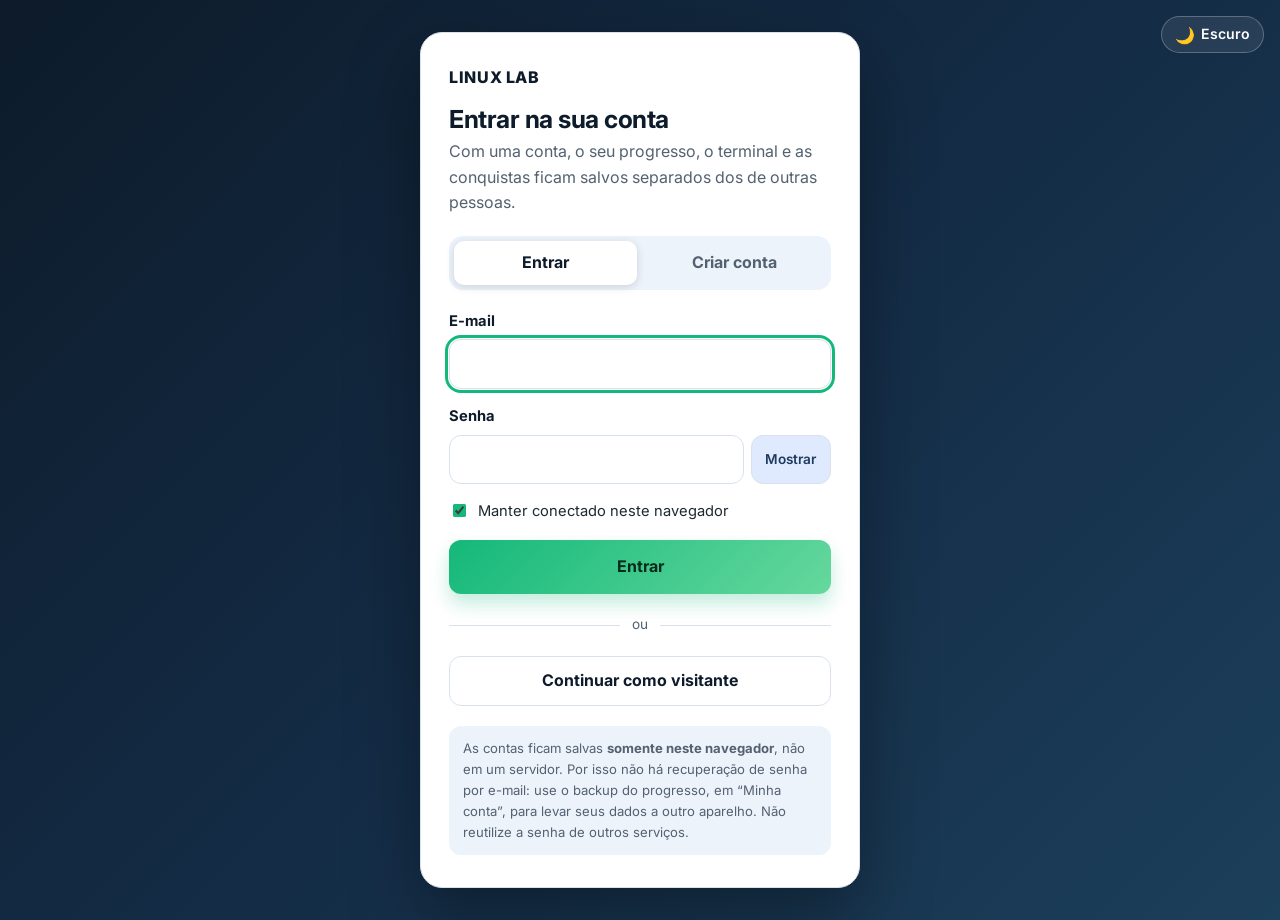
<file: index.html>
<!DOCTYPE html>
<html lang="pt-BR">
  <head>
    <meta charset="UTF-8" />
    <meta name="viewport" content="width=device-width, initial-scale=1.0" />
    <title>Sistemas Operacionais: primeiros passos no Linux · Linux Lab</title>
    <meta
      name="description"
      content="Página educacional para aula introdutória de sistemas operacionais com foco em Linux: conceitos, diretórios, comandos, permissões e terminal simulado."
    />
    <meta name="theme-color" content="#0d1b2a" />

    <meta property="og:type" content="website" />
    <meta property="og:locale" content="pt_BR" />
    <meta property="og:site_name" content="Linux Lab" />
    <meta property="og:title" content="Sistemas Operacionais: primeiros passos no Linux" />
    <meta
      property="og:description"
      content="Aula interativa com terminal simulado, desafios práticos e quiz sobre Linux."
    />
    <meta name="twitter:card" content="summary" />

    <link
      rel="icon"
      href="data:image/svg+xml,%3Csvg xmlns='http://www.w3.org/2000/svg' viewBox='0 0 64 64'%3E%3Crect width='64' height='64' rx='14' fill='%230d1b2a'/%3E%3Ctext x='10' y='42' font-family='monospace' font-size='28' font-weight='700' fill='%2314b87a'%3E%3E_%3C/text%3E%3C/svg%3E"
    />
    <link rel="preconnect" href="https://fonts.googleapis.com" />
    <link rel="preconnect" href="https://fonts.gstatic.com" crossorigin />
    <link
      href="https://fonts.googleapis.com/css2?family=JetBrains+Mono:wght@400;500;700&family=Inter:wght@400;500;600;700;800&display=swap"
      rel="stylesheet"
    />
    <script src="js/auth.js"></script>
    <script src="js/tema.js"></script>
    <link rel="stylesheet" href="css/estilos.css" />
    <link rel="stylesheet" href="css/tema-escuro.css" />
    <link rel="stylesheet" href="css/conta.css" />
  </head>
  <body>
    <a class="skip-link" href="#conteudo">Pular para o conteúdo</a>

    <header class="topbar">
      <nav class="nav container" aria-label="Navegação principal">
        <a href="index.html" class="brand">
          Linux Lab
          <span id="headerProgress" class="brand-progress" title="Progresso da aula">0%</span>
        </a>
        <ul class="menu" id="mainMenu">
          <li><a href="videoaula.html">Videoaula</a></li>
          <li><a href="modulo-1.html">Sistema operacional</a></li>
          <li><a href="modulo-2.html">Linux</a></li>
          <li><a href="modulo-3.html">Arquivos</a></li>
          <li><a href="modulo-4.html">Comandos</a></li>
          <li><a href="modulo-5.html">Permissões</a></li>
          <li><a href="modulo-6.html">Prática</a></li>
          <li><a href="modulo-7.html">Carreira</a></li>
          <li><a href="glossario.html">Glossário</a></li>
          <li><a href="criador.html">Criador</a></li>
        </ul>
        <div class="nav-tools">
          <button id="themeToggle" class="theme-toggle" type="button" aria-pressed="false" aria-label="Mudar para o modo escuro">
            <span class="theme-icon" aria-hidden="true">🌙</span>
            <span class="theme-label">Escuro</span>
          </button>
          <button
            class="menu-toggle"
            type="button"
            aria-label="Abrir menu"
            aria-expanded="false"
            aria-controls="mainMenu"
          >☰</button>
        </div>
      </nav>
      <div class="progress-track" aria-hidden="true">
        <span id="progressBar" class="progress-bar"></span>
      </div>
    </header>

    <noscript>
      <p class="noscript-banner">
        Esta aula usa JavaScript para o terminal, o quiz e o acompanhamento do progresso.
        Ative o JavaScript no navegador para usar todos os recursos.
      </p>
    </noscript>

    <main id="conteudo" tabindex="-1">
      <section id="apresentacao" class="section hero">
        <div class="container hero-inner">
          <div class="hero-copy">
            <p class="eyebrow">Aula 1 · Fundamentos de Linux</p>
            <h1>Sistemas Operacionais: primeiros passos no Linux</h1>
            <p class="lead">
              Nesta aula, você entenderá como um sistema operacional organiza recursos,
              facilita a comunicação entre pessoas, programas e hardware e prepara o caminho
              para explorar o terminal com autonomia.
            </p>

            <div class="learning-goals">
              <h2>Objetivos de aprendizagem</h2>
              <ul>
                <li>Entender o papel do sistema operacional.</li>
                <li>Conhecer a origem, a estrutura e as distribuições do Linux.</li>
                <li>Navegar por diretórios e usar os comandos básicos do terminal.</li>
                <li>Ler e alterar permissões de arquivos com <code>chmod</code>.</li>
                <li>Aplicar tudo em um dia de trabalho simulado, no modo carreira.</li>
              </ul>
            </div>

            <div class="cta-row">
              <a href="videoaula.html" class="primary-btn" id="heroStart">Começar a aula</a>
              <a href="modulo-6.html" class="secondary-btn">Ir para prática</a>
            </div>
          </div>

          <aside class="hero-side" aria-label="Seu progresso">
            <div class="course-progress-card">
              <div class="course-progress-head">
                <span class="goal-label">Progresso da aula</span>
                <strong id="courseProgressPercent" class="course-progress-percent">0%</strong>
              </div>
              <div
                id="courseProgressBar"
                class="course-progress-track"
                role="progressbar"
                aria-label="Progresso da aula"
                aria-valuemin="0"
                aria-valuemax="100"
                aria-valuenow="0"
              >
                <span id="courseProgressFill" class="course-progress-fill"></span>
              </div>
              <small id="courseProgressText">0 objetivos concluídos</small>
              <a id="courseNextStep" class="course-next" href="videoaula.html">Começar a aula</a>
              <details class="course-checklist">
                <summary>Ver todos os objetivos</summary>
                <ol id="courseChecklist"></ol>
              </details>
            </div>
          </aside>
        </div>
      </section>

      <section id="modulos" class="section alt-bg" aria-labelledby="modulos-titulo">
        <div class="container">
          <div class="section-heading">
            <p class="eyebrow">Módulos da aula</p>
            <h2 id="modulos-titulo">Estrutura da aula e progresso</h2>
            <p class="section-intro">
              Cada módulo é uma página, com objetivos: estudar por 15 minutos e praticar no terminal. O progresso só avança
              quando você realmente cumpre cada objetivo, e fica salvo neste navegador.
            </p>
          </div>

          <div class="module-grid">
            <a class="module-card" href="videoaula.html" data-module="videoaula">
              <span class="module-number">Abertura</span>
              <h3>Videoaula</h3>
              <p>Fundamentos do Linux: primeiros passos, com narração, legendas e demonstrações.</p>
              <span class="module-status">Próximo</span>
            </a>

            <a class="module-card" href="modulo-1.html" data-module="sistema-operacional">
              <span class="module-number">Módulo 1</span>
              <h3>Sistema operacional</h3>
              <p>O que é, para que serve e como ele conversa com o hardware.</p>
              <span class="module-status">Próximo</span>
            </a>

            <a class="module-card" href="modulo-2.html" data-module="linux">
              <span class="module-number">Módulo 2</span>
              <h3>Conhecendo o Linux</h3>
              <p>História, software livre, kernel, shell e distribuições.</p>
              <span class="module-status">Próximo</span>
            </a>

            <a class="module-card" href="modulo-3.html" data-module="arquivos">
              <span class="module-number">Módulo 3</span>
              <h3>Arquivos e diretórios</h3>
              <p>A árvore de pastas do Linux e os caminhos absolutos e relativos.</p>
              <span class="module-status">Próximo</span>
            </a>

            <a class="module-card" href="modulo-4.html" data-module="comandos">
              <span class="module-number">Módulo 4</span>
              <h3>Comandos do terminal</h3>
              <p>Navegar, criar, copiar, mover e apagar, além de pedir ajuda ao sistema.</p>
              <span class="module-status">Próximo</span>
            </a>

            <a class="module-card" href="modulo-5.html" data-module="usuarios">
              <span class="module-number">Módulo 5</span>
              <h3>Usuários e permissões</h3>
              <p>Dono, grupo e outros; <code>rwx</code>, <code>chmod</code> e <code>sudo</code>.</p>
              <span class="module-status">Próximo</span>
            </a>

            <a class="module-card" href="modulo-6.html" data-module="pratique">
              <span class="module-number">Módulo 6</span>
              <h3>Prática e revisão</h3>
              <p>Atividade guiada, missões do dia a dia e quiz de revisão.</p>
              <span class="module-status">Próximo</span>
            </a>

            <a class="module-card module-card-game" href="modulo-7.html" data-module="carreira">
              <span class="module-number">Módulo 7 · Jogo</span>
              <h3>Modo carreira</h3>
              <p>Viva um dia de trabalho na TechNova: cumpra tarefas, ganhe XP e suba de cargo.</p>
              <span class="module-status">Próximo</span>
            </a>
          </div>
        </div>
      </section>
    </main>

    <footer class="site-footer">
      <div class="container footer-inner">
        <div>
          <p class="footer-brand">Linux Lab</p>
          <p>Aula 1 · Sistemas Operacionais: primeiros passos no Linux. Material educacional.</p>
          <p>Criado por <a href="criador.html">Henrique de Carvalho Tanaka</a>.</p>
        </div>
        <div>
          <p class="footer-title">Próxima aula</p>
          <p>Aula 2 · Processos, instalação de programas e redirecionamentos (em breve).</p>
        </div>
        <div>
          <p class="footer-title">Seu progresso</p>
          <p>Fica salvo apenas neste navegador.</p>
          <button type="button" id="clearProgress" class="footer-btn">Apagar meu progresso</button>
        </div>
      </div>
      <div class="container footer-bottom">
        <a href="#conteudo">↑ Voltar ao topo</a>
        <a href="glossario.html">Glossário</a>
      </div>
    </footer>

    <div class="career-toasts" id="careerToasts" role="status" aria-live="polite"></div>

    <script src="js/nucleo.js"></script>
    <script src="js/videoaula.js"></script>
    <script src="js/quiz.js"></script>
    <script src="js/terminal-arquivos.js"></script>
    <script src="js/terminal-comandos.js"></script>
    <script src="js/terminal-interface.js"></script>
    <script src="js/permissoes.js"></script>
    <script src="js/carreira.js"></script>
    <script src="js/progresso.js"></script>
    <script src="js/usuario.js"></script>
    <script src="js/inicio.js"></script>
  </body>
</html>
</file>
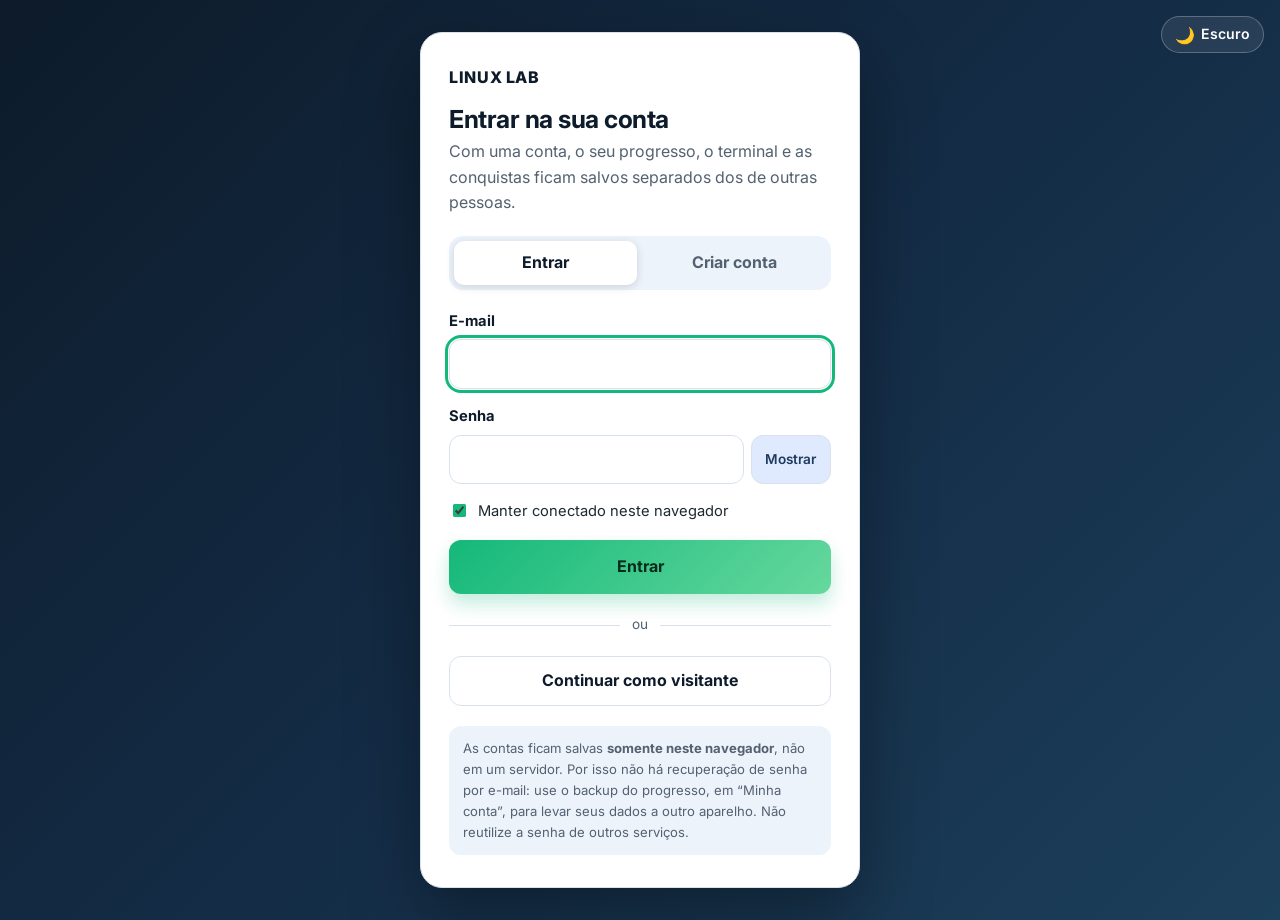
<file: conta.html>
<!DOCTYPE html>
<html lang="pt-BR">
  <head>
    <meta charset="UTF-8" />
    <meta name="viewport" content="width=device-width, initial-scale=1.0" />
    <title>Minha conta · Linux Lab</title>
    <meta
      name="description"
      content="Gerencie sua conta no Linux Lab: nome, senha e backup do progresso."
    />
    <meta name="theme-color" content="#0d1b2a" />

    <meta property="og:type" content="website" />
    <meta property="og:locale" content="pt_BR" />
    <meta property="og:site_name" content="Linux Lab" />
    <meta property="og:title" content="Minha conta" />
    <meta
      property="og:description"
      content="Aula interativa com terminal simulado, desafios práticos e quiz sobre Linux."
    />
    <meta name="twitter:card" content="summary" />

    <link
      rel="icon"
      href="data:image/svg+xml,%3Csvg xmlns='http://www.w3.org/2000/svg' viewBox='0 0 64 64'%3E%3Crect width='64' height='64' rx='14' fill='%230d1b2a'/%3E%3Ctext x='10' y='42' font-family='monospace' font-size='28' font-weight='700' fill='%2314b87a'%3E%3E_%3C/text%3E%3C/svg%3E"
    />
    <link rel="preconnect" href="https://fonts.googleapis.com" />
    <link rel="preconnect" href="https://fonts.gstatic.com" crossorigin />
    <link
      href="https://fonts.googleapis.com/css2?family=JetBrains+Mono:wght@400;500;700&family=Inter:wght@400;500;600;700;800&display=swap"
      rel="stylesheet"
    />
    <script src="js/auth.js"></script>
    <script src="js/tema.js"></script>
    <link rel="stylesheet" href="css/estilos.css" />
    <link rel="stylesheet" href="css/tema-escuro.css" />
    <link rel="stylesheet" href="css/conta.css" />
  </head>
  <body>
    <a class="skip-link" href="#conteudo">Pular para o conteúdo</a>

    <header class="topbar">
      <nav class="nav container" aria-label="Navegação principal">
        <a href="index.html" class="brand">
          Linux Lab
          <span id="headerProgress" class="brand-progress" title="Progresso da aula">0%</span>
        </a>
        <ul class="menu" id="mainMenu">
          <li><a href="videoaula.html">Videoaula</a></li>
          <li><a href="modulo-1.html">Sistema operacional</a></li>
          <li><a href="modulo-2.html">Linux</a></li>
          <li><a href="modulo-3.html">Arquivos</a></li>
          <li><a href="modulo-4.html">Comandos</a></li>
          <li><a href="modulo-5.html">Permissões</a></li>
          <li><a href="modulo-6.html">Prática</a></li>
          <li><a href="modulo-7.html">Carreira</a></li>
          <li><a href="glossario.html">Glossário</a></li>
          <li><a href="criador.html">Criador</a></li>
        </ul>
        <div class="nav-tools">
          <button id="themeToggle" class="theme-toggle" type="button" aria-pressed="false" aria-label="Mudar para o modo escuro">
            <span class="theme-icon" aria-hidden="true">🌙</span>
            <span class="theme-label">Escuro</span>
          </button>
          <button
            class="menu-toggle"
            type="button"
            aria-label="Abrir menu"
            aria-expanded="false"
            aria-controls="mainMenu"
          >☰</button>
        </div>
      </nav>
      <div class="progress-track" aria-hidden="true">
        <span id="progressBar" class="progress-bar"></span>
      </div>
    </header>

    <noscript>
      <p class="noscript-banner">
        Esta aula usa JavaScript para o terminal, o quiz e o acompanhamento do progresso.
        Ative o JavaScript no navegador para usar todos os recursos.
      </p>
    </noscript>

    <main id="conteudo" tabindex="-1">
      <section id="conta" class="section">
        <div class="container">
          <div class="section-heading">
            <p class="eyebrow">Minha conta</p>
            <h2>Seus dados e seu progresso</h2>
          </div>

          <div id="areaVisitante" class="conta-card" hidden>
            <h2>Você está como visitante</h2>
            <p>
              O progresso de visitante fica salvo neste navegador, mas não pertence a nenhuma conta. Crie uma conta para
              manter o seu progresso separado e poder fazer backup.
            </p>
            <div class="conta-acoes">
              <a class="primary-btn" href="login.html?criar=1">Criar uma conta</a>
              <a class="btn-ghost" href="login.html">Entrar</a>
            </div>
          </div>

          <div id="areaConta" class="conta-grid" hidden>
            <div class="conta-card conta-card--wide">
              <div class="conta-resumo">
                <span class="conta-avatar" aria-hidden="true">👤</span>
                <dl>
                  <div><dt>Nome</dt><dd id="contaNome"></dd></div>
                  <div><dt>E-mail</dt><dd id="contaEmail"></dd></div>
                  <div><dt>Conta criada em</dt><dd id="contaDesde"></dd></div>
                </dl>
                <div class="conta-acoes"><button id="btnSair" class="btn-ghost" type="button">Sair da conta</button></div>
              </div>
            </div>

            <form id="formPerfil" class="conta-card" novalidate>
              <h2>Perfil</h2>
              <p>Como o seu nome aparece na plataforma.</p>
              <div class="auth-field">
                <label for="perfilNome">Nome</label>
                <input id="perfilNome" type="text" maxlength="60" autocomplete="name" required />
              </div>
              <p id="msgPerfil" class="auth-msg" role="status" hidden></p>
              <button type="submit" class="primary-btn">Salvar nome</button>
            </form>

            <form id="formSenha" class="conta-card" novalidate>
              <h2>Alterar senha</h2>
              <p>Pelo menos 8 caracteres, com letras e números.</p>
              <div class="auth-field">
                <label for="senhaAtual">Senha atual</label>
                <input id="senhaAtual" type="password" autocomplete="current-password" required />
              </div>
              <div class="auth-field">
                <label for="senhaNova">Nova senha</label>
                <input id="senhaNova" type="password" autocomplete="new-password" required />
              </div>
              <div class="auth-field">
                <label for="senhaConfirma">Repita a nova senha</label>
                <input id="senhaConfirma" type="password" autocomplete="new-password" required />
              </div>
              <p id="msgSenha" class="auth-msg" role="status" hidden></p>
              <button type="submit" class="primary-btn">Alterar senha</button>
            </form>

            <div class="conta-card conta-card--wide">
              <h2>Backup do progresso</h2>
              <p>
                Como a conta fica salva só neste navegador, baixe um backup para guardar seu progresso ou levá-lo a outro
                computador. Para restaurar, entre na conta no outro aparelho e importe o arquivo.
              </p>
              <p id="msgBackup" class="auth-msg" role="status" hidden></p>
              <div class="conta-acoes">
                <button id="btnExportar" class="primary-btn" type="button">Baixar backup</button>
                <label class="btn-ghost" for="arquivoImportar">Importar backup…</label>
                <input id="arquivoImportar" type="file" accept="application/json,.json" hidden />
              </div>
            </div>

            <form id="formExcluir" class="conta-card conta-card--wide conta-card--perigo" novalidate>
              <h2>Excluir conta</h2>
              <p>Apaga a conta e todo o progresso dela deste navegador. Não dá para desfazer.</p>
              <div class="auth-field">
                <label for="excluirSenha">Confirme com a sua senha</label>
                <input id="excluirSenha" type="password" autocomplete="current-password" required />
              </div>
              <label class="auth-check"><input id="excluirConfirma" type="checkbox" /> Entendo que o progresso será apagado para sempre</label>
              <p id="msgExcluir" class="auth-msg" role="alert" hidden></p>
              <button type="submit" class="btn-danger">Excluir minha conta</button>
            </form>
          </div>
        </div>
      </section>
    </main>

    <footer class="site-footer">
      <div class="container footer-inner">
        <div>
          <p class="footer-brand">Linux Lab</p>
          <p>Aula 1 · Sistemas Operacionais: primeiros passos no Linux. Material educacional.</p>
          <p>Criado por <a href="criador.html">Henrique de Carvalho Tanaka</a>.</p>
        </div>
        <div>
          <p class="footer-title">Próxima aula</p>
          <p>Aula 2 · Processos, instalação de programas e redirecionamentos (em breve).</p>
        </div>
        <div>
          <p class="footer-title">Seu progresso</p>
          <p>Fica salvo apenas neste navegador.</p>
          <button type="button" id="clearProgress" class="footer-btn">Apagar meu progresso</button>
        </div>
      </div>
      <div class="container footer-bottom">
        <a href="#conteudo">↑ Voltar ao topo</a>
        <a href="glossario.html">Glossário</a>
      </div>
    </footer>

    <div class="career-toasts" id="careerToasts" role="status" aria-live="polite"></div>

    <script src="js/nucleo.js"></script>
    <script src="js/videoaula.js"></script>
    <script src="js/quiz.js"></script>
    <script src="js/terminal-arquivos.js"></script>
    <script src="js/terminal-comandos.js"></script>
    <script src="js/terminal-interface.js"></script>
    <script src="js/permissoes.js"></script>
    <script src="js/carreira.js"></script>
    <script src="js/progresso.js"></script>
    <script src="js/usuario.js"></script>
    <script src="js/inicio.js"></script>
    <script src="js/conta.js"></script>
  </body>
</html>
</file>
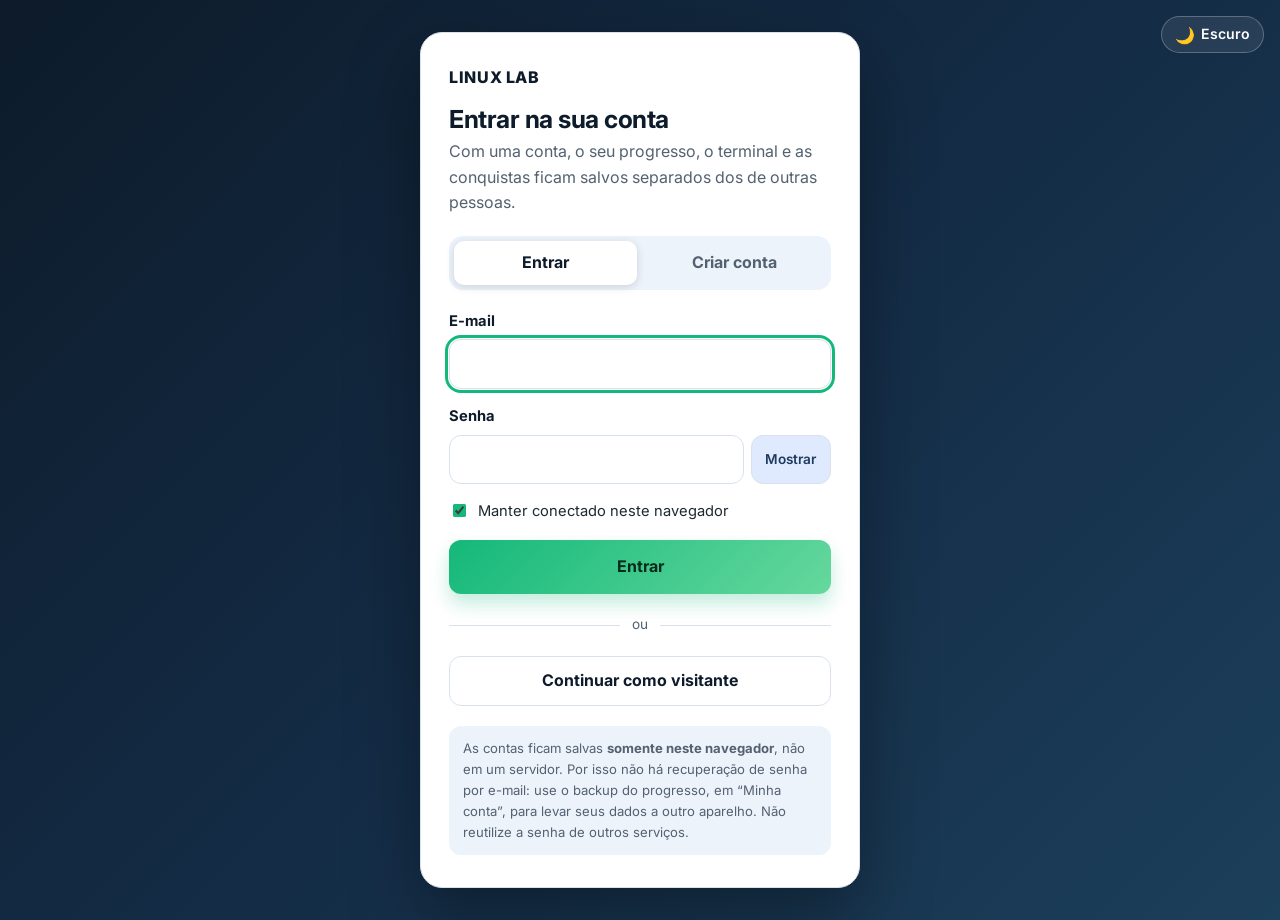
<file: criador.html>
<!DOCTYPE html>
<html lang="pt-BR">
  <head>
    <meta charset="UTF-8" />
    <meta name="viewport" content="width=device-width, initial-scale=1.0" />
    <title>Criador · Linux Lab</title>
    <meta
      name="description"
      content="Conheça o criador do Linux Lab, Henrique de Carvalho Tanaka."
    />
    <meta name="theme-color" content="#0d1b2a" />

    <meta property="og:type" content="website" />
    <meta property="og:locale" content="pt_BR" />
    <meta property="og:site_name" content="Linux Lab" />
    <meta property="og:title" content="Criador do Linux Lab" />
    <meta
      property="og:description"
      content="Aula interativa com terminal simulado, desafios práticos e quiz sobre Linux."
    />
    <meta name="twitter:card" content="summary" />

    <link
      rel="icon"
      href="data:image/svg+xml,%3Csvg xmlns='http://www.w3.org/2000/svg' viewBox='0 0 64 64'%3E%3Crect width='64' height='64' rx='14' fill='%230d1b2a'/%3E%3Ctext x='10' y='42' font-family='monospace' font-size='28' font-weight='700' fill='%2314b87a'%3E%3E_%3C/text%3E%3C/svg%3E"
    />
    <link rel="preconnect" href="https://fonts.googleapis.com" />
    <link rel="preconnect" href="https://fonts.gstatic.com" crossorigin />
    <link
      href="https://fonts.googleapis.com/css2?family=JetBrains+Mono:wght@400;500;700&family=Inter:wght@400;500;600;700;800&display=swap"
      rel="stylesheet"
    />
    <script src="js/auth.js"></script>
    <script src="js/tema.js"></script>
    <link rel="stylesheet" href="css/estilos.css" />
    <link rel="stylesheet" href="css/tema-escuro.css" />
    <link rel="stylesheet" href="css/conta.css" />
  </head>
  <body>
    <a class="skip-link" href="#conteudo">Pular para o conteúdo</a>

    <header class="topbar">
      <nav class="nav container" aria-label="Navegação principal">
        <a href="index.html" class="brand">
          Linux Lab
          <span id="headerProgress" class="brand-progress" title="Progresso da aula">0%</span>
        </a>
        <ul class="menu" id="mainMenu">
          <li><a href="videoaula.html">Videoaula</a></li>
          <li><a href="modulo-1.html">Sistema operacional</a></li>
          <li><a href="modulo-2.html">Linux</a></li>
          <li><a href="modulo-3.html">Arquivos</a></li>
          <li><a href="modulo-4.html">Comandos</a></li>
          <li><a href="modulo-5.html">Permissões</a></li>
          <li><a href="modulo-6.html">Prática</a></li>
          <li><a href="modulo-7.html">Carreira</a></li>
          <li><a href="glossario.html">Glossário</a></li>
          <li><a href="criador.html">Criador</a></li>
        </ul>
        <div class="nav-tools">
          <button id="themeToggle" class="theme-toggle" type="button" aria-pressed="false" aria-label="Mudar para o modo escuro">
            <span class="theme-icon" aria-hidden="true">🌙</span>
            <span class="theme-label">Escuro</span>
          </button>
          <button
            class="menu-toggle"
            type="button"
            aria-label="Abrir menu"
            aria-expanded="false"
            aria-controls="mainMenu"
          >☰</button>
        </div>
      </nav>
      <div class="progress-track" aria-hidden="true">
        <span id="progressBar" class="progress-bar"></span>
      </div>
    </header>

    <noscript>
      <p class="noscript-banner">
        Esta aula usa JavaScript para o terminal, o quiz e o acompanhamento do progresso.
        Ative o JavaScript no navegador para usar todos os recursos.
      </p>
    </noscript>

    <main id="conteudo" tabindex="-1">
      <section id="criador" class="section">
        <div class="container">
          <div class="section-heading">
            <p class="eyebrow">Criador</p>
            <h2>Quem fez o Linux Lab</h2>
          </div>

          <article class="criador-card" aria-labelledby="criador-nome">
            <span class="criador-avatar" aria-hidden="true">HT</span>
            <div class="criador-info">
              <p class="criador-papel">Criador do Linux Lab</p>
              <h3 id="criador-nome" class="criador-nome">Henrique de Carvalho Tanaka</h3>
              <p>Criador e autor do Linux Lab, uma plataforma interativa para aprender os primeiros passos no Linux.</p>
              <a
                class="linkedin-btn"
                href="https://www.linkedin.com/in/henriquedecarvalhotanaka/"
                target="_blank"
                rel="noopener noreferrer"
              >
                <span class="linkedin-logo" aria-hidden="true">in</span>
                Ver perfil no LinkedIn
                <span class="visually-hidden">(abre em outra aba)</span>
              </a>
            </div>
          </article>

          <div class="text-card criador-projeto">
            <h3>Sobre o projeto</h3>
            <p>O Linux Lab reúne, em um só lugar, o que um iniciante precisa para dar os primeiros passos no Linux:</p>
            <ul class="check-list">
              <li><strong>Videoaula narrada</strong> com demonstrações no Ubuntu e no terminal.</li>
              <li><strong>Módulos</strong> sobre sistema operacional, arquivos, comandos e permissões.</li>
              <li><strong>Terminal simulado</strong> para praticar sem instalar nada.</li>
              <li><strong>Quiz e modo carreira</strong> para fixar o conteúdo.</li>
            </ul>
          </div>
        </div>
      </section>

      <nav class="pager" aria-label="Navegação">
        <div class="container pager-inner">
          <a class="pager-link pager-prev" href="glossario.html"><small>← Anterior</small><strong>Glossário</strong></a>
          <a class="pager-link pager-next" href="index.html"><small>Voltar</small><strong>Início da aula</strong></a>
        </div>
      </nav>
    </main>

    <footer class="site-footer">
      <div class="container footer-inner">
        <div>
          <p class="footer-brand">Linux Lab</p>
          <p>Aula 1 · Sistemas Operacionais: primeiros passos no Linux. Material educacional.</p>
          <p>Criado por <a href="criador.html">Henrique de Carvalho Tanaka</a>.</p>
        </div>
        <div>
          <p class="footer-title">Próxima aula</p>
          <p>Aula 2 · Processos, instalação de programas e redirecionamentos (em breve).</p>
        </div>
        <div>
          <p class="footer-title">Seu progresso</p>
          <p>Fica salvo apenas neste navegador.</p>
          <button type="button" id="clearProgress" class="footer-btn">Apagar meu progresso</button>
        </div>
      </div>
      <div class="container footer-bottom">
        <a href="#conteudo">↑ Voltar ao topo</a>
        <a href="glossario.html">Glossário</a>
      </div>
    </footer>

    <div class="career-toasts" id="careerToasts" role="status" aria-live="polite"></div>

    <script src="js/nucleo.js"></script>
    <script src="js/videoaula.js"></script>
    <script src="js/quiz.js"></script>
    <script src="js/terminal-arquivos.js"></script>
    <script src="js/terminal-comandos.js"></script>
    <script src="js/terminal-interface.js"></script>
    <script src="js/permissoes.js"></script>
    <script src="js/carreira.js"></script>
    <script src="js/progresso.js"></script>
    <script src="js/usuario.js"></script>
    <script src="js/inicio.js"></script>
  </body>
</html>
</file>
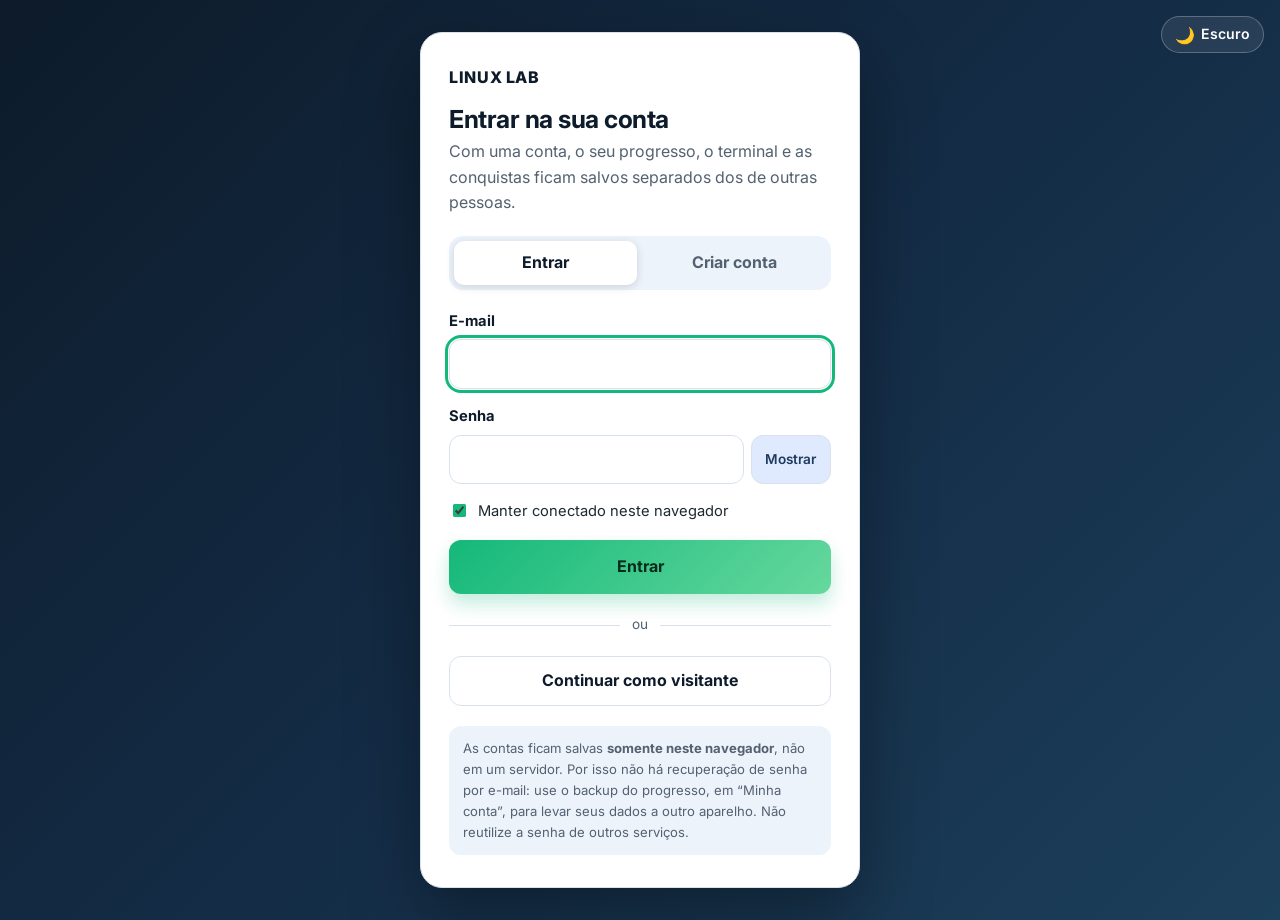
<file: glossario.html>
<!DOCTYPE html>
<html lang="pt-BR">
  <head>
    <meta charset="UTF-8" />
    <meta name="viewport" content="width=device-width, initial-scale=1.0" />
    <title>Glossário · Linux Lab</title>
    <meta
      name="description"
      content="Glossário de termos de Linux: kernel, shell, terminal, permissões e mais."
    />
    <meta name="theme-color" content="#0d1b2a" />

    <meta property="og:type" content="website" />
    <meta property="og:locale" content="pt_BR" />
    <meta property="og:site_name" content="Linux Lab" />
    <meta property="og:title" content="Glossário" />
    <meta
      property="og:description"
      content="Aula interativa com terminal simulado, desafios práticos e quiz sobre Linux."
    />
    <meta name="twitter:card" content="summary" />

    <link
      rel="icon"
      href="data:image/svg+xml,%3Csvg xmlns='http://www.w3.org/2000/svg' viewBox='0 0 64 64'%3E%3Crect width='64' height='64' rx='14' fill='%230d1b2a'/%3E%3Ctext x='10' y='42' font-family='monospace' font-size='28' font-weight='700' fill='%2314b87a'%3E%3E_%3C/text%3E%3C/svg%3E"
    />
    <link rel="preconnect" href="https://fonts.googleapis.com" />
    <link rel="preconnect" href="https://fonts.gstatic.com" crossorigin />
    <link
      href="https://fonts.googleapis.com/css2?family=JetBrains+Mono:wght@400;500;700&family=Inter:wght@400;500;600;700;800&display=swap"
      rel="stylesheet"
    />
    <script src="js/auth.js"></script>
    <script src="js/tema.js"></script>
    <link rel="stylesheet" href="css/estilos.css" />
    <link rel="stylesheet" href="css/tema-escuro.css" />
    <link rel="stylesheet" href="css/conta.css" />
  </head>
  <body>
    <a class="skip-link" href="#conteudo">Pular para o conteúdo</a>

    <header class="topbar">
      <nav class="nav container" aria-label="Navegação principal">
        <a href="index.html" class="brand">
          Linux Lab
          <span id="headerProgress" class="brand-progress" title="Progresso da aula">0%</span>
        </a>
        <ul class="menu" id="mainMenu">
          <li><a href="videoaula.html">Videoaula</a></li>
          <li><a href="modulo-1.html">Sistema operacional</a></li>
          <li><a href="modulo-2.html">Linux</a></li>
          <li><a href="modulo-3.html">Arquivos</a></li>
          <li><a href="modulo-4.html">Comandos</a></li>
          <li><a href="modulo-5.html">Permissões</a></li>
          <li><a href="modulo-6.html">Prática</a></li>
          <li><a href="modulo-7.html">Carreira</a></li>
          <li><a href="glossario.html">Glossário</a></li>
          <li><a href="criador.html">Criador</a></li>
        </ul>
        <div class="nav-tools">
          <button id="themeToggle" class="theme-toggle" type="button" aria-pressed="false" aria-label="Mudar para o modo escuro">
            <span class="theme-icon" aria-hidden="true">🌙</span>
            <span class="theme-label">Escuro</span>
          </button>
          <button
            class="menu-toggle"
            type="button"
            aria-label="Abrir menu"
            aria-expanded="false"
            aria-controls="mainMenu"
          >☰</button>
        </div>
      </nav>
      <div class="progress-track" aria-hidden="true">
        <span id="progressBar" class="progress-bar"></span>
      </div>
    </header>

    <noscript>
      <p class="noscript-banner">
        Esta aula usa JavaScript para o terminal, o quiz e o acompanhamento do progresso.
        Ative o JavaScript no navegador para usar todos os recursos.
      </p>
    </noscript>

    <main id="conteudo" tabindex="-1">
      <section id="glossario" class="section alt-bg">
        <div class="container">
          <div class="section-heading">
            <p class="eyebrow">Consulta rápida</p>
            <h2>Glossário</h2>
          </div>

          <dl class="glossary">
            <div><dt>Kernel</dt><dd>Núcleo do sistema operacional; controla hardware, memória e processos.</dd></div>
            <div><dt>Shell</dt><dd>Programa que interpreta os comandos digitados. O mais comum é o <code>bash</code>.</dd></div>
            <div><dt>Terminal</dt><dd>Janela onde você conversa com o shell digitando comandos.</dd></div>
            <div><dt>Prompt</dt><dd>Texto antes do cursor, como <code>aluno@ubuntu:~$</code>: usuário, máquina e pasta atual.</dd></div>
            <div><dt>Distribuição</dt><dd>Pacote completo de Linux: kernel + programas + instalador. Ex.: Ubuntu.</dd></div>
            <div><dt>Diretório</dt><dd>O mesmo que pasta.</dd></div>
            <div><dt>Raiz (<code>/</code>)</dt><dd>Diretório inicial de onde partem todos os outros.</dd></div>
            <div><dt>Caminho absoluto</dt><dd>Endereço completo a partir da raiz, como <code>/home/aluno</code>.</dd></div>
            <div><dt>Caminho relativo</dt><dd>Endereço a partir da pasta atual, como <code>../Documentos</code>.</dd></div>
            <div><dt>root</dt><dd>Usuário administrador, com acesso total ao sistema.</dd></div>
            <div><dt><code>sudo</code></dt><dd>Executa um comando com privilégios de administrador.</dd></div>
            <div><dt>Permissão</dt><dd>Regra que define quem pode ler (r), escrever (w) ou executar (x).</dd></div>
            <div><dt>Software livre</dt><dd>Programa que pode ser usado, estudado, modificado e distribuído por qualquer pessoa.</dd></div>
          </dl>
        </div>
      </section>

      <nav class="pager" aria-label="Navegação">
        <div class="container pager-inner">
          <a class="pager-link pager-prev" href="modulo-7.html"><small>← Anterior</small><strong>Módulo 7 · Modo carreira</strong></a>
          <a class="pager-link pager-next" href="criador.html"><small>Próximo →</small><strong>Criador</strong></a>
        </div>
      </nav>
    </main>

    <footer class="site-footer">
      <div class="container footer-inner">
        <div>
          <p class="footer-brand">Linux Lab</p>
          <p>Aula 1 · Sistemas Operacionais: primeiros passos no Linux. Material educacional.</p>
          <p>Criado por <a href="criador.html">Henrique de Carvalho Tanaka</a>.</p>
        </div>
        <div>
          <p class="footer-title">Próxima aula</p>
          <p>Aula 2 · Processos, instalação de programas e redirecionamentos (em breve).</p>
        </div>
        <div>
          <p class="footer-title">Seu progresso</p>
          <p>Fica salvo apenas neste navegador.</p>
          <button type="button" id="clearProgress" class="footer-btn">Apagar meu progresso</button>
        </div>
      </div>
      <div class="container footer-bottom">
        <a href="#conteudo">↑ Voltar ao topo</a>
        <a href="glossario.html">Glossário</a>
      </div>
    </footer>

    <div class="career-toasts" id="careerToasts" role="status" aria-live="polite"></div>

    <script src="js/nucleo.js"></script>
    <script src="js/videoaula.js"></script>
    <script src="js/quiz.js"></script>
    <script src="js/terminal-arquivos.js"></script>
    <script src="js/terminal-comandos.js"></script>
    <script src="js/terminal-interface.js"></script>
    <script src="js/permissoes.js"></script>
    <script src="js/carreira.js"></script>
    <script src="js/progresso.js"></script>
    <script src="js/usuario.js"></script>
    <script src="js/inicio.js"></script>
  </body>
</html>
</file>
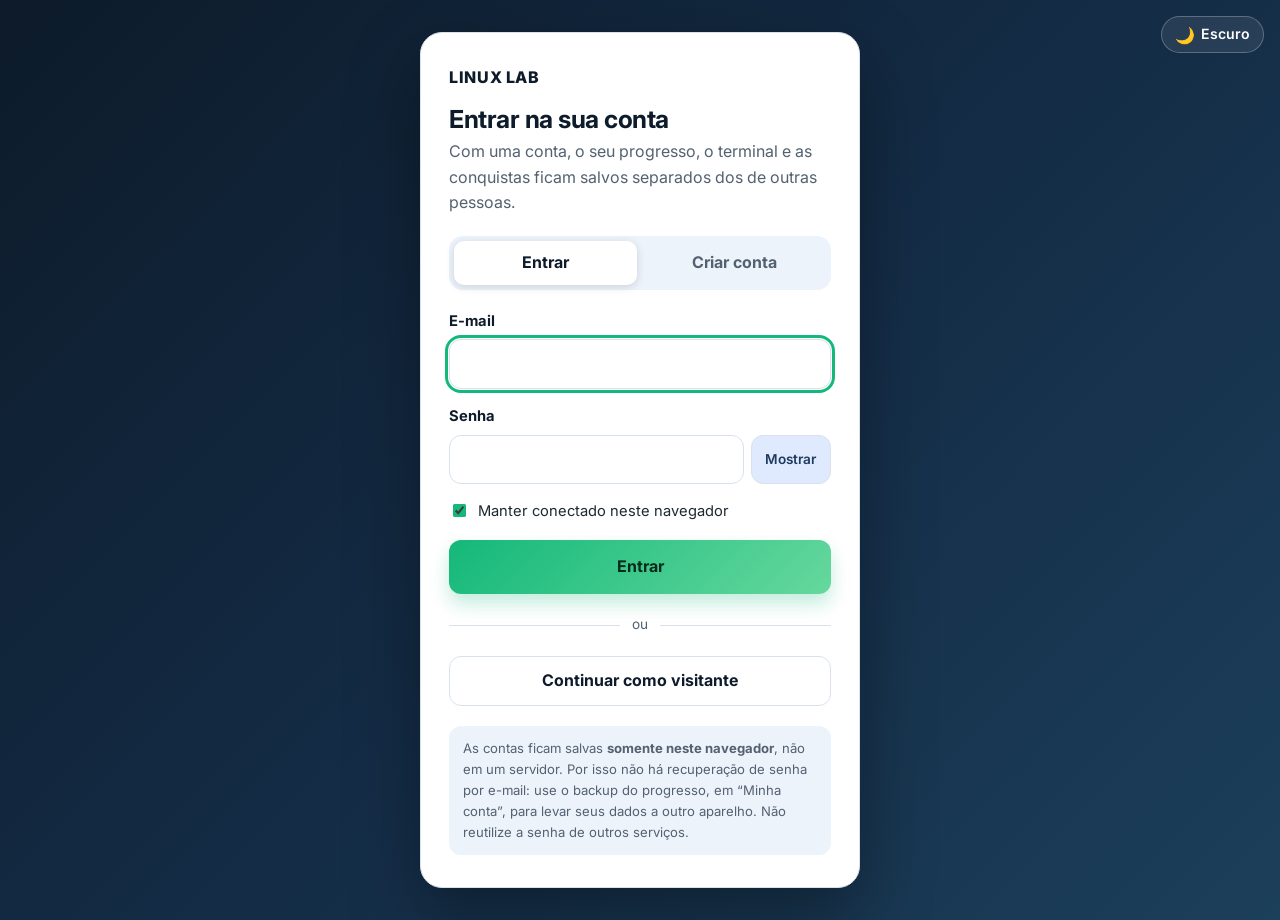
<file: login.html>
<!DOCTYPE html>
<html lang="pt-BR" data-publico>
  <head>
    <meta charset="UTF-8" />
    <meta name="viewport" content="width=device-width, initial-scale=1.0" />
    <title>Entrar · Linux Lab</title>
    <meta name="description" content="Entre ou crie sua conta no Linux Lab para salvar o seu progresso na aula de Linux." />
    <meta name="theme-color" content="#0d1b2a" />
    <link
      rel="icon"
      href="data:image/svg+xml,%3Csvg xmlns='http://www.w3.org/2000/svg' viewBox='0 0 64 64'%3E%3Crect width='64' height='64' rx='14' fill='%230d1b2a'/%3E%3Ctext x='10' y='42' font-family='monospace' font-size='28' font-weight='700' fill='%2314b87a'%3E%3E_%3C/text%3E%3C/svg%3E"
    />
    <link rel="preconnect" href="https://fonts.googleapis.com" />
    <link rel="preconnect" href="https://fonts.gstatic.com" crossorigin />
    <link
      href="https://fonts.googleapis.com/css2?family=JetBrains+Mono:wght@400;500;700&family=Inter:wght@400;500;600;700;800&display=swap"
      rel="stylesheet"
    />
    <script src="js/auth.js"></script>
    <script src="js/tema.js"></script>
    <link rel="stylesheet" href="css/estilos.css" />
    <link rel="stylesheet" href="css/tema-escuro.css" />
    <link rel="stylesheet" href="css/conta.css" />
  </head>
  <body class="login-body">
    <button id="themeToggle" class="theme-toggle login-theme" type="button" aria-pressed="false" aria-label="Mudar para o modo escuro">
      <span class="theme-icon" aria-hidden="true">🌙</span>
      <span class="theme-label">Escuro</span>
    </button>

    <main id="conteudo" class="login-wrap" tabindex="-1">
      <section class="login-card" aria-labelledby="titulo-form">
        <a href="index.html" class="login-brand">Linux Lab</a>
        <h1 id="titulo-form">Entrar na sua conta</h1>
        <p class="login-lead">Com uma conta, o seu progresso, o terminal e as conquistas ficam salvos separados dos de outras pessoas.</p>

        <noscript>
          <p class="auth-msg is-error">O login usa JavaScript. Ative o JavaScript no navegador para entrar.</p>
        </noscript>

        <p id="erroGeral" class="auth-msg is-error" role="alert" hidden></p>

        <div id="jaConectado" hidden>
          <p class="auth-msg is-ok">Você já está conectado como <strong id="jaConectadoNome"></strong>.</p>
          <button id="btnContinuar" class="primary-btn btn-full" type="button">Continuar para a aula</button>
          <div class="login-sep">ou</div>
          <button id="btnTrocar" class="btn-ghost" type="button">Sair e usar outra conta</button>
        </div>

        <div id="formulariosArea">
          <div class="tabs" role="tablist" aria-label="Entrar ou criar conta">
            <button id="tabEntrar" role="tab" type="button" aria-selected="true" aria-controls="formEntrar">Entrar</button>
            <button id="tabCriar" role="tab" type="button" aria-selected="false" aria-controls="formCriar" tabindex="-1">Criar conta</button>
          </div>

          <form id="formEntrar" role="tabpanel" aria-labelledby="tabEntrar" novalidate>
            <div class="auth-field">
              <label for="entrarEmail">E-mail</label>
              <input id="entrarEmail" type="email" autocomplete="email" inputmode="email" required />
            </div>
            <div class="auth-field">
              <label for="entrarSenha">Senha</label>
              <div class="auth-input">
                <input id="entrarSenha" type="password" autocomplete="current-password" required />
                <button type="button" class="toggle-senha" data-alvo="entrarSenha" aria-pressed="false">Mostrar</button>
              </div>
            </div>
            <label class="auth-check"><input id="entrarLembrar" type="checkbox" checked /> Manter conectado neste navegador</label>
            <p id="erroEntrar" class="auth-msg is-error" role="alert" hidden></p>
            <button type="submit" class="primary-btn btn-full">Entrar</button>
          </form>

          <form id="formCriar" role="tabpanel" aria-labelledby="tabCriar" novalidate hidden>
            <div class="auth-field">
              <label for="criarNome">Nome</label>
              <input id="criarNome" type="text" autocomplete="name" maxlength="60" required />
            </div>
            <div class="auth-field">
              <label for="criarEmail">E-mail</label>
              <input id="criarEmail" type="email" autocomplete="email" inputmode="email" required />
            </div>
            <div class="auth-field">
              <label for="criarSenha">Senha</label>
              <div class="auth-input">
                <input id="criarSenha" type="password" autocomplete="new-password" aria-describedby="criarSenhaDica" required />
                <button type="button" class="toggle-senha" data-alvo="criarSenha" aria-pressed="false">Mostrar</button>
              </div>
              <p id="criarSenhaDica" class="auth-hint">Pelo menos 8 caracteres, com letras e números.</p>
              <div class="forca" aria-live="polite">
                <span class="forca-trilho"><span id="forcaBarra" class="forca-barra" data-nivel="0"></span></span>
                <span id="forcaTexto" class="forca-texto"></span>
              </div>
            </div>
            <div class="auth-field">
              <label for="criarConfirma">Repita a senha</label>
              <input id="criarConfirma" type="password" autocomplete="new-password" required />
            </div>
            <label id="migrarArea" class="auth-check" hidden>
              <input id="criarMigrar" type="checkbox" checked /> Trazer para esta conta o progresso que já existe neste navegador
            </label>
            <label class="auth-check"><input id="criarLembrar" type="checkbox" checked /> Manter conectado neste navegador</label>
            <p id="erroCriar" class="auth-msg is-error" role="alert" hidden></p>
            <button type="submit" class="primary-btn btn-full">Criar conta</button>
          </form>

          <div class="login-sep">ou</div>
          <button id="btnVisitante" class="btn-ghost" type="button">Continuar como visitante</button>

          <p class="login-note">
            As contas ficam salvas <strong>somente neste navegador</strong>, não em um servidor. Por isso não há
            recuperação de senha por e-mail: use o backup do progresso, em “Minha conta”, para levar seus dados a outro
            aparelho. Não reutilize a senha de outros serviços.
          </p>
        </div>
      </section>
    </main>

    <script src="js/login.js"></script>
  </body>
</html>
</file>
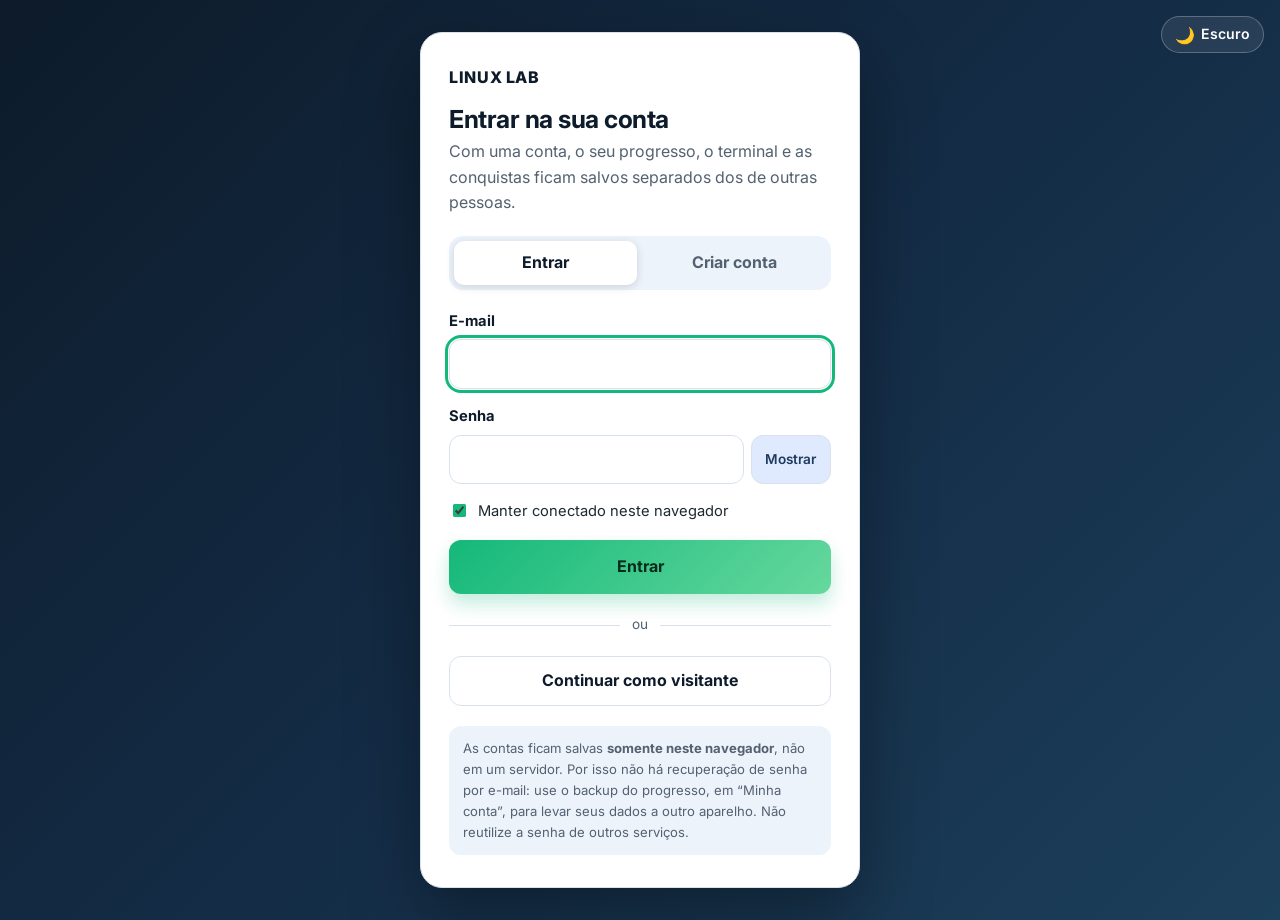
<file: modulo-1.html>
<!DOCTYPE html>
<html lang="pt-BR">
  <head>
    <meta charset="UTF-8" />
    <meta name="viewport" content="width=device-width, initial-scale=1.0" />
    <title>Módulo 1 · Sistema operacional · Linux Lab</title>
    <meta
      name="description"
      content="Módulo 1 da aula de Linux: Sistema operacional."
    />
    <meta name="theme-color" content="#0d1b2a" />

    <meta property="og:type" content="website" />
    <meta property="og:locale" content="pt_BR" />
    <meta property="og:site_name" content="Linux Lab" />
    <meta property="og:title" content="Módulo 1 · Sistema operacional" />
    <meta
      property="og:description"
      content="Aula interativa com terminal simulado, desafios práticos e quiz sobre Linux."
    />
    <meta name="twitter:card" content="summary" />

    <link
      rel="icon"
      href="data:image/svg+xml,%3Csvg xmlns='http://www.w3.org/2000/svg' viewBox='0 0 64 64'%3E%3Crect width='64' height='64' rx='14' fill='%230d1b2a'/%3E%3Ctext x='10' y='42' font-family='monospace' font-size='28' font-weight='700' fill='%2314b87a'%3E%3E_%3C/text%3E%3C/svg%3E"
    />
    <link rel="preconnect" href="https://fonts.googleapis.com" />
    <link rel="preconnect" href="https://fonts.gstatic.com" crossorigin />
    <link
      href="https://fonts.googleapis.com/css2?family=JetBrains+Mono:wght@400;500;700&family=Inter:wght@400;500;600;700;800&display=swap"
      rel="stylesheet"
    />
    <script src="js/auth.js"></script>
    <script src="js/tema.js"></script>
    <link rel="stylesheet" href="css/estilos.css" />
    <link rel="stylesheet" href="css/tema-escuro.css" />
    <link rel="stylesheet" href="css/conta.css" />
  </head>
  <body>
    <a class="skip-link" href="#conteudo">Pular para o conteúdo</a>

    <header class="topbar">
      <nav class="nav container" aria-label="Navegação principal">
        <a href="index.html" class="brand">
          Linux Lab
          <span id="headerProgress" class="brand-progress" title="Progresso da aula">0%</span>
        </a>
        <ul class="menu" id="mainMenu">
          <li><a href="videoaula.html">Videoaula</a></li>
          <li><a href="modulo-1.html">Sistema operacional</a></li>
          <li><a href="modulo-2.html">Linux</a></li>
          <li><a href="modulo-3.html">Arquivos</a></li>
          <li><a href="modulo-4.html">Comandos</a></li>
          <li><a href="modulo-5.html">Permissões</a></li>
          <li><a href="modulo-6.html">Prática</a></li>
          <li><a href="modulo-7.html">Carreira</a></li>
          <li><a href="glossario.html">Glossário</a></li>
          <li><a href="criador.html">Criador</a></li>
        </ul>
        <div class="nav-tools">
          <button id="themeToggle" class="theme-toggle" type="button" aria-pressed="false" aria-label="Mudar para o modo escuro">
            <span class="theme-icon" aria-hidden="true">🌙</span>
            <span class="theme-label">Escuro</span>
          </button>
          <button
            class="menu-toggle"
            type="button"
            aria-label="Abrir menu"
            aria-expanded="false"
            aria-controls="mainMenu"
          >☰</button>
        </div>
      </nav>
      <div class="progress-track" aria-hidden="true">
        <span id="progressBar" class="progress-bar"></span>
      </div>
    </header>

    <noscript>
      <p class="noscript-banner">
        Esta aula usa JavaScript para o terminal, o quiz e o acompanhamento do progresso.
        Ative o JavaScript no navegador para usar todos os recursos.
      </p>
    </noscript>

    <main id="conteudo" tabindex="-1">
      <section id="sistema-operacional" class="section">
        <div class="container">
          <div class="section-heading">
            <p class="eyebrow">1. Conceitos</p>
            <h2>O que é um sistema operacional?</h2>
          </div>

          <div class="content-grid">
            <div class="text-card">
              <p>
                O sistema operacional é o software principal que atua como intermediário entre
                você, os programas e o hardware do computador. Sem ele, o processamento e a
                interação com a máquina seriam muito mais difíceis.
              </p>
              <p>
                Ele organiza tarefas, controla recursos e garante que cada programa receba o que
                precisa para funcionar corretamente. Windows, macOS, Android e Linux são
                exemplos de sistemas operacionais.
              </p>
            </div>

            <div class="text-card">
              <h3>Principais funções</h3>
              <ul class="check-list">
                <li><strong>Gerenciamento de processos:</strong> decide quando um programa executa.</li>
                <li><strong>Gerenciamento de memória:</strong> reserva e distribui memória.</li>
                <li><strong>Gerenciamento de arquivos:</strong> organiza dados em pastas e arquivos.</li>
                <li><strong>Gerenciamento de dispositivos:</strong> controla teclado, mouse, disco e rede.</li>
                <li><strong>Gerenciamento de usuários:</strong> define quem pode acessar o quê.</li>
              </ul>
            </div>
          </div>

          <figure class="diagram-card">
            <h3>Diagrama simples</h3>
            <ol class="diagram" aria-label="Fluxo de uma ação: do usuário até o hardware">
              <li class="box user">Usuário</li>
              <li class="box app">Aplicativos</li>
              <li class="box os">Sistema Operacional</li>
              <li class="box hw">Hardware</li>
            </ol>
            <figcaption class="diagram-caption">
              O usuário solicita uma ação; o aplicativo pede ajuda ao sistema operacional,
              que organiza o acesso ao hardware e entrega o resultado.
            </figcaption>
          </figure>
        </div>
      </section>

      <nav class="pager" aria-label="Navegação entre módulos">
        <div class="container pager-inner">
          <a class="pager-link pager-prev" href="videoaula.html"><small>← Anterior</small><strong>Videoaula</strong></a>
          <a class="pager-link pager-next" href="modulo-2.html"><small>Próximo →</small><strong>Módulo 2 · Conhecendo o Linux</strong></a>
        </div>
      </nav>
    </main>

    <footer class="site-footer">
      <div class="container footer-inner">
        <div>
          <p class="footer-brand">Linux Lab</p>
          <p>Aula 1 · Sistemas Operacionais: primeiros passos no Linux. Material educacional.</p>
          <p>Criado por <a href="criador.html">Henrique de Carvalho Tanaka</a>.</p>
        </div>
        <div>
          <p class="footer-title">Próxima aula</p>
          <p>Aula 2 · Processos, instalação de programas e redirecionamentos (em breve).</p>
        </div>
        <div>
          <p class="footer-title">Seu progresso</p>
          <p>Fica salvo apenas neste navegador.</p>
          <button type="button" id="clearProgress" class="footer-btn">Apagar meu progresso</button>
        </div>
      </div>
      <div class="container footer-bottom">
        <a href="#conteudo">↑ Voltar ao topo</a>
        <a href="glossario.html">Glossário</a>
      </div>
    </footer>

    <div class="career-toasts" id="careerToasts" role="status" aria-live="polite"></div>

    <script src="js/nucleo.js"></script>
    <script src="js/videoaula.js"></script>
    <script src="js/quiz.js"></script>
    <script src="js/terminal-arquivos.js"></script>
    <script src="js/terminal-comandos.js"></script>
    <script src="js/terminal-interface.js"></script>
    <script src="js/permissoes.js"></script>
    <script src="js/carreira.js"></script>
    <script src="js/progresso.js"></script>
    <script src="js/usuario.js"></script>
    <script src="js/inicio.js"></script>
  </body>
</html>
</file>
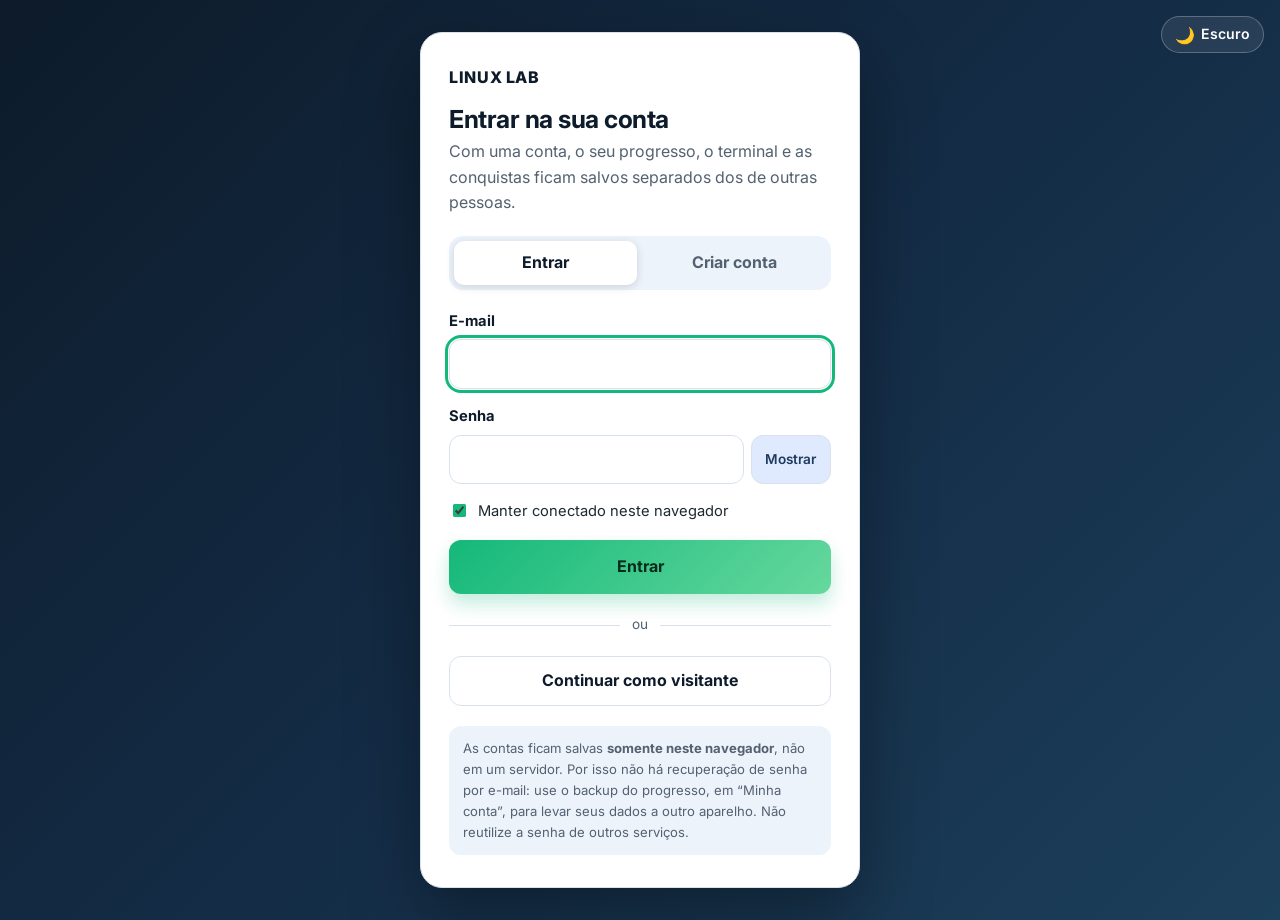
<file: modulo-2.html>
<!DOCTYPE html>
<html lang="pt-BR">
  <head>
    <meta charset="UTF-8" />
    <meta name="viewport" content="width=device-width, initial-scale=1.0" />
    <title>Módulo 2 · Conhecendo o Linux · Linux Lab</title>
    <meta
      name="description"
      content="Módulo 2 da aula de Linux: Conhecendo o Linux."
    />
    <meta name="theme-color" content="#0d1b2a" />

    <meta property="og:type" content="website" />
    <meta property="og:locale" content="pt_BR" />
    <meta property="og:site_name" content="Linux Lab" />
    <meta property="og:title" content="Módulo 2 · Conhecendo o Linux" />
    <meta
      property="og:description"
      content="Aula interativa com terminal simulado, desafios práticos e quiz sobre Linux."
    />
    <meta name="twitter:card" content="summary" />

    <link
      rel="icon"
      href="data:image/svg+xml,%3Csvg xmlns='http://www.w3.org/2000/svg' viewBox='0 0 64 64'%3E%3Crect width='64' height='64' rx='14' fill='%230d1b2a'/%3E%3Ctext x='10' y='42' font-family='monospace' font-size='28' font-weight='700' fill='%2314b87a'%3E%3E_%3C/text%3E%3C/svg%3E"
    />
    <link rel="preconnect" href="https://fonts.googleapis.com" />
    <link rel="preconnect" href="https://fonts.gstatic.com" crossorigin />
    <link
      href="https://fonts.googleapis.com/css2?family=JetBrains+Mono:wght@400;500;700&family=Inter:wght@400;500;600;700;800&display=swap"
      rel="stylesheet"
    />
    <script src="js/auth.js"></script>
    <script src="js/tema.js"></script>
    <link rel="stylesheet" href="css/estilos.css" />
    <link rel="stylesheet" href="css/tema-escuro.css" />
    <link rel="stylesheet" href="css/conta.css" />
  </head>
  <body>
    <a class="skip-link" href="#conteudo">Pular para o conteúdo</a>

    <header class="topbar">
      <nav class="nav container" aria-label="Navegação principal">
        <a href="index.html" class="brand">
          Linux Lab
          <span id="headerProgress" class="brand-progress" title="Progresso da aula">0%</span>
        </a>
        <ul class="menu" id="mainMenu">
          <li><a href="videoaula.html">Videoaula</a></li>
          <li><a href="modulo-1.html">Sistema operacional</a></li>
          <li><a href="modulo-2.html">Linux</a></li>
          <li><a href="modulo-3.html">Arquivos</a></li>
          <li><a href="modulo-4.html">Comandos</a></li>
          <li><a href="modulo-5.html">Permissões</a></li>
          <li><a href="modulo-6.html">Prática</a></li>
          <li><a href="modulo-7.html">Carreira</a></li>
          <li><a href="glossario.html">Glossário</a></li>
          <li><a href="criador.html">Criador</a></li>
        </ul>
        <div class="nav-tools">
          <button id="themeToggle" class="theme-toggle" type="button" aria-pressed="false" aria-label="Mudar para o modo escuro">
            <span class="theme-icon" aria-hidden="true">🌙</span>
            <span class="theme-label">Escuro</span>
          </button>
          <button
            class="menu-toggle"
            type="button"
            aria-label="Abrir menu"
            aria-expanded="false"
            aria-controls="mainMenu"
          >☰</button>
        </div>
      </nav>
      <div class="progress-track" aria-hidden="true">
        <span id="progressBar" class="progress-bar"></span>
      </div>
    </header>

    <noscript>
      <p class="noscript-banner">
        Esta aula usa JavaScript para o terminal, o quiz e o acompanhamento do progresso.
        Ative o JavaScript no navegador para usar todos os recursos.
      </p>
    </noscript>

    <main id="conteudo" tabindex="-1">
      <section id="linux" class="section alt-bg">
        <div class="container">
          <div class="section-heading">
            <p class="eyebrow">2. Conhecendo o Linux</p>
            <h2>O que é Linux?</h2>
          </div>

          <div class="content-grid">
            <div class="text-card">
              <h3>Um pouco de história</h3>
              <p>
                Em <strong>1991</strong>, o estudante finlandês <strong>Linus Torvalds</strong> começou a
                escrever, como um projeto pessoal, um <em>kernel</em> (núcleo) de sistema operacional.
                Ele publicou o código na internet e pessoas do mundo todo passaram a contribuir.
              </p>
              <p>
                Desde 1983, o <strong>Projeto GNU</strong>, iniciado por <strong>Richard Stallman</strong>,
                desenvolvia ferramentas livres (compilador, shell, utilitários). O kernel Linux somado
                às ferramentas GNU formou um sistema completo; por isso muita gente diz
                <strong>GNU/Linux</strong>.
              </p>
            </div>

            <div class="text-card">
              <h3>Software livre e código aberto</h3>
              <p>
                O Linux é distribuído sob a licença <strong>GPL</strong>. Isso garante quatro liberdades a
                qualquer pessoa:
              </p>
              <ul class="check-list">
                <li><strong>Usar</strong> o programa para qualquer finalidade.</li>
                <li><strong>Estudar</strong> como ele funciona, lendo o código-fonte.</li>
                <li><strong>Modificar</strong> e adaptar às suas necessidades.</li>
                <li><strong>Distribuir</strong> cópias, originais ou modificadas.</li>
              </ul>
            </div>
          </div>

          <h3 class="block-title">Estrutura do Linux</h3>
          <div class="linux-grid">
            <div class="info-panel">
              <h3>Kernel</h3>
              <p>É o núcleo do sistema. Ele gerencia memória, processos, arquivos e dispositivos.</p>
            </div>
            <div class="info-panel">
              <h3>Distribuição</h3>
              <p>É a combinação do kernel com ferramentas, programas e pacotes do sistema.</p>
            </div>
            <div class="info-panel">
              <h3>Interface gráfica</h3>
              <p>É a camada visual para interagir com o sistema, como janelas e ícones.</p>
            </div>
            <div class="info-panel">
              <h3>Shell</h3>
              <p>É o interpretador de comandos (como o <code>bash</code>), onde você digita ordens para o sistema.</p>
            </div>
          </div>

          <h3 class="block-title">Distribuições populares</h3>
          <div class="distribution-cards">
            <article class="dist-card">
              <h3>Ubuntu</h3>
              <p>Focado em facilidade de uso e com ampla adoção em desktops e servidores.</p>
            </article>
            <article class="dist-card">
              <h3>Debian</h3>
              <p>Conhecida pela estabilidade e confiabilidade; é a base do Ubuntu e de muitas outras.</p>
            </article>
            <article class="dist-card">
              <h3>Fedora</h3>
              <p>Traz tecnologias novas rapidamente e é usada em ambientes de inovação e desenvolvimento.</p>
            </article>
            <article class="dist-card">
              <h3>Linux Mint</h3>
              <p>Baseada no Ubuntu, tem visual familiar para quem está vindo do Windows.</p>
            </article>
            <article class="dist-card">
              <h3>Arch Linux</h3>
              <p>Minimalista: você monta o sistema peça por peça. Ótima para aprender a fundo.</p>
            </article>
          </div>

          <div class="use-cases">
            <h3>Onde o Linux aparece?</h3>
            <ul>
              <li>Computadores pessoais e notebooks.</li>
              <li>Servidores web e bancos de dados: a maior parte da internet roda em Linux.</li>
              <li>Celulares Android, que usam o kernel Linux.</li>
              <li>Dispositivos embarcados, roteadores e smart TVs.</li>
              <li>Ambientes de desenvolvimento, nuvem e supercomputadores.</li>
            </ul>
          </div>
        </div>
      </section>

      <nav class="pager" aria-label="Navegação entre módulos">
        <div class="container pager-inner">
          <a class="pager-link pager-prev" href="modulo-1.html"><small>← Anterior</small><strong>Módulo 1 · Sistema operacional</strong></a>
          <a class="pager-link pager-next" href="modulo-3.html"><small>Próximo →</small><strong>Módulo 3 · Arquivos e diretórios</strong></a>
        </div>
      </nav>
    </main>

    <footer class="site-footer">
      <div class="container footer-inner">
        <div>
          <p class="footer-brand">Linux Lab</p>
          <p>Aula 1 · Sistemas Operacionais: primeiros passos no Linux. Material educacional.</p>
          <p>Criado por <a href="criador.html">Henrique de Carvalho Tanaka</a>.</p>
        </div>
        <div>
          <p class="footer-title">Próxima aula</p>
          <p>Aula 2 · Processos, instalação de programas e redirecionamentos (em breve).</p>
        </div>
        <div>
          <p class="footer-title">Seu progresso</p>
          <p>Fica salvo apenas neste navegador.</p>
          <button type="button" id="clearProgress" class="footer-btn">Apagar meu progresso</button>
        </div>
      </div>
      <div class="container footer-bottom">
        <a href="#conteudo">↑ Voltar ao topo</a>
        <a href="glossario.html">Glossário</a>
      </div>
    </footer>

    <div class="career-toasts" id="careerToasts" role="status" aria-live="polite"></div>

    <script src="js/nucleo.js"></script>
    <script src="js/videoaula.js"></script>
    <script src="js/quiz.js"></script>
    <script src="js/terminal-arquivos.js"></script>
    <script src="js/terminal-comandos.js"></script>
    <script src="js/terminal-interface.js"></script>
    <script src="js/permissoes.js"></script>
    <script src="js/carreira.js"></script>
    <script src="js/progresso.js"></script>
    <script src="js/usuario.js"></script>
    <script src="js/inicio.js"></script>
  </body>
</html>
</file>
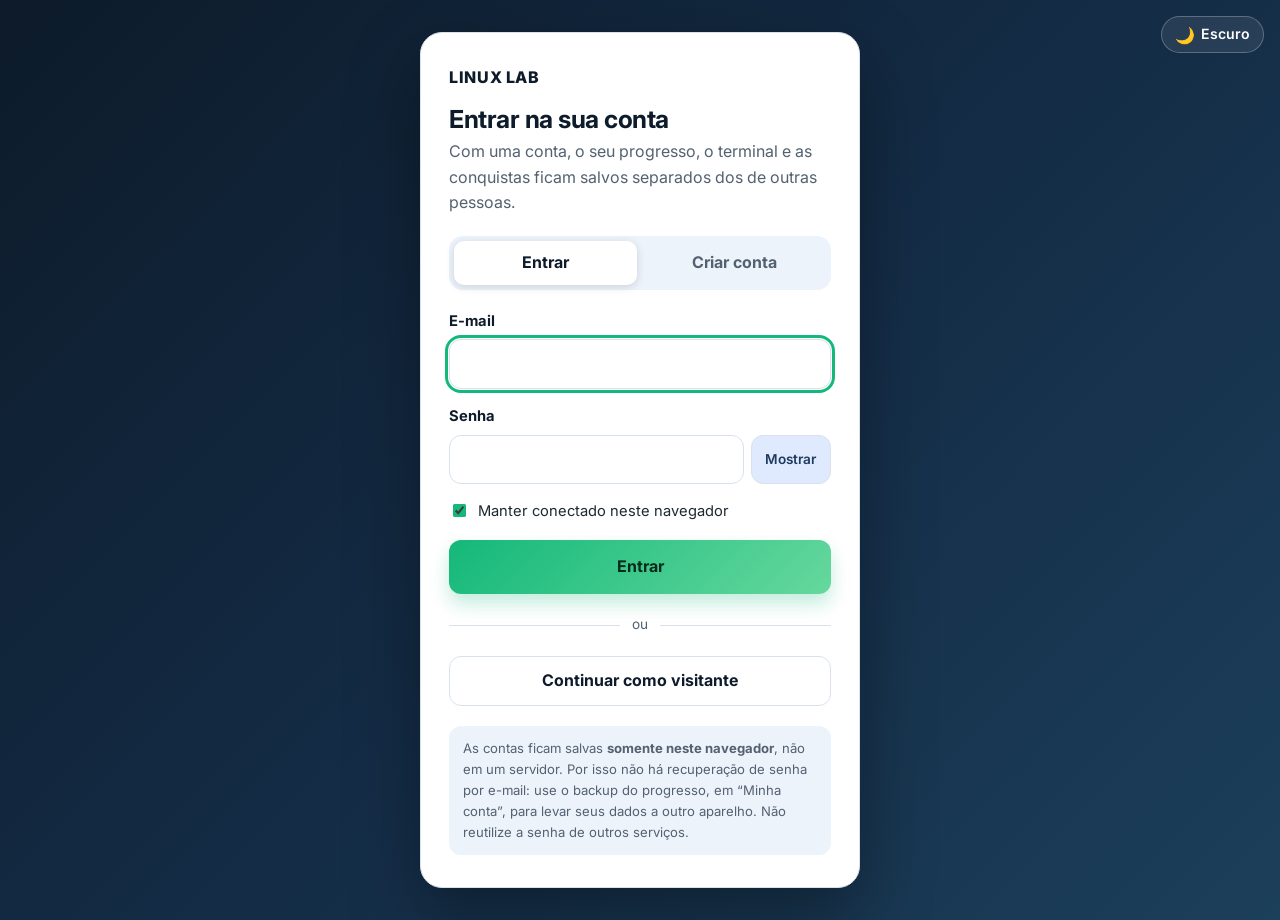
<file: modulo-3.html>
<!DOCTYPE html>
<html lang="pt-BR">
  <head>
    <meta charset="UTF-8" />
    <meta name="viewport" content="width=device-width, initial-scale=1.0" />
    <title>Módulo 3 · Arquivos e diretórios · Linux Lab</title>
    <meta
      name="description"
      content="Módulo 3 da aula de Linux: Arquivos e diretórios."
    />
    <meta name="theme-color" content="#0d1b2a" />

    <meta property="og:type" content="website" />
    <meta property="og:locale" content="pt_BR" />
    <meta property="og:site_name" content="Linux Lab" />
    <meta property="og:title" content="Módulo 3 · Arquivos e diretórios" />
    <meta
      property="og:description"
      content="Aula interativa com terminal simulado, desafios práticos e quiz sobre Linux."
    />
    <meta name="twitter:card" content="summary" />

    <link
      rel="icon"
      href="data:image/svg+xml,%3Csvg xmlns='http://www.w3.org/2000/svg' viewBox='0 0 64 64'%3E%3Crect width='64' height='64' rx='14' fill='%230d1b2a'/%3E%3Ctext x='10' y='42' font-family='monospace' font-size='28' font-weight='700' fill='%2314b87a'%3E%3E_%3C/text%3E%3C/svg%3E"
    />
    <link rel="preconnect" href="https://fonts.googleapis.com" />
    <link rel="preconnect" href="https://fonts.gstatic.com" crossorigin />
    <link
      href="https://fonts.googleapis.com/css2?family=JetBrains+Mono:wght@400;500;700&family=Inter:wght@400;500;600;700;800&display=swap"
      rel="stylesheet"
    />
    <script src="js/auth.js"></script>
    <script src="js/tema.js"></script>
    <link rel="stylesheet" href="css/estilos.css" />
    <link rel="stylesheet" href="css/tema-escuro.css" />
    <link rel="stylesheet" href="css/conta.css" />
  </head>
  <body>
    <a class="skip-link" href="#conteudo">Pular para o conteúdo</a>

    <header class="topbar">
      <nav class="nav container" aria-label="Navegação principal">
        <a href="index.html" class="brand">
          Linux Lab
          <span id="headerProgress" class="brand-progress" title="Progresso da aula">0%</span>
        </a>
        <ul class="menu" id="mainMenu">
          <li><a href="videoaula.html">Videoaula</a></li>
          <li><a href="modulo-1.html">Sistema operacional</a></li>
          <li><a href="modulo-2.html">Linux</a></li>
          <li><a href="modulo-3.html">Arquivos</a></li>
          <li><a href="modulo-4.html">Comandos</a></li>
          <li><a href="modulo-5.html">Permissões</a></li>
          <li><a href="modulo-6.html">Prática</a></li>
          <li><a href="modulo-7.html">Carreira</a></li>
          <li><a href="glossario.html">Glossário</a></li>
          <li><a href="criador.html">Criador</a></li>
        </ul>
        <div class="nav-tools">
          <button id="themeToggle" class="theme-toggle" type="button" aria-pressed="false" aria-label="Mudar para o modo escuro">
            <span class="theme-icon" aria-hidden="true">🌙</span>
            <span class="theme-label">Escuro</span>
          </button>
          <button
            class="menu-toggle"
            type="button"
            aria-label="Abrir menu"
            aria-expanded="false"
            aria-controls="mainMenu"
          >☰</button>
        </div>
      </nav>
      <div class="progress-track" aria-hidden="true">
        <span id="progressBar" class="progress-bar"></span>
      </div>
    </header>

    <noscript>
      <p class="noscript-banner">
        Esta aula usa JavaScript para o terminal, o quiz e o acompanhamento do progresso.
        Ative o JavaScript no navegador para usar todos os recursos.
      </p>
    </noscript>

    <main id="conteudo" tabindex="-1">
      <section id="arquivos" class="section">
        <div class="container">
          <div class="section-heading">
            <p class="eyebrow">3. Organizando arquivos</p>
            <h2>Arquivos e diretórios</h2>
            <p class="section-intro">
              No Linux tudo parte de um único ponto, a <strong>raiz</strong> (<code>/</code>). Não existe
              “C:” ou “D:”: discos e pendrives aparecem como pastas dentro dessa árvore.
            </p>
          </div>

          <div class="tree-card">
            <pre aria-label="Estrutura de diretórios em Linux">/
├── bin/
├── boot/
├── dev/
├── etc/
├── home/
│   └── aluno/
├── root/
├── tmp/
├── usr/
└── var/
</pre>
          </div>

          <div class="directory-grid">
            <article class="dir-card">
              <h3>/bin</h3>
              <p>
                Programas essenciais do sistema, como <code>ls</code>, <code>cp</code> e <code>bash</code>.
                No Ubuntu atual, <code>/bin</code> é um atalho para <code>/usr/bin</code>.
              </p>
            </article>
            <article class="dir-card">
              <h3>/boot</h3>
              <p>Arquivos usados para ligar o computador, incluindo o próprio kernel.</p>
            </article>
            <article class="dir-card">
              <h3>/dev</h3>
              <p>Representa dispositivos (discos, USB, terminais) como se fossem arquivos.</p>
            </article>
            <article class="dir-card">
              <h3>/etc</h3>
              <p>Armazena configurações do sistema e dos programas.</p>
            </article>
            <article class="dir-card">
              <h3>/home</h3>
              <p>Local onde ficam as pastas pessoais dos usuários, como <code>/home/aluno</code>.</p>
            </article>
            <article class="dir-card">
              <h3>/root</h3>
              <p>Pasta pessoal do administrador (root). Usuários comuns não têm acesso.</p>
            </article>
            <article class="dir-card">
              <h3>/tmp</h3>
              <p>Arquivos temporários. Costuma ser esvaziado quando o sistema reinicia.</p>
            </article>
            <article class="dir-card">
              <h3>/usr</h3>
              <p>Programas, bibliotecas e recursos instalados para os usuários.</p>
            </article>
            <article class="dir-card">
              <h3>/var</h3>
              <p>Arquivos que mudam com frequência, como logs (<code>/var/log</code>) e filas.</p>
            </article>
          </div>

          <div class="paths-box">
            <h3>Caminhos absolutos e relativos</h3>
            <div class="path-row">
              <div>
                <h4>Absoluto</h4>
                <p><code>/home/aluno/Documentos</code></p>
                <small>Começa na raiz (<code>/</code>) e funciona de qualquer lugar.</small>
              </div>
              <div>
                <h4>Relativo</h4>
                <p><code>Documentos</code> ou <code>../Documentos</code></p>
                <small>É definido a partir do diretório atual.</small>
              </div>
            </div>
            <ul class="path-symbols">
              <li><code>.</code> diretório atual</li>
              <li><code>..</code> diretório “pai” (um nível acima)</li>
              <li><code>~</code> sua pasta pessoal (<code>/home/aluno</code>)</li>
            </ul>
          </div>

          <div class="case-note">
            <h3>Maiúsculas e minúsculas fazem diferença</h3>
            <p>
              No Linux, <code>Arquivo.txt</code> e <code>arquivo.txt</code> são nomes diferentes.
              Por isso, atenção à digitação dos nomes e comandos. Arquivos que começam com ponto,
              como <code>.bashrc</code>, ficam <strong>ocultos</strong> e só aparecem com <code>ls -a</code>.
            </p>
          </div>
        </div>
      </section>

      <nav class="pager" aria-label="Navegação entre módulos">
        <div class="container pager-inner">
          <a class="pager-link pager-prev" href="modulo-2.html"><small>← Anterior</small><strong>Módulo 2 · Conhecendo o Linux</strong></a>
          <a class="pager-link pager-next" href="modulo-4.html"><small>Próximo →</small><strong>Módulo 4 · Comandos do terminal</strong></a>
        </div>
      </nav>
    </main>

    <footer class="site-footer">
      <div class="container footer-inner">
        <div>
          <p class="footer-brand">Linux Lab</p>
          <p>Aula 1 · Sistemas Operacionais: primeiros passos no Linux. Material educacional.</p>
          <p>Criado por <a href="criador.html">Henrique de Carvalho Tanaka</a>.</p>
        </div>
        <div>
          <p class="footer-title">Próxima aula</p>
          <p>Aula 2 · Processos, instalação de programas e redirecionamentos (em breve).</p>
        </div>
        <div>
          <p class="footer-title">Seu progresso</p>
          <p>Fica salvo apenas neste navegador.</p>
          <button type="button" id="clearProgress" class="footer-btn">Apagar meu progresso</button>
        </div>
      </div>
      <div class="container footer-bottom">
        <a href="#conteudo">↑ Voltar ao topo</a>
        <a href="glossario.html">Glossário</a>
      </div>
    </footer>

    <div class="career-toasts" id="careerToasts" role="status" aria-live="polite"></div>

    <script src="js/nucleo.js"></script>
    <script src="js/videoaula.js"></script>
    <script src="js/quiz.js"></script>
    <script src="js/terminal-arquivos.js"></script>
    <script src="js/terminal-comandos.js"></script>
    <script src="js/terminal-interface.js"></script>
    <script src="js/permissoes.js"></script>
    <script src="js/carreira.js"></script>
    <script src="js/progresso.js"></script>
    <script src="js/usuario.js"></script>
    <script src="js/inicio.js"></script>
  </body>
</html>
</file>
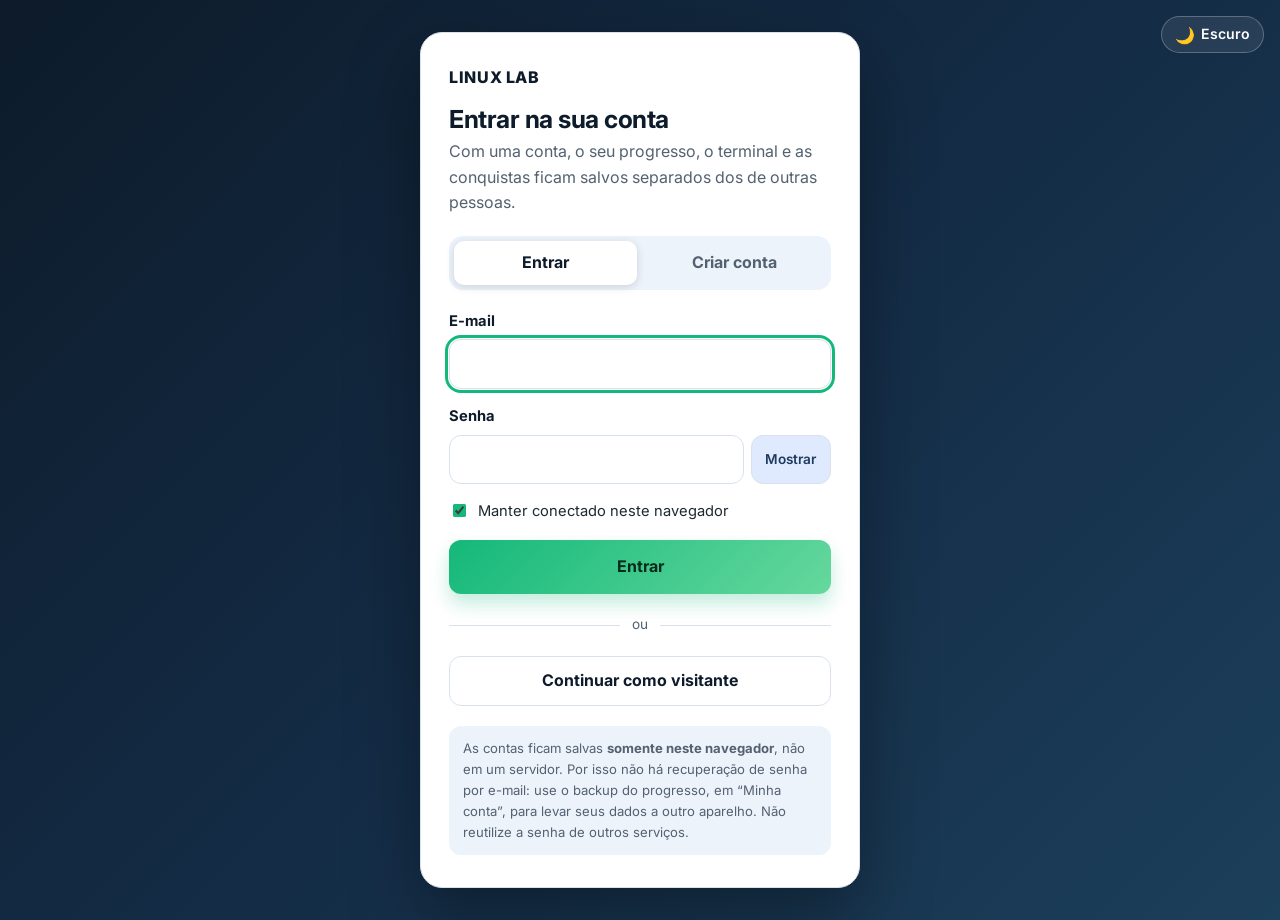
<file: modulo-4.html>
<!DOCTYPE html>
<html lang="pt-BR">
  <head>
    <meta charset="UTF-8" />
    <meta name="viewport" content="width=device-width, initial-scale=1.0" />
    <title>Módulo 4 · Comandos do terminal · Linux Lab</title>
    <meta
      name="description"
      content="Módulo 4 da aula de Linux: Comandos do terminal."
    />
    <meta name="theme-color" content="#0d1b2a" />

    <meta property="og:type" content="website" />
    <meta property="og:locale" content="pt_BR" />
    <meta property="og:site_name" content="Linux Lab" />
    <meta property="og:title" content="Módulo 4 · Comandos do terminal" />
    <meta
      property="og:description"
      content="Aula interativa com terminal simulado, desafios práticos e quiz sobre Linux."
    />
    <meta name="twitter:card" content="summary" />

    <link
      rel="icon"
      href="data:image/svg+xml,%3Csvg xmlns='http://www.w3.org/2000/svg' viewBox='0 0 64 64'%3E%3Crect width='64' height='64' rx='14' fill='%230d1b2a'/%3E%3Ctext x='10' y='42' font-family='monospace' font-size='28' font-weight='700' fill='%2314b87a'%3E%3E_%3C/text%3E%3C/svg%3E"
    />
    <link rel="preconnect" href="https://fonts.googleapis.com" />
    <link rel="preconnect" href="https://fonts.gstatic.com" crossorigin />
    <link
      href="https://fonts.googleapis.com/css2?family=JetBrains+Mono:wght@400;500;700&family=Inter:wght@400;500;600;700;800&display=swap"
      rel="stylesheet"
    />
    <script src="js/auth.js"></script>
    <script src="js/tema.js"></script>
    <link rel="stylesheet" href="css/estilos.css" />
    <link rel="stylesheet" href="css/tema-escuro.css" />
    <link rel="stylesheet" href="css/conta.css" />
  </head>
  <body>
    <a class="skip-link" href="#conteudo">Pular para o conteúdo</a>

    <header class="topbar">
      <nav class="nav container" aria-label="Navegação principal">
        <a href="index.html" class="brand">
          Linux Lab
          <span id="headerProgress" class="brand-progress" title="Progresso da aula">0%</span>
        </a>
        <ul class="menu" id="mainMenu">
          <li><a href="videoaula.html">Videoaula</a></li>
          <li><a href="modulo-1.html">Sistema operacional</a></li>
          <li><a href="modulo-2.html">Linux</a></li>
          <li><a href="modulo-3.html">Arquivos</a></li>
          <li><a href="modulo-4.html">Comandos</a></li>
          <li><a href="modulo-5.html">Permissões</a></li>
          <li><a href="modulo-6.html">Prática</a></li>
          <li><a href="modulo-7.html">Carreira</a></li>
          <li><a href="glossario.html">Glossário</a></li>
          <li><a href="criador.html">Criador</a></li>
        </ul>
        <div class="nav-tools">
          <button id="themeToggle" class="theme-toggle" type="button" aria-pressed="false" aria-label="Mudar para o modo escuro">
            <span class="theme-icon" aria-hidden="true">🌙</span>
            <span class="theme-label">Escuro</span>
          </button>
          <button
            class="menu-toggle"
            type="button"
            aria-label="Abrir menu"
            aria-expanded="false"
            aria-controls="mainMenu"
          >☰</button>
        </div>
      </nav>
      <div class="progress-track" aria-hidden="true">
        <span id="progressBar" class="progress-bar"></span>
      </div>
    </header>

    <noscript>
      <p class="noscript-banner">
        Esta aula usa JavaScript para o terminal, o quiz e o acompanhamento do progresso.
        Ative o JavaScript no navegador para usar todos os recursos.
      </p>
    </noscript>

    <main id="conteudo" tabindex="-1">
      <section id="comandos" class="section alt-bg">
        <div class="container">
          <div class="section-heading">
            <p class="eyebrow">4. Primeiros passos</p>
            <h2>Comandos básicos do terminal</h2>
          </div>

          <div class="table-wrapper">
            <table>
              <caption class="visually-hidden">Comandos básicos, finalidade e exemplo de uso</caption>
              <thead>
                <tr>
                  <th scope="col">Comando</th>
                  <th scope="col">Finalidade</th>
                  <th scope="col">Exemplo</th>
                  <th scope="col">Copiar</th>
                </tr>
              </thead>
              <tbody>
                <tr>
                  <td><code>pwd</code></td>
                  <td>Mostra o diretório atual.</td>
                  <td><code>pwd</code></td>
                  <td><button type="button" class="copy-btn" data-copy="pwd">Copiar</button></td>
                </tr>
                <tr>
                  <td><code>ls</code></td>
                  <td>Lista arquivos e pastas (<code>-l</code> detalha, <code>-a</code> mostra ocultos).</td>
                  <td><code>ls -l</code></td>
                  <td><button type="button" class="copy-btn" data-copy="ls -l">Copiar</button></td>
                </tr>
                <tr>
                  <td><code>cd</code></td>
                  <td>Muda de diretório.</td>
                  <td><code>cd /home/aluno</code></td>
                  <td><button type="button" class="copy-btn" data-copy="cd /home/aluno">Copiar</button></td>
                </tr>
                <tr>
                  <td><code>mkdir</code></td>
                  <td>Cria uma nova pasta.</td>
                  <td><code>mkdir estudos</code></td>
                  <td><button type="button" class="copy-btn" data-copy="mkdir estudos">Copiar</button></td>
                </tr>
                <tr>
                  <td><code>touch</code></td>
                  <td>Cria um arquivo vazio.</td>
                  <td><code>touch resumo.txt</code></td>
                  <td><button type="button" class="copy-btn" data-copy="touch resumo.txt">Copiar</button></td>
                </tr>
                <tr>
                  <td><code>echo</code></td>
                  <td>Mostra um texto; com <code>&gt;</code> grava o texto em um arquivo.</td>
                  <td><code>echo "Linux" &gt; resumo.txt</code></td>
                  <td><button type="button" class="copy-btn" data-copy='echo "Linux" > resumo.txt'>Copiar</button></td>
                </tr>
                <tr>
                  <td><code>cat</code></td>
                  <td>Exibe o conteúdo de um arquivo.</td>
                  <td><code>cat resumo.txt</code></td>
                  <td><button type="button" class="copy-btn" data-copy="cat resumo.txt">Copiar</button></td>
                </tr>
                <tr>
                  <td><code>cp</code></td>
                  <td>Copia arquivos (<code>-r</code> para pastas).</td>
                  <td><code>cp resumo.txt resumo-copia.txt</code></td>
                  <td><button type="button" class="copy-btn" data-copy="cp resumo.txt resumo-copia.txt">Copiar</button></td>
                </tr>
                <tr>
                  <td><code>mv</code></td>
                  <td>Move ou renomeia arquivos.</td>
                  <td><code>mv resumo.txt novo.txt</code></td>
                  <td><button type="button" class="copy-btn" data-copy="mv resumo.txt novo.txt">Copiar</button></td>
                </tr>
                <tr>
                  <td><code>rm</code></td>
                  <td>Apaga arquivos (<code>-r</code> apaga pastas com conteúdo). Não há lixeira!</td>
                  <td><code>rm novo.txt</code></td>
                  <td><button type="button" class="copy-btn" data-copy="rm novo.txt">Copiar</button></td>
                </tr>
                <tr>
                  <td><code>rmdir</code></td>
                  <td>Apaga uma pasta vazia.</td>
                  <td><code>rmdir estudos</code></td>
                  <td><button type="button" class="copy-btn" data-copy="rmdir estudos">Copiar</button></td>
                </tr>
                <tr>
                  <td><code>man</code></td>
                  <td>Abre o manual de um comando.</td>
                  <td><code>man ls</code></td>
                  <td><button type="button" class="copy-btn" data-copy="man ls">Copiar</button></td>
                </tr>
              </tbody>
            </table>
          </div>

          <div class="content-grid tips-grid">
            <div class="explain-box">
              <h3>Entendendo cada parte do comando</h3>
              <p>
                Um comando costuma ter três partes: <strong>comando</strong>, <strong>opções</strong> e
                <strong>argumentos</strong>. Em <code>ls -l /etc</code>, <code>ls</code> é o comando,
                <code>-l</code> é a opção (mostrar detalhes) e <code>/etc</code> é o argumento (onde listar).
              </p>
              <p>
                Já em <code>cp resumo.txt resumo-copia.txt</code>, o sistema copia o arquivo de
                origem (primeiro argumento) para o destino (segundo argumento).
              </p>
            </div>

            <div class="explain-box">
              <h3>Atalhos e ajuda</h3>
              <ul class="shortcut-list">
                <li><kbd>Tab</kbd> completa nomes de comandos, pastas e arquivos.</li>
                <li><kbd>↑</kbd> <kbd>↓</kbd> navegam pelos comandos já digitados.</li>
                <li><code>man comando</code> abre o manual completo.</li>
                <li><code>comando --help</code> mostra um resumo rápido de uso.</li>
                <li><code>clear</code> limpa a tela do terminal.</li>
              </ul>
            </div>
          </div>

          <div class="terminal-slot">
            <div id="terminalCard" class="terminal-card" role="region" aria-label="Terminal simulado">
                          <div class="terminal-head">
                            <span class="terminal-label">Terminal simulado</span>
                            <span class="terminal-status">digite <strong>help</strong> para começar</span>
                          </div>
                          <div id="terminalOutput" class="terminal-output" role="log" aria-live="polite">
                            <div class="terminal-line">Bem-vindo ao terminal simulado do Linux.</div>
                            <div class="terminal-line is-hint">Dica: digite help para ver os comandos. Tab completa nomes e ↑ repete comandos.</div>
                          </div>
                          <form id="terminalForm" class="terminal-form">
                            <label for="terminalInput" id="terminalPrompt" class="prompt">aluno@ubuntu:~$</label>
                            <input
                              id="terminalInput"
                              type="text"
                              autocomplete="off"
                              autocapitalize="off"
                              spellcheck="false"
                              enterkeyhint="send"
                            />
                          </form>
                        </div>
          </div>
        </div>
      </section>

      <nav class="pager" aria-label="Navegação entre módulos">
        <div class="container pager-inner">
          <a class="pager-link pager-prev" href="modulo-3.html"><small>← Anterior</small><strong>Módulo 3 · Arquivos e diretórios</strong></a>
          <a class="pager-link pager-next" href="modulo-5.html"><small>Próximo →</small><strong>Módulo 5 · Usuários e permissões</strong></a>
        </div>
      </nav>
    </main>

    <footer class="site-footer">
      <div class="container footer-inner">
        <div>
          <p class="footer-brand">Linux Lab</p>
          <p>Aula 1 · Sistemas Operacionais: primeiros passos no Linux. Material educacional.</p>
          <p>Criado por <a href="criador.html">Henrique de Carvalho Tanaka</a>.</p>
        </div>
        <div>
          <p class="footer-title">Próxima aula</p>
          <p>Aula 2 · Processos, instalação de programas e redirecionamentos (em breve).</p>
        </div>
        <div>
          <p class="footer-title">Seu progresso</p>
          <p>Fica salvo apenas neste navegador.</p>
          <button type="button" id="clearProgress" class="footer-btn">Apagar meu progresso</button>
        </div>
      </div>
      <div class="container footer-bottom">
        <a href="#conteudo">↑ Voltar ao topo</a>
        <a href="glossario.html">Glossário</a>
      </div>
    </footer>

    <div class="career-toasts" id="careerToasts" role="status" aria-live="polite"></div>

    <script src="js/nucleo.js"></script>
    <script src="js/videoaula.js"></script>
    <script src="js/quiz.js"></script>
    <script src="js/terminal-arquivos.js"></script>
    <script src="js/terminal-comandos.js"></script>
    <script src="js/terminal-interface.js"></script>
    <script src="js/permissoes.js"></script>
    <script src="js/carreira.js"></script>
    <script src="js/progresso.js"></script>
    <script src="js/usuario.js"></script>
    <script src="js/inicio.js"></script>
  </body>
</html>
</file>
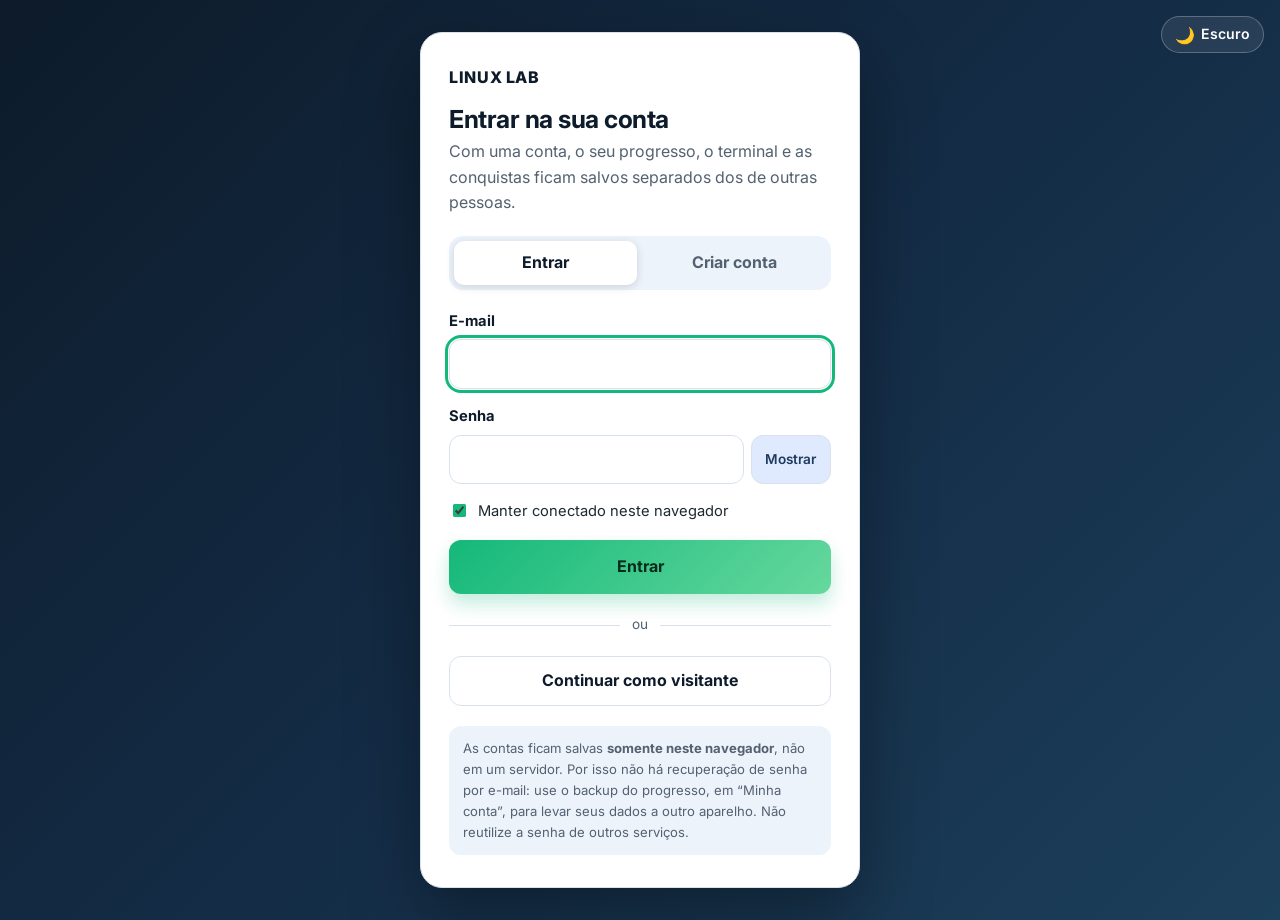
<file: modulo-5.html>
<!DOCTYPE html>
<html lang="pt-BR">
  <head>
    <meta charset="UTF-8" />
    <meta name="viewport" content="width=device-width, initial-scale=1.0" />
    <title>Módulo 5 · Usuários e permissões · Linux Lab</title>
    <meta
      name="description"
      content="Módulo 5 da aula de Linux: Usuários e permissões."
    />
    <meta name="theme-color" content="#0d1b2a" />

    <meta property="og:type" content="website" />
    <meta property="og:locale" content="pt_BR" />
    <meta property="og:site_name" content="Linux Lab" />
    <meta property="og:title" content="Módulo 5 · Usuários e permissões" />
    <meta
      property="og:description"
      content="Aula interativa com terminal simulado, desafios práticos e quiz sobre Linux."
    />
    <meta name="twitter:card" content="summary" />

    <link
      rel="icon"
      href="data:image/svg+xml,%3Csvg xmlns='http://www.w3.org/2000/svg' viewBox='0 0 64 64'%3E%3Crect width='64' height='64' rx='14' fill='%230d1b2a'/%3E%3Ctext x='10' y='42' font-family='monospace' font-size='28' font-weight='700' fill='%2314b87a'%3E%3E_%3C/text%3E%3C/svg%3E"
    />
    <link rel="preconnect" href="https://fonts.googleapis.com" />
    <link rel="preconnect" href="https://fonts.gstatic.com" crossorigin />
    <link
      href="https://fonts.googleapis.com/css2?family=JetBrains+Mono:wght@400;500;700&family=Inter:wght@400;500;600;700;800&display=swap"
      rel="stylesheet"
    />
    <script src="js/auth.js"></script>
    <script src="js/tema.js"></script>
    <link rel="stylesheet" href="css/estilos.css" />
    <link rel="stylesheet" href="css/tema-escuro.css" />
    <link rel="stylesheet" href="css/conta.css" />
  </head>
  <body>
    <a class="skip-link" href="#conteudo">Pular para o conteúdo</a>

    <header class="topbar">
      <nav class="nav container" aria-label="Navegação principal">
        <a href="index.html" class="brand">
          Linux Lab
          <span id="headerProgress" class="brand-progress" title="Progresso da aula">0%</span>
        </a>
        <ul class="menu" id="mainMenu">
          <li><a href="videoaula.html">Videoaula</a></li>
          <li><a href="modulo-1.html">Sistema operacional</a></li>
          <li><a href="modulo-2.html">Linux</a></li>
          <li><a href="modulo-3.html">Arquivos</a></li>
          <li><a href="modulo-4.html">Comandos</a></li>
          <li><a href="modulo-5.html">Permissões</a></li>
          <li><a href="modulo-6.html">Prática</a></li>
          <li><a href="modulo-7.html">Carreira</a></li>
          <li><a href="glossario.html">Glossário</a></li>
          <li><a href="criador.html">Criador</a></li>
        </ul>
        <div class="nav-tools">
          <button id="themeToggle" class="theme-toggle" type="button" aria-pressed="false" aria-label="Mudar para o modo escuro">
            <span class="theme-icon" aria-hidden="true">🌙</span>
            <span class="theme-label">Escuro</span>
          </button>
          <button
            class="menu-toggle"
            type="button"
            aria-label="Abrir menu"
            aria-expanded="false"
            aria-controls="mainMenu"
          >☰</button>
        </div>
      </nav>
      <div class="progress-track" aria-hidden="true">
        <span id="progressBar" class="progress-bar"></span>
      </div>
    </header>

    <noscript>
      <p class="noscript-banner">
        Esta aula usa JavaScript para o terminal, o quiz e o acompanhamento do progresso.
        Ative o JavaScript no navegador para usar todos os recursos.
      </p>
    </noscript>

    <main id="conteudo" tabindex="-1">
      <section id="usuarios" class="section">
        <div class="container">
          <div class="section-heading">
            <p class="eyebrow">5. Usuários e permissões</p>
            <h2>Quem pode fazer o quê?</h2>
          </div>

          <div class="permission-grid">
            <div class="permission-card">
              <h3>Usuário comum</h3>
              <p>
                Tem acesso à própria pasta pessoal (<code>~</code>) e a <code>/tmp</code>. Pode ler boa parte do
                sistema, mas não alterar arquivos de outros usuários nem configurações.
              </p>
            </div>
            <div class="permission-card">
              <h3>Administrador (root)</h3>
              <p>
                O usuário <em>root</em> pode tudo: alterar configurações, instalar programas e apagar
                qualquer arquivo. Por isso, não se trabalha logado como root no dia a dia.
              </p>
            </div>
          </div>

          <div class="text-card sudo-card">
            <h3><code>sudo</code>: agir como administrador só quando precisar</h3>
            <p>
              Colocar <code>sudo</code> antes de um comando o executa com poderes de root, por exemplo
              <code>sudo apt update</code> para atualizar a lista de programas. O sistema pede a
              <strong>sua</strong> senha e registra o uso. Use com cuidado: um comando errado com
              <code>sudo</code> pode danificar o sistema.
            </p>
          </div>

          <div class="access-table">
            <div class="perm-boxes" aria-hidden="true">
              <span class="perm">r</span>
              <span class="perm">w</span>
              <span class="perm">x</span>
            </div>
            <dl class="perm-legend">
              <div><dt>r = leitura</dt><dd>Arquivo: ver o conteúdo. Pasta: listar o que tem dentro.</dd></div>
              <div><dt>w = escrita</dt><dd>Arquivo: alterar. Pasta: criar, renomear e apagar itens.</dd></div>
              <div><dt>x = execução</dt><dd>Arquivo: rodar como programa. Pasta: entrar nela (<code>cd</code>).</dd></div>
            </dl>
          </div>

          <div class="ls-breakdown text-card">
            <h3>Lendo a saída de <code>ls -l</code></h3>
            <p>Cada linha do <code>ls -l</code> mostra as permissões em três grupos de três letras:</p>
            <pre class="ls-line" aria-label="Exemplo: -rwxr-xr-- 1 aluno aluno 52 out 23 10:00 script.sh"><span class="seg seg-type">-</span><span class="seg seg-owner">rwx</span><span class="seg seg-group">r-x</span><span class="seg seg-other">r--</span> 1 <span class="seg seg-user">aluno</span> <span class="seg seg-grp">aluno</span> 52 out 23 10:00 <span class="seg seg-name">script.sh</span></pre>
            <ul class="ls-legend">
              <li><span class="swatch seg-type">-</span> Tipo: <code>-</code> arquivo, <code>d</code> diretório.</li>
              <li><span class="swatch seg-owner">rwx</span> <strong>Dono</strong>: pode ler, escrever e executar.</li>
              <li><span class="swatch seg-group">r-x</span> <strong>Grupo</strong>: pode ler e executar.</li>
              <li><span class="swatch seg-other">r--</span> <strong>Outros</strong>: só podem ler.</li>
              <li><span class="swatch seg-user">aluno</span> <span class="swatch seg-grp">aluno</span> Usuário dono e grupo dono.</li>
            </ul>
            <p class="ls-note">O traço (<code>-</code>) significa “permissão ausente”.</p>
          </div>

          <div class="permission-example text-card">
            <p>Se um arquivo tiver permissão <code>rw-r--r--</code>, isso significa:</p>
            <ul>
              <li><code>rw-</code>: o <strong>dono</strong> pode ler e escrever.</li>
              <li><code>r--</code>: o <strong>grupo</strong> pode apenas ler.</li>
              <li><code>r--</code>: <strong>outros</strong> também podem apenas ler.</li>
            </ul>
          </div>

          <div class="octal-box text-card">
            <h3>Permissões em números: o comando <code>chmod</code></h3>
            <p>
              O <code>chmod</code> muda as permissões. A forma numérica soma valores para cada grupo:
              <strong>r = 4</strong>, <strong>w = 2</strong>, <strong>x = 1</strong>. Por exemplo,
              <code>rwx</code> = 4 + 2 + 1 = <strong>7</strong> e <code>r-x</code> = 4 + 0 + 1 = <strong>5</strong>.
            </p>
            <div class="octal-examples">
              <div><code>chmod 644 arquivo</code><span><code>rw-r--r--</code>: padrão para documentos.</span></div>
              <div><code>chmod 755 script.sh</code><span><code>rwxr-xr-x</code>: programas e scripts.</span></div>
              <div><code>chmod 600 senha.txt</code><span><code>rw-------</code>: só o dono acessa.</span></div>
              <div><code>chmod +x script.sh</code><span>Forma simbólica: adiciona execução.</span></div>
            </div>
          </div>

          <div id="permBuilder" class="perm-builder text-card">
            <h3>Monte a permissão</h3>
            <p>Marque o que cada grupo pode fazer e veja o resultado em letras, em número e como comando.</p>
            <div class="perm-builder-layout">
              <table class="perm-builder-table">
                <caption class="visually-hidden">Escolha das permissões por grupo</caption>
                <thead>
                  <tr>
                    <th scope="col">Quem</th>
                    <th scope="col">Ler (r)</th>
                    <th scope="col">Escrever (w)</th>
                    <th scope="col">Executar (x)</th>
                  </tr>
                </thead>
                <tbody>
                  <tr>
                    <th scope="row">Dono</th>
                    <td><input type="checkbox" data-who="0" data-perm="r" aria-label="Dono pode ler" checked /></td>
                    <td><input type="checkbox" data-who="0" data-perm="w" aria-label="Dono pode escrever" checked /></td>
                    <td><input type="checkbox" data-who="0" data-perm="x" aria-label="Dono pode executar" /></td>
                  </tr>
                  <tr>
                    <th scope="row">Grupo</th>
                    <td><input type="checkbox" data-who="1" data-perm="r" aria-label="Grupo pode ler" checked /></td>
                    <td><input type="checkbox" data-who="1" data-perm="w" aria-label="Grupo pode escrever" /></td>
                    <td><input type="checkbox" data-who="1" data-perm="x" aria-label="Grupo pode executar" /></td>
                  </tr>
                  <tr>
                    <th scope="row">Outros</th>
                    <td><input type="checkbox" data-who="2" data-perm="r" aria-label="Outros podem ler" checked /></td>
                    <td><input type="checkbox" data-who="2" data-perm="w" aria-label="Outros podem escrever" /></td>
                    <td><input type="checkbox" data-who="2" data-perm="x" aria-label="Outros podem executar" /></td>
                  </tr>
                </tbody>
              </table>

              <div class="perm-result" aria-live="polite">
                <div><span class="goal-label">Letras</span><code id="permSymbolic">rw-r--r--</code></div>
                <div><span class="goal-label">Número</span><code id="permOctal">644</code></div>
                <div><span class="goal-label">Comando</span><code id="permCommand">chmod 644 arquivo.txt</code></div>
                <p id="permExplain" class="perm-explain"></p>
              </div>
            </div>
            <div class="activity-actions">
              <span class="goal-label preset-label">Exemplos:</span>
              <button type="button" class="mini-btn" data-preset="644">644</button>
              <button type="button" class="mini-btn" data-preset="755">755</button>
              <button type="button" class="mini-btn" data-preset="600">600</button>
              <button type="button" class="mini-btn" data-preset="777">777</button>
            </div>
          </div>

          <div class="activity-box">
            <h3>Experimente no terminal</h3>
            <p>
              Na sua pasta pessoal existe um <code>script.sh</code> <strong>sem</strong> permissão de execução.
              Rode os comandos em ordem e observe o que muda:
            </p>
            <div class="activity-actions">
              <button class="mini-btn" type="button" data-command="ls -l ~">1. ls -l ~</button>
              <button class="mini-btn" type="button" data-command="~/script.sh">2. Executar o script</button>
              <button class="mini-btn" type="button" data-command="chmod +x ~/script.sh">3. chmod +x ~/script.sh</button>
              <button class="mini-btn" type="button" data-command="~/script.sh">4. Executar de novo</button>
              <button class="mini-btn" type="button" data-command="cd /root">5. Tentar entrar em /root</button>
            </div>
          </div>

          <div class="terminal-slot">
            <div id="terminalCard" class="terminal-card" role="region" aria-label="Terminal simulado">
                          <div class="terminal-head">
                            <span class="terminal-label">Terminal simulado</span>
                            <span class="terminal-status">digite <strong>help</strong> para começar</span>
                          </div>
                          <div id="terminalOutput" class="terminal-output" role="log" aria-live="polite">
                            <div class="terminal-line">Bem-vindo ao terminal simulado do Linux.</div>
                            <div class="terminal-line is-hint">Dica: digite help para ver os comandos. Tab completa nomes e ↑ repete comandos.</div>
                          </div>
                          <form id="terminalForm" class="terminal-form">
                            <label for="terminalInput" id="terminalPrompt" class="prompt">aluno@ubuntu:~$</label>
                            <input
                              id="terminalInput"
                              type="text"
                              autocomplete="off"
                              autocapitalize="off"
                              spellcheck="false"
                              enterkeyhint="send"
                            />
                          </form>
                        </div>
          </div>
        </div>
      </section>

      <nav class="pager" aria-label="Navegação entre módulos">
        <div class="container pager-inner">
          <a class="pager-link pager-prev" href="modulo-4.html"><small>← Anterior</small><strong>Módulo 4 · Comandos do terminal</strong></a>
          <a class="pager-link pager-next" href="modulo-6.html"><small>Próximo →</small><strong>Módulo 6 · Prática e revisão</strong></a>
        </div>
      </nav>
    </main>

    <footer class="site-footer">
      <div class="container footer-inner">
        <div>
          <p class="footer-brand">Linux Lab</p>
          <p>Aula 1 · Sistemas Operacionais: primeiros passos no Linux. Material educacional.</p>
          <p>Criado por <a href="criador.html">Henrique de Carvalho Tanaka</a>.</p>
        </div>
        <div>
          <p class="footer-title">Próxima aula</p>
          <p>Aula 2 · Processos, instalação de programas e redirecionamentos (em breve).</p>
        </div>
        <div>
          <p class="footer-title">Seu progresso</p>
          <p>Fica salvo apenas neste navegador.</p>
          <button type="button" id="clearProgress" class="footer-btn">Apagar meu progresso</button>
        </div>
      </div>
      <div class="container footer-bottom">
        <a href="#conteudo">↑ Voltar ao topo</a>
        <a href="glossario.html">Glossário</a>
      </div>
    </footer>

    <div class="career-toasts" id="careerToasts" role="status" aria-live="polite"></div>

    <script src="js/nucleo.js"></script>
    <script src="js/videoaula.js"></script>
    <script src="js/quiz.js"></script>
    <script src="js/terminal-arquivos.js"></script>
    <script src="js/terminal-comandos.js"></script>
    <script src="js/terminal-interface.js"></script>
    <script src="js/permissoes.js"></script>
    <script src="js/carreira.js"></script>
    <script src="js/progresso.js"></script>
    <script src="js/usuario.js"></script>
    <script src="js/inicio.js"></script>
  </body>
</html>
</file>
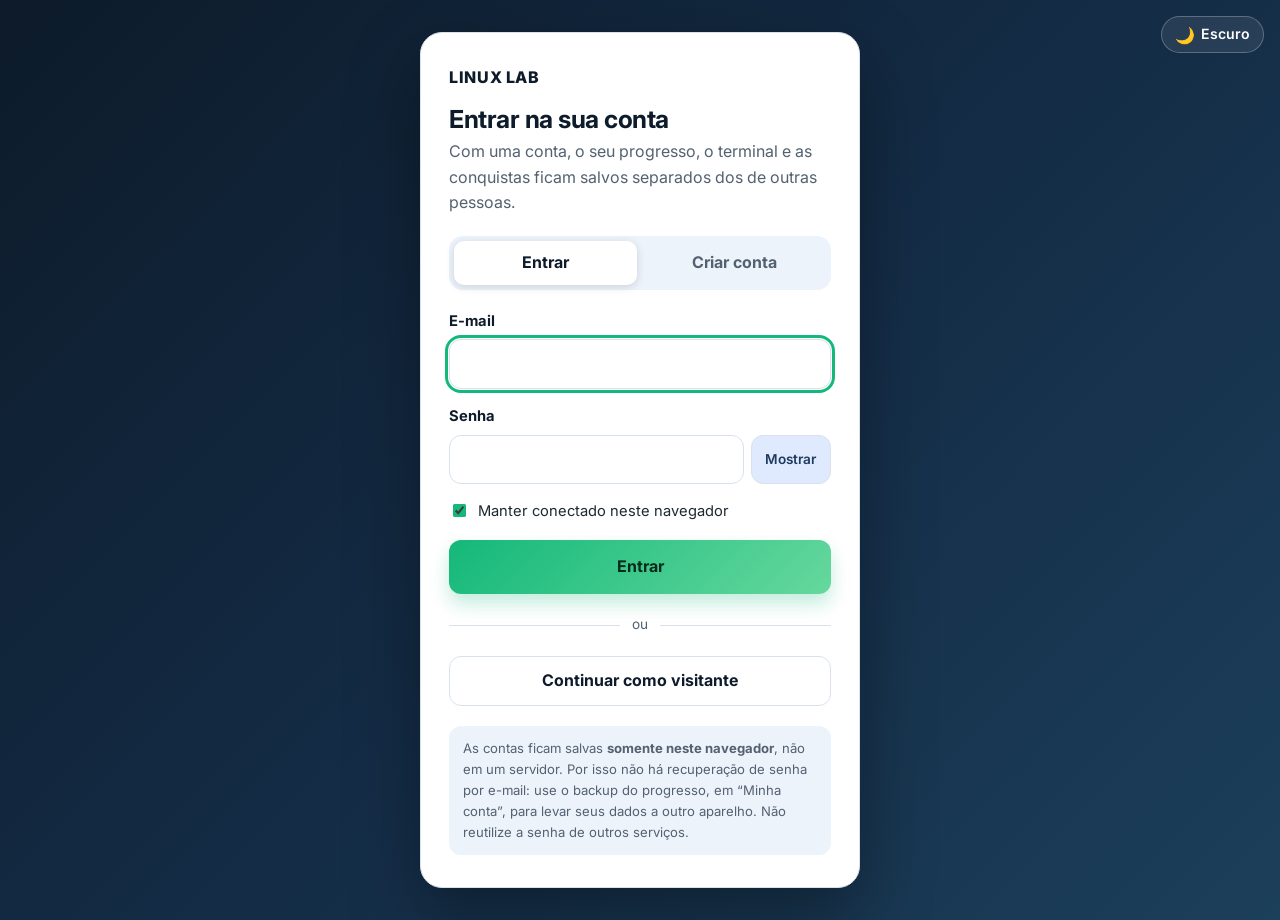
<file: modulo-6.html>
<!DOCTYPE html>
<html lang="pt-BR">
  <head>
    <meta charset="UTF-8" />
    <meta name="viewport" content="width=device-width, initial-scale=1.0" />
    <title>Módulo 6 · Prática e revisão · Linux Lab</title>
    <meta
      name="description"
      content="Módulo 6 da aula de Linux: Prática e revisão."
    />
    <meta name="theme-color" content="#0d1b2a" />

    <meta property="og:type" content="website" />
    <meta property="og:locale" content="pt_BR" />
    <meta property="og:site_name" content="Linux Lab" />
    <meta property="og:title" content="Módulo 6 · Prática e revisão" />
    <meta
      property="og:description"
      content="Aula interativa com terminal simulado, desafios práticos e quiz sobre Linux."
    />
    <meta name="twitter:card" content="summary" />

    <link
      rel="icon"
      href="data:image/svg+xml,%3Csvg xmlns='http://www.w3.org/2000/svg' viewBox='0 0 64 64'%3E%3Crect width='64' height='64' rx='14' fill='%230d1b2a'/%3E%3Ctext x='10' y='42' font-family='monospace' font-size='28' font-weight='700' fill='%2314b87a'%3E%3E_%3C/text%3E%3C/svg%3E"
    />
    <link rel="preconnect" href="https://fonts.googleapis.com" />
    <link rel="preconnect" href="https://fonts.gstatic.com" crossorigin />
    <link
      href="https://fonts.googleapis.com/css2?family=JetBrains+Mono:wght@400;500;700&family=Inter:wght@400;500;600;700;800&display=swap"
      rel="stylesheet"
    />
    <script src="js/auth.js"></script>
    <script src="js/tema.js"></script>
    <link rel="stylesheet" href="css/estilos.css" />
    <link rel="stylesheet" href="css/tema-escuro.css" />
    <link rel="stylesheet" href="css/conta.css" />
  </head>
  <body>
    <a class="skip-link" href="#conteudo">Pular para o conteúdo</a>

    <header class="topbar">
      <nav class="nav container" aria-label="Navegação principal">
        <a href="index.html" class="brand">
          Linux Lab
          <span id="headerProgress" class="brand-progress" title="Progresso da aula">0%</span>
        </a>
        <ul class="menu" id="mainMenu">
          <li><a href="videoaula.html">Videoaula</a></li>
          <li><a href="modulo-1.html">Sistema operacional</a></li>
          <li><a href="modulo-2.html">Linux</a></li>
          <li><a href="modulo-3.html">Arquivos</a></li>
          <li><a href="modulo-4.html">Comandos</a></li>
          <li><a href="modulo-5.html">Permissões</a></li>
          <li><a href="modulo-6.html">Prática</a></li>
          <li><a href="modulo-7.html">Carreira</a></li>
          <li><a href="glossario.html">Glossário</a></li>
          <li><a href="criador.html">Criador</a></li>
        </ul>
        <div class="nav-tools">
          <button id="themeToggle" class="theme-toggle" type="button" aria-pressed="false" aria-label="Mudar para o modo escuro">
            <span class="theme-icon" aria-hidden="true">🌙</span>
            <span class="theme-label">Escuro</span>
          </button>
          <button
            class="menu-toggle"
            type="button"
            aria-label="Abrir menu"
            aria-expanded="false"
            aria-controls="mainMenu"
          >☰</button>
        </div>
      </nav>
      <div class="progress-track" aria-hidden="true">
        <span id="progressBar" class="progress-bar"></span>
      </div>
    </header>

    <noscript>
      <p class="noscript-banner">
        Esta aula usa JavaScript para o terminal, o quiz e o acompanhamento do progresso.
        Ative o JavaScript no navegador para usar todos os recursos.
      </p>
    </noscript>

    <main id="conteudo" tabindex="-1">
      <section id="pratique" class="section alt-bg">
        <div class="container">
          <div class="section-heading">
            <p class="eyebrow">6. Pratique e revise</p>
            <h2>Atividade guiada</h2>
          </div>

          <div class="activity-box">
            <h3>Vamos criar uma pasta de estudos</h3>
            <div class="activity-meta">
              <div class="goal-box">
                <span class="goal-label">Objetivo da etapa</span>
                <p>
                  Organizar um ambiente de estudos e validar os comandos básicos do Linux em uma
                  sequência realista. Digite os comandos no terminal ou use os botões.
                </p>
              </div>
              <div class="progress-box">
                <span class="goal-label">Progresso da prática</span>
                <div class="step-list" aria-live="polite">
                  <span class="step-item" data-step="0">1. Criar pasta</span>
                  <span class="step-item" data-step="1">2. Arquivo</span>
                  <span class="step-item" data-step="2">3. Listar</span>
                  <span class="step-item" data-step="3">4. Copiar</span>
                </div>
              </div>
            </div>

            <ol class="activity-steps">
              <li>Na sua pasta pessoal, crie uma pasta chamada <code>estudos</code>.</li>
              <li>Dentro dela, crie um arquivo chamado <code>resumo.txt</code>.</li>
              <li>Liste o conteúdo da pasta <code>estudos</code>.</li>
              <li>Copie o arquivo para <code>estudos/resumo-copia.txt</code>.</li>
            </ol>
            <div class="activity-actions">
              <button class="mini-btn" type="button" data-command="mkdir ~/estudos">Executar 1</button>
              <button class="mini-btn" type="button" data-command="touch ~/estudos/resumo.txt">Executar 2</button>
              <button class="mini-btn" type="button" data-command="ls ~/estudos">Executar 3</button>
              <button class="mini-btn" type="button" data-command="cp ~/estudos/resumo.txt ~/estudos/resumo-copia.txt">Executar 4</button>
              <button class="mini-btn reset-btn" type="button" data-command="reset">Resetar ambiente</button>
            </div>
          </div>

          <div class="terminal-slot">
            <div id="terminalCard" class="terminal-card" role="region" aria-label="Terminal simulado">
                          <div class="terminal-head">
                            <span class="terminal-label">Terminal simulado</span>
                            <span class="terminal-status">digite <strong>help</strong> para começar</span>
                          </div>
                          <div id="terminalOutput" class="terminal-output" role="log" aria-live="polite">
                            <div class="terminal-line">Bem-vindo ao terminal simulado do Linux.</div>
                            <div class="terminal-line is-hint">Dica: digite help para ver os comandos. Tab completa nomes e ↑ repete comandos.</div>
                          </div>
                          <form id="terminalForm" class="terminal-form">
                            <label for="terminalInput" id="terminalPrompt" class="prompt">aluno@ubuntu:~$</label>
                            <input
                              id="terminalInput"
                              type="text"
                              autocomplete="off"
                              autocapitalize="off"
                              spellcheck="false"
                              enterkeyhint="send"
                            />
                          </form>
                        </div>
          </div>

          <div class="mission-panel">
            <h3>Desafios reais do terminal</h3>
            <p>
              Agora você vai agir como um profissional de TI em situações reais: organizar pastas,
              registrar arquivos, listar informações e preparar backups usando comandos do Linux.
            </p>
          </div>

          <div class="scenario-grid">
            <article class="scenario-card">
              <p class="scenario-tag">Missão 1</p>
              <h3>Loja de e-commerce</h3>
              <p class="scenario-goal">Objetivo: organizar o estoque e preparar o fechamento diário.</p>
              <ul>
                <li>Criar pastas para produtos e vendas.</li>
                <li>Registrar o arquivo de estoque do dia.</li>
                <li>Listar e conferir os dados antes do relatório.</li>
              </ul>
              <button class="scenario-btn" type="button" data-scenario="ecommerce">Executar desafio</button>
            </article>

            <article class="scenario-card">
              <p class="scenario-tag">Missão 2</p>
              <h3>Empresa de suporte</h3>
              <p class="scenario-goal">Objetivo: separar chamados por status e manter registros.</p>
              <ul>
                <li>Criar pastas por status de atendimento.</li>
                <li>Registrar um novo chamado de cliente.</li>
                <li>Conferir a lista final do suporte.</li>
              </ul>
              <button class="scenario-btn" type="button" data-scenario="support">Executar desafio</button>
            </article>

            <article class="scenario-card">
              <p class="scenario-tag">Missão 3</p>
              <h3>Departamento financeiro</h3>
              <p class="scenario-goal">Objetivo: manter backups de documentos e relatórios mensais.</p>
              <ul>
                <li>Criar estrutura por ano e mês.</li>
                <li>Salvar o arquivo de contas.</li>
                <li>Duplicar o arquivo para backup e conferir as permissões.</li>
              </ul>
              <button class="scenario-btn" type="button" data-scenario="finance">Executar desafio</button>
            </article>
          </div>

          <div class="reference-section">
            <div class="reference-grid">
              <article class="reference-card">
                <span class="reference-label">Checklist</span>
                <h3>Comandos essenciais</h3>
                <ul>
                  <li><code>pwd</code>: onde você está</li>
                  <li><code>ls</code>: lista conteúdos</li>
                  <li><code>cd</code>: muda de pasta</li>
                  <li><code>mkdir</code>: cria pastas</li>
                  <li><code>touch</code>: cria arquivos</li>
                  <li><code>chmod</code>: muda permissões</li>
                </ul>
              </article>

              <article class="reference-card">
                <span class="reference-label">Resumo</span>
                <h3>O que aprender</h3>
                <ul>
                  <li>Entender diretórios</li>
                  <li>Organizar arquivos</li>
                  <li>Ler e alterar permissões</li>
                  <li>Aplicar comandos no dia a dia</li>
                </ul>
              </article>

              <article class="reference-card">
                <span class="reference-label">Dica</span>
                <h3>Próximo passo</h3>
                <ul>
                  <li>Treine os comandos</li>
                  <li>Repita os desafios</li>
                  <li>Consulte o <code>man</code> dos comandos</li>
                  <li>Crie sua própria pasta de estudos</li>
                </ul>
              </article>
            </div>
          </div>

          <div class="quiz-section">
            <h3>Questões de revisão</h3>
            <div id="quizContainer" class="quiz-container"></div>
          </div>

          <div class="summary-box">
            <h3>O que você aprendeu?</h3>
            <ul>
              <li>O sistema operacional coordena o uso dos recursos do computador.</li>
              <li>O Linux nasceu em 1991, é software livre e tem várias distribuições.</li>
              <li>Tudo no Linux parte da raiz <code>/</code>, organizada em diretórios com funções definidas.</li>
              <li>Comandos simples ajudam a navegar, criar, copiar, mover e apagar arquivos.</li>
              <li>Permissões (<code>rwx</code> para dono, grupo e outros) definem quem pode acessar ou alterar dados.</li>
            </ul>
          </div>
        </div>
      </section>

      <nav class="pager" aria-label="Navegação entre módulos">
        <div class="container pager-inner">
          <a class="pager-link pager-prev" href="modulo-5.html"><small>← Anterior</small><strong>Módulo 5 · Usuários e permissões</strong></a>
          <a class="pager-link pager-next" href="modulo-7.html"><small>Próximo →</small><strong>Módulo 7 · Modo carreira</strong></a>
        </div>
      </nav>
    </main>

    <footer class="site-footer">
      <div class="container footer-inner">
        <div>
          <p class="footer-brand">Linux Lab</p>
          <p>Aula 1 · Sistemas Operacionais: primeiros passos no Linux. Material educacional.</p>
          <p>Criado por <a href="criador.html">Henrique de Carvalho Tanaka</a>.</p>
        </div>
        <div>
          <p class="footer-title">Próxima aula</p>
          <p>Aula 2 · Processos, instalação de programas e redirecionamentos (em breve).</p>
        </div>
        <div>
          <p class="footer-title">Seu progresso</p>
          <p>Fica salvo apenas neste navegador.</p>
          <button type="button" id="clearProgress" class="footer-btn">Apagar meu progresso</button>
        </div>
      </div>
      <div class="container footer-bottom">
        <a href="#conteudo">↑ Voltar ao topo</a>
        <a href="glossario.html">Glossário</a>
      </div>
    </footer>

    <div class="career-toasts" id="careerToasts" role="status" aria-live="polite"></div>

    <script src="js/nucleo.js"></script>
    <script src="js/videoaula.js"></script>
    <script src="js/quiz.js"></script>
    <script src="js/terminal-arquivos.js"></script>
    <script src="js/terminal-comandos.js"></script>
    <script src="js/terminal-interface.js"></script>
    <script src="js/permissoes.js"></script>
    <script src="js/carreira.js"></script>
    <script src="js/progresso.js"></script>
    <script src="js/usuario.js"></script>
    <script src="js/inicio.js"></script>
  </body>
</html>
</file>
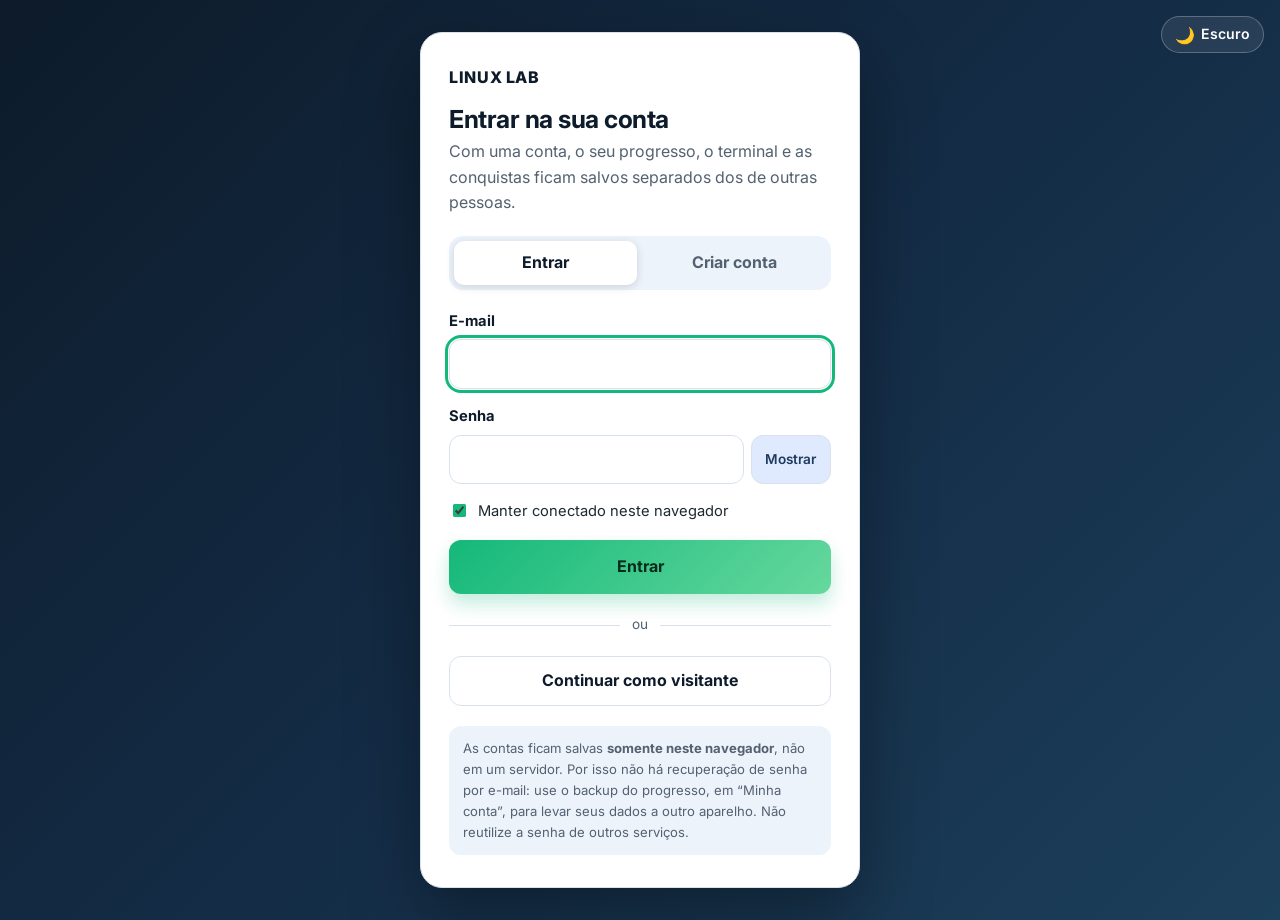
<file: modulo-7.html>
<!DOCTYPE html>
<html lang="pt-BR">
  <head>
    <meta charset="UTF-8" />
    <meta name="viewport" content="width=device-width, initial-scale=1.0" />
    <title>Módulo 7 · Modo carreira · Linux Lab</title>
    <meta
      name="description"
      content="Módulo 7 da aula de Linux: Modo carreira."
    />
    <meta name="theme-color" content="#0d1b2a" />

    <meta property="og:type" content="website" />
    <meta property="og:locale" content="pt_BR" />
    <meta property="og:site_name" content="Linux Lab" />
    <meta property="og:title" content="Módulo 7 · Modo carreira" />
    <meta
      property="og:description"
      content="Aula interativa com terminal simulado, desafios práticos e quiz sobre Linux."
    />
    <meta name="twitter:card" content="summary" />

    <link
      rel="icon"
      href="data:image/svg+xml,%3Csvg xmlns='http://www.w3.org/2000/svg' viewBox='0 0 64 64'%3E%3Crect width='64' height='64' rx='14' fill='%230d1b2a'/%3E%3Ctext x='10' y='42' font-family='monospace' font-size='28' font-weight='700' fill='%2314b87a'%3E%3E_%3C/text%3E%3C/svg%3E"
    />
    <link rel="preconnect" href="https://fonts.googleapis.com" />
    <link rel="preconnect" href="https://fonts.gstatic.com" crossorigin />
    <link
      href="https://fonts.googleapis.com/css2?family=JetBrains+Mono:wght@400;500;700&family=Inter:wght@400;500;600;700;800&display=swap"
      rel="stylesheet"
    />
    <script src="js/auth.js"></script>
    <script src="js/tema.js"></script>
    <link rel="stylesheet" href="css/estilos.css" />
    <link rel="stylesheet" href="css/tema-escuro.css" />
    <link rel="stylesheet" href="css/conta.css" />
  </head>
  <body>
    <a class="skip-link" href="#conteudo">Pular para o conteúdo</a>

    <header class="topbar">
      <nav class="nav container" aria-label="Navegação principal">
        <a href="index.html" class="brand">
          Linux Lab
          <span id="headerProgress" class="brand-progress" title="Progresso da aula">0%</span>
        </a>
        <ul class="menu" id="mainMenu">
          <li><a href="videoaula.html">Videoaula</a></li>
          <li><a href="modulo-1.html">Sistema operacional</a></li>
          <li><a href="modulo-2.html">Linux</a></li>
          <li><a href="modulo-3.html">Arquivos</a></li>
          <li><a href="modulo-4.html">Comandos</a></li>
          <li><a href="modulo-5.html">Permissões</a></li>
          <li><a href="modulo-6.html">Prática</a></li>
          <li><a href="modulo-7.html">Carreira</a></li>
          <li><a href="glossario.html">Glossário</a></li>
          <li><a href="criador.html">Criador</a></li>
        </ul>
        <div class="nav-tools">
          <button id="themeToggle" class="theme-toggle" type="button" aria-pressed="false" aria-label="Mudar para o modo escuro">
            <span class="theme-icon" aria-hidden="true">🌙</span>
            <span class="theme-label">Escuro</span>
          </button>
          <button
            class="menu-toggle"
            type="button"
            aria-label="Abrir menu"
            aria-expanded="false"
            aria-controls="mainMenu"
          >☰</button>
        </div>
      </nav>
      <div class="progress-track" aria-hidden="true">
        <span id="progressBar" class="progress-bar"></span>
      </div>
    </header>

    <noscript>
      <p class="noscript-banner">
        Esta aula usa JavaScript para o terminal, o quiz e o acompanhamento do progresso.
        Ative o JavaScript no navegador para usar todos os recursos.
      </p>
    </noscript>

    <main id="conteudo" tabindex="-1">
      <section id="carreira" class="section career-section">
        <div class="container">
          <div class="section-heading">
            <p class="eyebrow">7. Modo carreira</p>
            <h2>Seu primeiro dia na TechNova</h2>
            <p class="section-intro">
              Você acaba de ser contratado(a) como estagiário(a) de TI na TechNova, uma empresa fictícia.
              Siga as orientações da coordenação, resolva cada tarefa no terminal e acompanhe seu crescimento:
              cada acerto vale XP, você sobe de cargo e desbloqueia conquistas.
            </p>
          </div>

          <div class="career-hud">
            <div class="career-rank">
              <span class="career-rank-icon" id="careerRankIcon" aria-hidden="true">🎒</span>
              <div>
                <span class="goal-label">Seu cargo</span>
                <p class="career-rank-title" id="careerRankTitle">Estagiário(a) de TI</p>
              </div>
            </div>
            <div class="career-xp">
              <div class="career-xp-top">
                <strong id="careerXp">0 XP</strong>
                <span id="careerNextRank">Faltam 100 XP para Assistente de TI</span>
              </div>
              <div
                id="careerXpBar"
                class="career-xp-track"
                role="progressbar"
                aria-label="Progresso até o próximo cargo"
                aria-valuemin="0"
                aria-valuemax="100"
                aria-valuenow="0"
              >
                <span id="careerXpFill" class="career-xp-fill"></span>
              </div>
            </div>
            <div class="career-stats">
              <div><strong id="careerTasks">0/20</strong><span>tarefas</span></div>
              <div><strong id="careerBadgeCount">0/8</strong><span>conquistas</span></div>
            </div>
          </div>

          <ol class="career-timeline" id="careerTimeline" aria-label="Etapas do expediente"></ol>

          <div class="career-board">
            <div class="career-mission" id="careerMission"></div>

            <div class="terminal-slot">
              <div id="terminalCard" class="terminal-card" role="region" aria-label="Terminal simulado">
                            <div class="terminal-head">
                              <span class="terminal-label">Terminal simulado</span>
                              <span class="terminal-status">digite <strong>help</strong> para começar</span>
                            </div>
                            <div id="terminalOutput" class="terminal-output" role="log" aria-live="polite">
                              <div class="terminal-line">Bem-vindo ao terminal simulado do Linux.</div>
                              <div class="terminal-line is-hint">Dica: digite help para ver os comandos. Tab completa nomes e ↑ repete comandos.</div>
                            </div>
                            <form id="terminalForm" class="terminal-form">
                              <label for="terminalInput" id="terminalPrompt" class="prompt">aluno@ubuntu:~$</label>
                              <input
                                id="terminalInput"
                                type="text"
                                autocomplete="off"
                                autocapitalize="off"
                                spellcheck="false"
                                enterkeyhint="send"
                              />
                            </form>
                          </div>
            </div>
          </div>

          <div class="career-ranks-badges">
            <div>
              <h3 class="block-title">Plano de carreira</h3>
              <ol class="rank-ladder">
                <li><span aria-hidden="true">🎒</span> Estagiário(a) de TI <small>0 XP</small></li>
                <li><span aria-hidden="true">🧰</span> Assistente de TI <small>100 XP</small></li>
                <li><span aria-hidden="true">🛠️</span> Técnico(a) de Suporte <small>250 XP</small></li>
                <li><span aria-hidden="true">💻</span> Analista Júnior <small>400 XP</small></li>
                <li><span aria-hidden="true">🏆</span> Sysadmin <small>550 XP</small></li>
              </ol>
            </div>
            <div>
              <h3 class="block-title">Conquistas</h3>
              <ul class="badge-grid" id="careerBadges"></ul>
            </div>
          </div>

          <div class="career-footer-actions">
            <button type="button" class="link-btn" data-career-action="reset">Recomeçar o modo carreira</button>
          </div>
        </div>
      </section>

      <nav class="pager" aria-label="Navegação entre módulos">
        <div class="container pager-inner">
          <a class="pager-link pager-prev" href="modulo-6.html"><small>← Anterior</small><strong>Módulo 6 · Prática e revisão</strong></a>
          <a class="pager-link pager-next" href="glossario.html"><small>Próximo →</small><strong>Glossário</strong></a>
        </div>
      </nav>
    </main>

    <footer class="site-footer">
      <div class="container footer-inner">
        <div>
          <p class="footer-brand">Linux Lab</p>
          <p>Aula 1 · Sistemas Operacionais: primeiros passos no Linux. Material educacional.</p>
          <p>Criado por <a href="criador.html">Henrique de Carvalho Tanaka</a>.</p>
        </div>
        <div>
          <p class="footer-title">Próxima aula</p>
          <p>Aula 2 · Processos, instalação de programas e redirecionamentos (em breve).</p>
        </div>
        <div>
          <p class="footer-title">Seu progresso</p>
          <p>Fica salvo apenas neste navegador.</p>
          <button type="button" id="clearProgress" class="footer-btn">Apagar meu progresso</button>
        </div>
      </div>
      <div class="container footer-bottom">
        <a href="#conteudo">↑ Voltar ao topo</a>
        <a href="glossario.html">Glossário</a>
      </div>
    </footer>

    <div class="career-toasts" id="careerToasts" role="status" aria-live="polite"></div>

    <script src="js/nucleo.js"></script>
    <script src="js/videoaula.js"></script>
    <script src="js/quiz.js"></script>
    <script src="js/terminal-arquivos.js"></script>
    <script src="js/terminal-comandos.js"></script>
    <script src="js/terminal-interface.js"></script>
    <script src="js/permissoes.js"></script>
    <script src="js/carreira.js"></script>
    <script src="js/progresso.js"></script>
    <script src="js/usuario.js"></script>
    <script src="js/inicio.js"></script>
  </body>
</html>
</file>
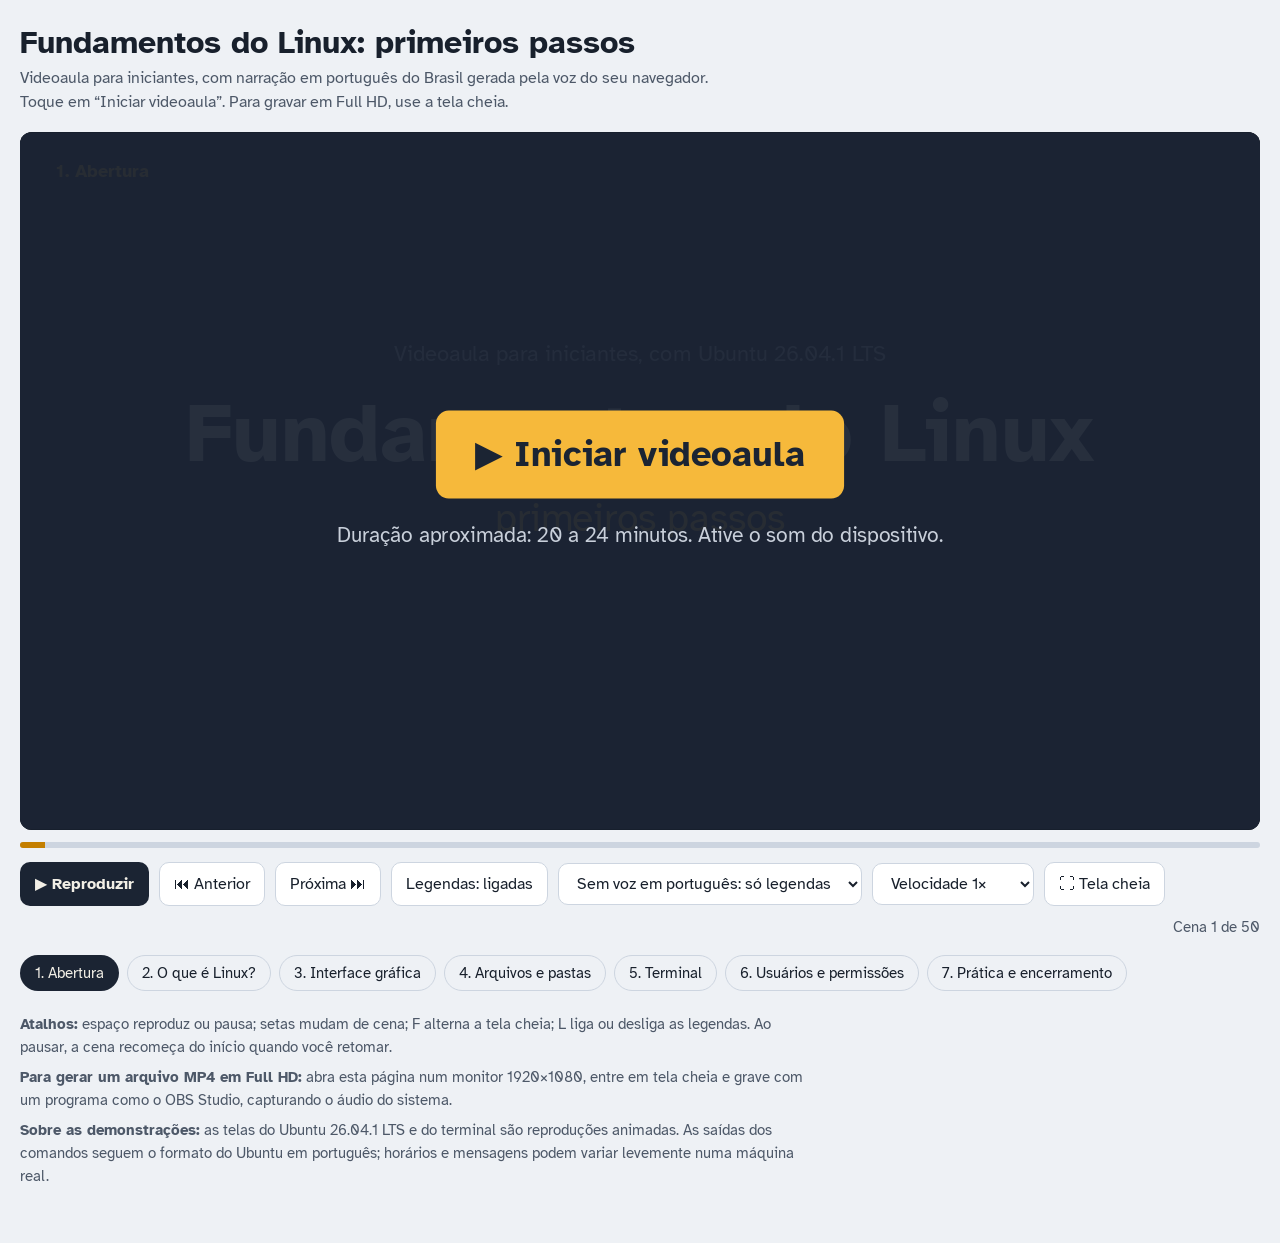
<file: player.html>
<!doctype html>
<html lang="pt-BR">
<head>
<meta charset="utf-8">
<meta name="viewport" content="width=device-width, initial-scale=1, viewport-fit=cover">
<title>Videoaula: Fundamentos do Linux, primeiros passos</title>
<link rel="preconnect" href="https://fonts.googleapis.com">
<link rel="preconnect" href="https://fonts.gstatic.com" crossorigin>
<link href="https://fonts.googleapis.com/css2?family=Atkinson+Hyperlegible:wght@400;700&family=JetBrains+Mono:wght@400;700&display=swap" rel="stylesheet">
<script>if(window.self!==window.top){document.documentElement.classList.add("embed");document.documentElement.dataset.theme="light";}</script>
<style>
:root{
  --bg:#eef1f5; --fg:#18202c; --muted:#4d5868; --panel:#ffffff; --line:#cdd5e0; --btn:#1b2433; --btnfg:#f2efe6; --focus:#c47f00;
  box-sizing:border-box; padding-top:env(safe-area-inset-top,0px); padding-bottom:env(safe-area-inset-bottom,0px);
  color-scheme:light;
}
@media (prefers-color-scheme:dark){
  :root:not([data-theme="light"]){--bg:#0f141c;--fg:#e9ecf1;--muted:#9aa6b6;--panel:#18202c;--line:#2c3746;--btn:#f6b93b;--btnfg:#1b2433;--focus:#f6b93b;color-scheme:dark}
}
:root[data-theme="dark"]{--bg:#0f141c;--fg:#e9ecf1;--muted:#9aa6b6;--panel:#18202c;--line:#2c3746;--btn:#f6b93b;--btnfg:#1b2433;--focus:#f6b93b;color-scheme:dark}
*,*::before,*::after{box-sizing:inherit}
html{scroll-padding-top:env(safe-area-inset-top,0px)}
body{margin:0;background:var(--bg);color:var(--fg);font-family:"Atkinson Hyperlegible",Verdana,"Segoe UI",system-ui,sans-serif;line-height:1.5}
.page{max-width:1280px;margin:0 auto;padding:24px 20px 48px}
.page > h1{font-size:clamp(1.4rem,2.6vw,2rem);margin:0 0 4px;line-height:1.2}
.page .lede{color:var(--muted);margin:0 0 18px;max-width:72ch}

/* Moldura 16:9 */
.frame{position:relative;width:100%;aspect-ratio:16/9;background:#000;border-radius:12px;overflow:hidden}
.frame:fullscreen{border-radius:0;aspect-ratio:auto;width:100vw;height:100vh}
#stage{position:absolute;left:0;top:0;width:1920px;height:1080px;transform-origin:0 0;overflow:hidden;
  background:#1b2433;color:#f2efe6;font-family:"Atkinson Hyperlegible",Verdana,system-ui,sans-serif}
.mono{font-family:"JetBrains Mono",ui-monospace,"DejaVu Sans Mono",Menlo,Consolas,monospace}

/* Controles */
.controls{display:flex;flex-wrap:wrap;gap:10px;align-items:center;margin-top:14px}
.controls button,.controls select{font:inherit;font-size:1rem;border-radius:10px;border:1px solid var(--line);background:var(--panel);color:var(--fg);padding:9px 14px;cursor:pointer}
.controls select{max-width:100%;text-overflow:ellipsis}
.controls button.primary{background:var(--btn);color:var(--btnfg);border-color:transparent;font-weight:700;min-width:120px}
.controls button:focus-visible,.controls select:focus-visible,.chapters button:focus-visible{outline:3px solid var(--focus);outline-offset:2px}
.status{margin-left:auto;color:var(--muted);font-size:.95rem}
.bar{height:6px;background:var(--line);border-radius:3px;margin-top:12px;overflow:hidden}
.bar i{display:block;height:100%;width:0;background:var(--focus);transition:width .4s}
.chapters{display:flex;flex-wrap:wrap;gap:8px;margin-top:16px}
.chapters button{font:inherit;font-size:.92rem;border:1px solid var(--line);background:transparent;color:var(--fg);border-radius:999px;padding:6px 14px;cursor:pointer}
.chapters button.on{background:var(--btn);color:var(--btnfg);border-color:transparent}
.notes{margin-top:22px;color:var(--muted);font-size:.95rem;max-width:80ch}
.notes p{margin:.5em 0}

/* Modo embutido (dentro do Linux Lab): controles no tema escuro e verde da plataforma */
:root.embed{--fg:#eef3f8;--muted:rgba(255,255,255,.72);--panel:rgba(255,255,255,.07);--line:rgba(255,255,255,.16);
  --btn:#14b87a;--btnfg:#0d1b2a;--focus:#14b87a}
.embed body{background:transparent}
.embed .page{max-width:none;padding:0 0 4px}
.embed .page > h1,.embed .page .lede,.embed .notes{display:none}
.embed .controls{margin-top:12px}
.embed .controls button:hover,.embed .chapters button:hover{border-color:rgba(20,184,122,.6)}
.embed .controls select option{background:#142c46;color:#eef3f8}
.embed .chapters button.on{font-weight:700}

/* Camadas do palco */
#layer{position:absolute;inset:0}
.sec{position:absolute;left:56px;top:40px;z-index:6;font-size:28px;font-weight:700;color:#f6b93b}
.legend{position:absolute;right:56px;top:36px;z-index:6;font-size:36px;background:#f2efe6;color:#1b2433;padding:12px 26px;border-radius:14px;box-shadow:0 6px 0 #c9c3b3;display:none}
.legend b{font-family:"JetBrains Mono",ui-monospace,monospace}
.gui .legend{top:72px}
.keycast{position:absolute;right:56px;bottom:200px;z-index:7;font-family:"JetBrains Mono",ui-monospace,monospace;font-weight:700;font-size:48px;
  background:#f6b93b;color:#1b2433;padding:14px 28px;border-radius:16px;display:none;white-space:pre}
.caption{position:absolute;left:50%;bottom:44px;transform:translateX(-50%);z-index:8;max-width:1640px;width:max-content;
  background:rgba(8,12,18,.86);color:#fff;font-size:40px;line-height:1.35;padding:16px 32px;border-radius:14px;text-align:center}
.caption:empty,.nocap .caption{display:none}
#cursor{position:absolute;left:0;top:0;z-index:9;width:0;height:0;transition:transform .9s cubic-bezier(.4,.1,.2,1),opacity .3s;opacity:0;pointer-events:none}
#cursor::before{content:"";position:absolute;left:-38px;top:-38px;width:76px;height:76px;border-radius:50%;background:rgba(246,185,59,.38);border:4px solid #f6b93b}
#cursor svg{position:absolute;left:-4px;top:-4px;width:46px;height:46px;filter:drop-shadow(0 2px 2px rgba(0,0,0,.6))}
.ripple{position:absolute;z-index:9;width:30px;height:30px;margin:-15px 0 0 -15px;border-radius:50%;border:5px solid #f6b93b;animation:rip .7s ease-out forwards;pointer-events:none}
@keyframes rip{to{transform:scale(4);opacity:0}}

/* Tela inicial */
.start{position:absolute;inset:0;z-index:20;display:flex;flex-direction:column;align-items:center;justify-content:center;gap:34px;background:rgba(27,36,51,.94)}
.start button{font:inherit;font-size:56px;font-weight:700;background:#f6b93b;color:#1b2433;border:0;border-radius:20px;padding:26px 60px;cursor:pointer}
.start p{font-size:32px;color:#c8cfda;margin:0;max-width:1300px;text-align:center}
.start.hide{display:none}

/* Slides */
.slide{position:absolute;inset:0;padding:130px 160px 250px;display:flex;flex-direction:column;justify-content:center}
.slide.center{align-items:center;text-align:center}
.rv{opacity:0;transform:translateY(28px);animation:rv .8s ease forwards;animation-delay:var(--d,0s)}
@keyframes rv{to{opacity:1;transform:none}}
.static .rv{animation:none;opacity:1;transform:none}
@media (prefers-reduced-motion:reduce){.rv{animation:none;opacity:1;transform:none}#cursor{transition:none}}
.t-hero{font-size:132px;font-weight:700;line-height:1.02;margin:0}
.t-sub{font-size:60px;color:#f6b93b;margin:18px 0 0}
.t-note{font-size:34px;color:#b9c2cf;margin:0 0 30px}
.t-q{font-size:78px;line-height:1.18;font-weight:700;max-width:1500px;margin:0}
.t-h{font-size:72px;font-weight:700;margin:0 0 50px;line-height:1.1}
.chalk{color:#f6b93b}


.cards{display:grid;grid-template-columns:repeat(4,1fr);gap:30px;width:100%}
.card{border:4px solid #3b4a63;border-radius:22px;padding:40px 30px;text-align:center;font-size:40px;font-weight:700;background:#222d40;opacity:.35}
.card .ico{font-size:96px;display:block;margin-bottom:18px}
.lightup{animation:light .6s ease forwards;animation-delay:var(--d,0s)}
@keyframes light{to{opacity:1;border-color:#f6b93b}}
.static .lightup{animation:none;opacity:1;border-color:#f6b93b}


.two{display:grid;grid-template-columns:1fr 1fr;gap:60px;width:100%}
/* Fluxogramas: caixas posicionadas pelo centro, setas ligando as bordas e desenhadas em sequência */
.fc{position:relative;flex:none;margin:0 auto}
.fc svg{position:absolute;inset:0;width:100%;height:100%;overflow:visible;pointer-events:none}
.fc .edge{opacity:0;animation:fcin .01s forwards;animation-delay:var(--d,0s)}
.fc .edge path.ln{fill:none;stroke:#8aa0c2;stroke-width:6;stroke-linecap:round;stroke-linejoin:round;stroke-dasharray:var(--len);stroke-dashoffset:var(--len);animation:fcdraw .7s ease forwards;animation-delay:var(--d,0s)}
.fc .edge path.ah{fill:#8aa0c2;stroke:#8aa0c2;stroke-width:2;stroke-linejoin:round}
.fc .edge.hot path.ln{stroke:#f6b93b}.fc .edge.hot path.ah{fill:#f6b93b;stroke:#f6b93b}
.fc .edge.dash path.ln{stroke-dasharray:16 14;stroke-dashoffset:0;animation:none}
@keyframes fcin{to{opacity:1}}
@keyframes fcdraw{to{stroke-dashoffset:0}}
.fn{position:absolute;display:flex;flex-direction:column;align-items:center;justify-content:center;text-align:center;border-radius:20px;background:#2e3d55;border:4px solid #4f6180;font-size:42px;font-weight:700;line-height:1.12;opacity:0;animation:fnin .6s ease forwards;animation-delay:var(--d,0s)}
@keyframes fnin{from{opacity:0;transform:scale(.88)}to{opacity:1;transform:none}}
.fn small{display:block;font-size:27px;font-weight:400;color:#c8cfda;margin-top:4px}
.fn.sm{font-size:34px}
.fn.hot{background:#f6b93b;color:#1b2433;border-color:#f6b93b}.fn.hot small{color:#1b2433}
.fn.blue{border-color:#7cc4ff}
.fn.ghost{background:transparent;border-color:#f6b93b}
.fn.dashed{background:transparent;border-style:dashed}
.fn.circle{border-radius:50%}
.fn.mono{font-family:"JetBrains Mono",ui-monospace,monospace}
.fl{position:absolute;transform:translate(-50%,-50%);background:#1b2433;color:#dfe5ee;font-size:27px;padding:2px 14px;border-radius:999px;white-space:nowrap;opacity:0;animation:fcin .4s forwards;animation-delay:var(--d,0s)}
.static .fc .edge,.static .fl{animation:none;opacity:1}
.static .fc .edge path.ln{animation:none;stroke-dashoffset:0}
.static .fn{animation:none;opacity:1;transform:none}
@media (prefers-reduced-motion:reduce){.fn,.fl,.fc .edge{animation:none;opacity:1}.fc .edge path.ln{animation:none;stroke-dashoffset:0}}

.panel{background:#222d40;border-radius:24px;padding:46px;font-size:40px}
.panel h3{margin:0 0 20px;font-size:50px}
.panel .big{font-size:150px;line-height:1.1;display:block;margin-bottom:14px}
.panel ul{margin:0;padding-left:1.1em}
.panel li{margin:.2em 0}

.path{font-family:"JetBrains Mono",ui-monospace,monospace;font-size:88px;font-weight:700;background:#0f1520;border-radius:20px;padding:30px 50px;display:inline-block}
.path .h{color:#7cc4ff}.path .t{color:#f6b93b}
.eq{font-size:64px;margin:26px 0;color:#c8cfda}

.prompt-big{font-family:"JetBrains Mono",ui-monospace,monospace;font-size:96px;font-weight:700;display:flex;gap:0;margin-top:20px}
.prompt-big span{display:flex;flex-direction:column;align-items:center}
.prompt-big em{font-style:normal;font-family:"Atkinson Hyperlegible",Verdana,sans-serif;font-size:30px;font-weight:400;color:#1b2433;background:#f2efe6;border-radius:10px;padding:6px 14px;margin-top:22px}
.keycap{display:inline-block;font-family:"JetBrains Mono",ui-monospace,monospace;font-weight:700;font-size:46px;border:4px solid #f2efe6;border-bottom-width:10px;border-radius:14px;padding:8px 24px;margin:0 8px}

.grid9{display:grid;grid-template-columns:repeat(3,1fr);gap:22px;width:100%}
.cmdcard{background:#222d40;border-left:10px solid #f6b93b;border-radius:16px;padding:12px 26px;font-size:30px}
.cmdcard b{font-family:"JetBrains Mono",ui-monospace,monospace;font-size:40px;color:#f6b93b;display:block}

.steps{list-style:none;margin:0;padding:0;counter-reset:s;width:100%}
.steps li{counter-increment:s;font-size:48px;padding:22px 0 22px 110px;position:relative;border-bottom:2px solid #34425a}
.steps li::before{content:counter(s);position:absolute;left:0;top:14px;width:80px;height:80px;border-radius:50%;background:#f6b93b;color:#1b2433;font-weight:700;display:flex;align-items:center;justify-content:center;font-size:46px}
.steps code{font-family:"JetBrains Mono",ui-monospace,monospace;color:#7cc4ff}
.timer{font-family:"JetBrains Mono",ui-monospace,monospace;font-size:220px;font-weight:700;color:#f6b93b;line-height:1}

/* Terminal */
.term{position:absolute;left:160px;top:124px;width:1600px;height:680px;background:#0e131c;border-radius:18px;box-shadow:0 30px 60px rgba(0,0,0,.45);overflow:hidden;border:2px solid #3b4a63}
.term-h{height:60px;background:#2a3446;display:flex;align-items:center;justify-content:center;font-size:26px;color:#dfe5ee;position:relative}
.term-h .wb{position:absolute;right:20px;display:flex;gap:12px}
.term-h .wb i{width:24px;height:24px;border-radius:50%;background:#55627a;display:block}
.term-b{padding:18px 34px;height:620px;overflow:hidden;font-family:"JetBrains Mono",ui-monospace,monospace;font-size:36px;line-height:1.5;white-space:pre;color:#e8ecf2}
.pu{color:#7be0a6;font-weight:700}.pp{color:#7cc4ff;font-weight:700}
.cmd{color:#f6b93b;font-weight:700;background:rgba(246,185,59,.12);border-radius:6px}
.err{color:#ff8a65}
.caret{display:inline-block;width:.6em;height:1.1em;vertical-align:-.18em;background:#f6b93b;animation:blink 1s steps(1) infinite}
@keyframes blink{50%{opacity:0}}
.perm-t{color:#c8cfda}.perm-u{color:#7be0a6;font-weight:700}.perm-g{color:#7cc4ff;font-weight:700}.perm-o{color:#ffb07a;font-weight:700}
.permbox{position:absolute;left:240px;right:240px;top:470px;background:#f2efe6;color:#1b2433;border-radius:20px;padding:24px 40px;display:none;align-items:center;gap:40px;font-size:34px;z-index:4}
.permbox.on{display:flex}
.permbox.low{top:822px;padding:14px 36px;gap:24px}
.permbox .pm{font-family:"JetBrains Mono",ui-monospace,monospace;font-size:64px;font-weight:700;display:flex;gap:16px}
.permbox .pm span{display:flex;flex-direction:column;align-items:center}
.permbox .pm em{font-style:normal;font-family:"Atkinson Hyperlegible",Verdana,sans-serif;font-size:26px;font-weight:700}
.permbox .pm .u{color:#1d8a4f}.permbox .pm .g{color:#1f6fb2}.permbox .pm .o{color:#c2561d}

/* Interface gráfica simulada */
.desk{position:absolute;inset:0;background:
  radial-gradient(1200px 800px at 80% 110%,#e9672f 0%,rgba(233,103,47,0) 60%),
  radial-gradient(1000px 700px at 10% 0%,#5a2a5e 0%,rgba(90,42,94,0) 60%),
  linear-gradient(135deg,#2c1630,#3b1a3a 50%,#6b2c3a);font-family:"Atkinson Hyperlegible",Verdana,sans-serif}
.topbar{position:absolute;left:0;right:0;top:0;height:48px;background:rgba(0,0,0,.82);display:flex;align-items:center;justify-content:space-between;padding:0 24px;font-size:22px;color:#fff;font-weight:700}
.dock{position:absolute;left:0;top:48px;bottom:0;width:108px;background:rgba(20,20,24,.72);display:flex;flex-direction:column;align-items:center;padding:16px 0;gap:14px}
.dock .di{width:76px;height:76px;border-radius:18px;background:rgba(255,255,255,.1);display:flex;align-items:center;justify-content:center;font-size:44px;position:relative}
.dock .di.run::after{content:"";position:absolute;left:-14px;width:8px;height:8px;border-radius:50%;background:#e9672f}
.dock .sp{flex:1}
.hl{outline:5px solid #f6b93b;outline-offset:6px;border-radius:14px;animation:pulse 1.2s ease-in-out infinite}
@keyframes pulse{50%{outline-color:rgba(246,185,59,.35)}}
.win{position:absolute;left:250px;top:100px;width:1500px;height:780px;background:#fafafa;color:#222;border-radius:16px;box-shadow:0 24px 60px rgba(0,0,0,.5);overflow:hidden;display:none}
.win.on{display:block}
.wh{height:64px;background:#ebebeb;border-bottom:1px solid #d6d6d6;display:flex;align-items:center;padding:0 20px;gap:16px;font-size:24px;font-weight:700;position:relative}
.wh .tt{position:absolute;left:0;right:0;text-align:center;pointer-events:none}
.wh .wb{margin-left:auto;display:flex;gap:10px;z-index:1}
.wh .wb span{width:34px;height:34px;border-radius:50%;background:#dcdcdc;display:flex;align-items:center;justify-content:center;font-size:18px}
.wh .ic{z-index:1;font-size:28px;width:44px;height:44px;display:flex;align-items:center;justify-content:center;border-radius:10px}
.wbody{display:flex;height:calc(100% - 64px)}
.side{width:300px;background:#f0f0f0;border-right:1px solid #ddd;padding:16px 10px;font-size:24px}
.side div{padding:12px 16px;border-radius:10px}
.side .act{background:#dcdcdc;font-weight:700}
.main{flex:1;padding:26px;position:relative;font-size:24px}
.tiles{display:flex;flex-wrap:wrap;gap:22px 26px}
.tile{width:150px;text-align:center;font-size:22px}
.tile .f{font-size:96px;line-height:1.1;display:block}
.tile.new{display:none}.tile.new.on{display:block}
.menu{position:absolute;background:#fff;border:1px solid #ccc;border-radius:12px;box-shadow:0 10px 30px rgba(0,0,0,.25);padding:8px;font-size:24px;display:none;min-width:300px;z-index:3}
.menu.on{display:block}
.menu div{padding:12px 18px;border-radius:8px}
.dialog{position:absolute;left:50%;top:50%;transform:translate(-50%,-50%);background:#fff;border-radius:16px;box-shadow:0 20px 60px rgba(0,0,0,.4);padding:30px;width:640px;display:none;z-index:4;font-size:26px}
.dialog.on{display:block}
.dialog h4{margin:0 0 18px;font-size:30px;text-align:center}
.field{border:3px solid #e9672f;border-radius:10px;padding:12px 16px;min-height:60px;font-size:28px;white-space:pre}
.btnrow{display:flex;justify-content:flex-end;gap:14px;margin-top:20px}
.gbtn{padding:12px 26px;border-radius:10px;background:#e4e4e4;font-weight:700}
.gbtn.pri{background:#e9672f;color:#fff}
.searchbar{display:none;border:3px solid #e9672f;border-radius:10px;padding:8px 14px;font-size:26px;min-width:420px;z-index:1;background:#fff;min-height:50px;white-space:pre}
.searchbar.on{display:block}
.results{display:none}.results.on{display:block}
.row{display:flex;gap:20px;align-items:center;padding:16px 20px;border-radius:12px;font-size:28px}
.row small{color:#666;font-size:22px}
.apps{position:absolute;inset:48px 0 0 108px;background:rgba(10,10,14,.82);display:none;flex-direction:column;align-items:center;padding-top:50px;color:#fff}
.apps.on{display:flex}
.apps .sf{width:640px;border-radius:30px;background:rgba(255,255,255,.14);padding:14px 26px;font-size:28px;min-height:62px;margin-bottom:60px;white-space:pre}
.agrid{display:grid;grid-template-columns:repeat(6,190px);gap:40px 30px}
.app{text-align:center;font-size:22px}
.app .ai{width:110px;height:110px;margin:0 auto 12px;border-radius:26px;background:rgba(255,255,255,.12);display:flex;align-items:center;justify-content:center;font-size:62px}
.app.dim{opacity:.18}
.editor-area{flex:1;padding:36px 46px;font-size:38px;line-height:1.5;white-space:pre-wrap;color:#222;font-family:"Atkinson Hyperlegible",Verdana,sans-serif}
.set-main h3{font-size:36px;margin:0 0 24px}
.styles{display:flex;gap:30px}
.styles div{width:280px;height:170px;border-radius:16px;border:4px solid #ddd;display:flex;align-items:flex-end;justify-content:center;padding-bottom:12px;font-weight:700}
.styles .a{background:linear-gradient(#fff,#eee);border-color:#e9672f}.styles .b{background:linear-gradient(#333,#222);color:#fff}
.dots{display:flex;gap:18px;margin-top:30px}
.dots i{width:46px;height:46px;border-radius:50%;display:block}
.saveloc{margin-top:18px;border:1px solid #ddd;border-radius:10px}
.saveloc div{padding:12px 16px;font-size:24px}
.saveloc .sel{background:#fde3d6;font-weight:700}
</style>
</head>
<body>
<div class="page">
  <h1>Fundamentos do Linux: primeiros passos</h1>
  <p class="lede">Videoaula para iniciantes, com narração em português do Brasil gerada pela voz do seu navegador. Toque em “Iniciar videoaula”. Para gravar em Full HD, use a tela cheia.</p>

  <div class="frame" id="frame">
    <div id="stage">
      <div id="layer"></div>
      <div class="sec" id="sec"></div>
      <div class="legend" id="legend"></div>
      <div class="keycast" id="keycast"></div>
      <div id="cursor"><svg viewBox="0 0 24 24"><path d="M3 2l7.5 19 2.6-7.6L21 11z" fill="#fff" stroke="#111" stroke-width="1.6" stroke-linejoin="round"/></svg></div>
      <div class="caption" id="cap"></div>
      <div class="start" id="start">
        <button id="startBtn" type="button">▶ Iniciar videoaula</button>
        <p>Duração aproximada: 20 a 24 minutos. Ative o som do dispositivo.</p>
      </div>
    </div>
  </div>

  <div class="bar"><i id="prog"></i></div>
  <div class="controls">
    <button id="play" class="primary" type="button">▶ Reproduzir</button>
    <button id="prev" type="button" aria-label="Cena anterior">⏮ Anterior</button>
    <button id="next" type="button" aria-label="Próxima cena">Próxima ⏭</button>
    <button id="capBtn" type="button" aria-pressed="true">Legendas: ligadas</button>
    <select id="voice" aria-label="Voz da narração"></select>
    <select id="rate" aria-label="Velocidade da narração">
      <option value="0.9">Velocidade 0,9×</option>
      <option value="1" selected>Velocidade 1×</option>
      <option value="1.1">Velocidade 1,1×</option>
    </select>
    <button id="fs" type="button">⛶ Tela cheia</button>
    <span class="status" id="status"></span>
  </div>
  <div class="chapters" id="chapters"></div>

  <div class="notes">
    <p><strong>Atalhos:</strong> espaço reproduz ou pausa; setas mudam de cena; F alterna a tela cheia; L liga ou desliga as legendas. Ao pausar, a cena recomeça do início quando você retomar.</p>
    <p><strong>Para gerar um arquivo MP4 em Full HD:</strong> abra esta página num monitor 1920×1080, entre em tela cheia e grave com um programa como o OBS Studio, capturando o áudio do sistema.</p>
    <p><strong>Sobre as demonstrações:</strong> as telas do Ubuntu 26.04.1 LTS e do terminal são reproduções animadas. As saídas dos comandos seguem o formato do Ubuntu em português; horários e mensagens podem variar levemente numa máquina real.</p>
  </div>
</div>

<script>
(function(){
"use strict";
const $=(s,r=document)=>r.querySelector(s);
const frame=$("#frame"), stage=$("#stage"), layer=$("#layer"), cap=$("#cap"), cursorEl=$("#cursor"),
      keycastEl=$("#keycast"), legendEl=$("#legend"), secEl=$("#sec");

/* ---------- Escala do palco ---------- */
let K=1;
function fit(){
  const w=frame.clientWidth, h=frame.clientHeight;
  K=Math.min(w/1920,h/1080);
  const ox=(w-1920*K)/2, oy=(h-1080*K)/2;
  stage.style.transform=`translate(${ox}px,${oy}px) scale(${K})`;
}
new ResizeObserver(fit).observe(frame); fit();

/* ---------- Utilidades ---------- */
const esc=s=>s.replace(/&/g,"&amp;").replace(/</g,"&lt;").replace(/>/g,"&gt;");
const prompt=cwd=>`<span class="pu">aluno@ubuntu</span>:<span class="pp">${esc(cwd)}</span>$ `;

/* ---------- Interface gráfica simulada ---------- */
const DOCK=[["web","🌐"],["files","📁"],["editor","📝"],["settings","⚙️"],["term","⌨️"]];
function desktop(inner,run){
  run=run||[];
  return `<div class="desk">
    <div class="topbar" data-id="topbar"><span>● ○</span><span data-id="clock">23 de out 10:12</span><span data-id="tray">📶 🔊 🔋</span></div>
    <div class="dock" data-id="dock">${DOCK.map(d=>`<div class="di${run.includes(d[0])?" run":""}" data-id="dock-${d[0]}">${d[1]}</div>`).join("")}<div class="sp"></div><div class="di" data-id="dock-apps">▦</div></div>
    ${inner}</div>`;
}
function win(id,title,body,opt){
  opt=opt||{};
  return `<div class="win${opt.on?" on":""}" data-id="${id}">
    <div class="wh">${opt.left||""}<div class="tt" data-id="${id}-title">${title}</div><div class="wb"><span>—</span><span>▢</span><span data-id="${id}-close">✕</span></div></div>
    <div class="wbody">${body}</div></div>`;
}
const APPS=[["files","📁","Arquivos"],["editor","📝","Editor de Texto"],["settings","⚙️","Configurações"],["term","⌨️","Terminal"],["web","🌐","Navegador"],["calc","🧮","Calculadora"],
  ["cal","📅","Calendário"],["img","🖼️","Imagens"],["res","📊","Recursos"],["store","🛍️","Central de Apps"],["help","❓","Ajuda"],["clock","⏰","Relógios"]];
function appsOverlay(){
  return `<div class="apps" data-id="apps"><div class="sf" data-id="apps-search">🔍 </div>
    <div class="agrid">${APPS.map(a=>`<div class="app" data-id="ap-${a[0]}"><div class="ai">${a[1]}</div>${a[2]}</div>`).join("")}</div></div>`;
}
const HOME_TILES=["Área de trabalho","Documentos","Downloads","Imagens","Modelos","Música","Público","snap","Vídeos"];
function filesWin(opt){
  opt=opt||{};
  const tiles=HOME_TILES.map((t,i)=>{
    let s=`<div class="tile" data-id="tile-${i}"><span class="f">📁</span>${t}</div>`;
    if(i===0) s+=`<div class="tile new${opt.withFolder?" on":""}" data-id="tile-new"><span class="f">📁</span>aula-linux</div>`;
    return s;
  }).join("");
  const body=`<div class="side"><div class="act">🏠 Pasta pessoal</div><div>📄 Documentos</div><div>⬇️ Downloads</div><div>🖼️ Imagens</div><div>🎵 Música</div><div>🎬 Vídeos</div><div>🗑️ Lixeira</div></div>
    <div class="main" data-id="files-main">
      <div class="tiles" data-id="tiles">${tiles}</div>
      <div class="results" data-id="results"><div class="row" data-id="result-1"><span style="font-size:52px">📄</span><div>anotacoes.txt<br><small>~/aula-linux</small></div></div></div>
      <div data-id="empty" style="position:absolute;left:900px;top:520px;width:20px;height:20px"></div>
      <div class="menu" data-id="menu" style="left:900px;top:300px"><div data-id="m-new">Nova pasta…</div><div>Colar</div><div>Selecionar tudo</div><div>Abrir no terminal</div><div>Propriedades</div></div>
      <div class="dialog" data-id="nf"><h4>Nova pasta</h4><div style="font-size:22px;color:#555;margin-bottom:8px">Nome da pasta</div><div class="field" data-id="nf-name"></div><div class="btnrow"><span class="gbtn">Cancelar</span><span class="gbtn pri" data-id="nf-ok">Criar</span></div></div>
    </div>`;
  return win("files","Pasta pessoal",body,{on:opt.on,left:`<span class="ic" data-id="files-search-btn">🔍</span><span class="searchbar" data-id="files-search"></span>`});
}
function settingsWin(on){
  const body=`<div class="side"><div>📶 Rede</div><div>🔵 Bluetooth</div><div data-id="st-mon">🖥️ Monitores</div><div data-id="st-som">🔊 Som</div><div>🔋 Energia</div><div data-id="st-apa" class="act">🎨 Aparência</div><div>🔔 Notificações</div><div>🔒 Privacidade</div><div>ℹ️ Sistema</div></div>
    <div class="main set-main"><h3>Aparência</h3><div style="margin-bottom:14px">Estilo</div><div class="styles"><div class="a">Claro</div><div class="b">Escuro</div></div>
    <div style="margin-top:34px">Cor de destaque</div><div class="dots"><i style="background:#e9672f"></i><i style="background:#c7162b"></i><i style="background:#3584e4"></i><i style="background:#2ec27e"></i><i style="background:#9141ac"></i></div></div>`;
  return win("settings","Configurações",body,{on});
}
function editorWin(folderPath,folderName){
  const body=`<div class="editor-area" data-id="ed-text"></div>
    <div class="dialog" data-id="sv" style="width:760px"><h4>Salvar como</h4><div style="font-size:22px;color:#555;margin-bottom:8px">Nome</div><div class="field" data-id="sv-name"></div>
      <div class="saveloc"><div>🏠 Pasta pessoal</div><div data-id="sv-folder">📁 ${folderPath}</div></div>
      <div class="btnrow"><span class="gbtn">Cancelar</span><span class="gbtn pri" data-id="sv-ok">Salvar</span></div></div>`;
  return win("ed","Documento sem título",body,{});
}

/* ---------- Helpers de ação ---------- */
const q=sel=>layer.querySelector(`[data-id="${sel}"]`);
function posOf(id){
  const el=q(id); if(!el) return null;
  const r=el.getBoundingClientRect(), s=stage.getBoundingClientRect();
  return {x:(r.left-s.left+r.width/2)/K, y:(r.top-s.top+r.height/2)/K};
}
function cur(id){const p=posOf(id); if(!p) return; cursorEl.style.opacity=1; cursorEl.style.transform=`translate(${p.x}px,${p.y}px)`;}
function click(id){
  const p=posOf(id); if(!p) return; cur(id);
  if(ctxNow&&ctxNow.instant) return;
  const r=document.createElement("div"); r.className="ripple"; r.style.left=p.x+"px"; r.style.top=p.y+"px";
  stage.appendChild(r); setTimeout(()=>r.remove(),800);
}
const on=(id,v=true)=>{const e=q(id); if(e) e.classList.toggle("on",v);};
const hl=(id,v=true)=>{const e=q(id); if(e) e.classList.toggle("hl",v);};
const txt=(id,t)=>{const e=q(id); if(e) e.textContent=t;};
function keycast(t){ if(!t){keycastEl.style.display="none";return;} keycastEl.textContent=t; keycastEl.style.display="block"; }
function typeInto(ctx,t0,id,text,speed,prefix){
  speed=speed||85; prefix=prefix||"";
  for(let k=0;k<=text.length;k++) ctx.at(t0+k*speed,()=>txt(id,prefix+text.slice(0,k)));
  return t0+text.length*speed;
}

/* ---------- Terminal ---------- */
function termHtml(title){
  return `<div class="term"><div class="term-h"><span data-id="term-title">${esc(title)}</span><span class="wb"><i></i><i></i><i></i></span></div><div class="term-b" data-id="term-b"></div></div>`;
}
function renderTerm(st){
  const b=q("term-b"); if(!b) return;
  b.innerHTML=st.lines.map(l=>`<div>${l||" "}</div>`).join("")+`<div>${prompt(st.cwd)}<span class="cmd" data-id="live"></span><span class="caret"></span></div>`;
  const t=q("term-title"); if(t) t.textContent="aluno@ubuntu: "+st.cwd;
  b.scrollTop=b.scrollHeight;
}
function applyStep(st,s){
  if(s.clear){st.lines=[];}
  else{
    st.lines.push(prompt(st.cwd)+`<span class="cmd">${esc(s.cmd)}</span>`);
    (s.out||[]).forEach(o=>st.lines.push(o));
  }
  if(s.cwd) st.cwd=s.cwd;
}
function termStateAt(i){
  let st={lines:[],cwd:"~"};
  for(let j=0;j<i;j++){
    const sc=S[j]; if(!sc.term) continue;
    if(sc.term.reset) st={lines:[],cwd:"~"};
    sc.term.steps.forEach(s=>applyStep(st,s));
  }
  if(S[i].term&&S[i].term.reset) st={lines:[],cwd:"~"};
  return st;
}
/* Passos do terminal: cmd = comando final; partial = o que é digitado antes de apertar Tab;
   recall = comando trazido pela seta ↑ (sem digitar); marks = [[ms, função]] para exibir avisos. */
function termAct(ctx,sc,st){
  let t=700;
  (sc.term.marks||[]).forEach(([ms,fn])=>ctx.at(ms,fn));
  sc.term.steps.forEach(s=>{
    const c=s.cmd, typed=s.partial||c;
    if(s.recall){
      ctx.at(t+400,()=>{txt("live",c); keycast(s.key||"↑");});
      t+=1800;
    } else {
      for(let k=1;k<=typed.length;k++) ctx.at(t+k*90,()=>{txt("live",typed.slice(0,k)); keycast(typed.slice(0,k));});
      t+=typed.length*90+1000;
      if(s.partial){ ctx.at(t,()=>{txt("live",c); keycast(s.key||"Tab ⇥");}); t+=1500; }
    }
    ctx.at(t,()=>{applyStep(st,s); renderTerm(st); keycast(c+"  ⏎"); if(s.after) s.after();});
    t+=s.wait||2800;
  });
  ctx.at(t,()=>keycast(""));
  return t;
}
const o=s=>esc(s);
const E=s=>`<span class="err">${esc(s)}</span>`;

/* ---------- Fluxogramas ----------
   nodes: {id,x,y,w,h,t,cls,d}  (x,y = centro da caixa; r = raio, para círculos)
   edges: {a,b,d,cls,both,elbow,loop,label,lx,ly}  (d = segundo em que a seta aparece) */
function flow(o){
  const GAP=12, HEAD=34, HALF=17;
  const N={};
  o.nodes.forEach(n=>{ if(n.r){n.w=n.h=n.r*2;} N[n.id]=n; });
  const edgePoint=(n,tx,ty)=>{
    const dx=tx-n.x, dy=ty-n.y, len=Math.hypot(dx,dy)||1, ux=dx/len, uy=dy/len;
    const t=n.r?n.r:Math.min(Math.abs(ux)>1e-6?(n.w/2)/Math.abs(ux):1e9, Math.abs(uy)>1e-6?(n.h/2)/Math.abs(uy):1e9);
    return [n.x+ux*(t+GAP), n.y+uy*(t+GAP)];
  };
  const head=(p,q)=>{ /* ponta de seta em p, vinda de q */
    const dx=p[0]-q[0], dy=p[1]-q[1], l=Math.hypot(dx,dy)||1, ux=dx/l, uy=dy/l, nx=-uy, ny=ux;
    const bx=p[0]-ux*HEAD, by=p[1]-uy*HEAD;
    return {base:[bx,by], d:`M${p[0]} ${p[1]} L${bx+nx*HALF} ${by+ny*HALF} L${bx-nx*HALF} ${by-ny*HALF} Z`};
  };
  let svg='', labels='';
  o.edges.forEach(e=>{
    const A=N[e.a], B=N[e.b];
    let pts;
    if(e.loop){ /* sai por baixo de A, passa por y=e.loop e sobe por baixo de B */
      pts=[[A.x,A.y+A.h/2+GAP],[A.x,e.loop],[B.x,e.loop],[B.x,B.y+B.h/2+GAP]];
    } else if(e.elbow){
      const s=[A.x,A.y+A.h/2+GAP], t=[B.x,B.y-B.h/2-GAP], m=s[1]+(t[1]-s[1])*0.4;
      pts=s[0]===t[0]?[s,t]:[s,[s[0],m],[t[0],m],t];
    } else {
      pts=[edgePoint(A,B.x,B.y), edgePoint(B,A.x,A.y)];
    }
    const heads=[];
    const first=pts[0], last=pts[pts.length-1];
    const endHead=head(last,pts[pts.length-2]);
    heads.push(endHead.d); pts=pts.slice(0,-1).concat([endHead.base]);
    if(e.both){ const startHead=head(first,pts[1]); heads.push(startHead.d); pts[0]=startHead.base; }
    let len=0; for(let i=1;i<pts.length;i++) len+=Math.hypot(pts[i][0]-pts[i-1][0],pts[i][1]-pts[i-1][1]);
    const dpath=pts.map((p,i)=>(i?'L':'M')+Math.round(p[0])+' '+Math.round(p[1])).join(' ');
    svg+=`<g class="edge ${e.cls||''}" style="--d:${e.d||0}s;--len:${Math.ceil(len)}"><path class="ln" d="${dpath}"/>${heads.map(h=>`<path class="ah" d="${h}"/>`).join('')}</g>`;
    if(e.label){
      const mid=e.loop?[(A.x+B.x)/2,e.loop]:[(pts[0][0]+pts[pts.length-1][0])/2,(pts[0][1]+pts[pts.length-1][1])/2];
      labels+=`<div class="fl" style="left:${e.lx!==undefined?e.lx:Math.round(mid[0])}px;top:${e.ly!==undefined?e.ly:Math.round(mid[1])}px;--d:${(e.d||0)+.5}s">${e.label}</div>`;
    }
  });
  const nodes=o.nodes.map(n=>`<div class="fn ${n.cls||''}" style="left:${Math.round(n.x-n.w/2)}px;top:${Math.round(n.y-n.h/2)}px;width:${n.w}px;height:${n.h}px;--d:${n.d||0}s">${n.t}</div>`).join('');
  return `<div class="fc" style="width:${o.w}px;height:${o.h}px"><svg viewBox="0 0 ${o.w} ${o.h}">${svg}</svg>${nodes}${labels}</div>`;
}

function cmdFlow(second){
  const q=second?.1:null;
  const nodes=[
   {id:'u',x:120,y:130,w:210,h:150,cls:'blue',d:second?.1:4.8,t:'⌨️ Você<small>digita</small>'},
   {id:'t',x:465,y:130,w:210,h:150,d:second?.1:6.8,t:'Terminal<small>a janela</small>'},
   {id:'s',x:810,y:130,w:210,h:150,cls:'hot',d:second?.1:9.5,t:'Shell<small>bash</small>'}];
  const ed=[{a:'u',b:'t',cls:'hot',d:second?.1:7.3,label:'texto',ly:84},{a:'t',b:'s',cls:'hot',d:second?.1:10,label:'comando',ly:84}];
  if(second){
    nodes.push({id:'k',x:1155,y:130,w:210,h:150,d:3.2,t:'Kernel<small>o núcleo</small>'},{id:'h',x:1500,y:130,w:210,h:150,d:6.5,t:'Hardware<small>disco</small>'});
    ed.push({a:'s',b:'k',cls:'hot',d:3.7,label:'pede',ly:84},{a:'k',b:'h',cls:'hot',d:7,label:'acessa',ly:84},
      {a:'h',b:'u',loop:350,cls:'dash',d:9.3,label:'o resultado volta pelo mesmo caminho, até a tela'});
  }
  return flow({w:1600,h:420,nodes:nodes,edges:ed});
}

/* ---------- Cenas ---------- */
const SEC=["1. Abertura","2. O que é Linux?","3. Interface gráfica","4. Arquivos e pastas","5. Terminal","6. Usuários e permissões","7. Prática e encerramento"];
const S=[
/* 1 */
{s:0,say:"Olá! Seja bem-vindo à aula Fundamentos do Linux: primeiros passos.",
 html:()=>`<div class="slide center"><p class="t-note rv">Videoaula para iniciantes, com Ubuntu 26.04.1 LTS</p><h1 class="t-hero rv" style="--d:.3s">Fundamentos do Linux</h1><p class="t-sub rv" style="--d:.7s">primeiros passos</p></div>`},
{s:0,say:"Quero começar com uma pergunta: como o computador consegue executar programas, organizar arquivos e controlar seus equipamentos, como o teclado, o mouse e a impressora?",
 html:()=>`<div class="slide center"><p class="t-q rv">Como o computador consegue <span class="chalk">executar programas</span>, <span class="chalk">organizar arquivos</span> e <span class="chalk">controlar seus equipamentos</span>?</p><p class="t-note rv" style="--d:5s;margin-top:40px;font-size:60px">⌨️ 🖱️ 🖨️</p></div>`},
{s:0,say:"A resposta é o sistema operacional. Sistema operacional é o programa principal do computador. Ele funciona como um gerente: distribui a memória, organiza os arquivos, conversa com os equipamentos, que formam o hardware, e permite que os outros programas funcionem. Windows, macOS e Linux são exemplos de sistemas operacionais.",
 html:()=>`<div class="slide center"><h2 class="t-h rv">O sistema operacional é o gerente do computador</h2>${flow({w:1600,h:450,nodes:[
   {id:'pr',x:420,y:48,w:640,h:86,d:4,t:'Programas<small>navegador, editor, jogos</small>'},
   {id:'os',x:420,y:225,w:640,h:104,cls:'hot',d:1.5,t:'Sistema operacional<small>o gerente</small>'},
   {id:'hw',x:420,y:402,w:640,h:86,d:5.5,t:'Equipamentos<small>teclado, mouse, disco, tela</small>'},
   {id:'t1',x:1230,y:60,w:560,h:80,cls:'blue sm',d:9.5,t:'Distribui a memória'},
   {id:'t2',x:1230,y:175,w:560,h:80,cls:'blue sm',d:11.5,t:'Organiza os arquivos'},
   {id:'t3',x:1230,y:290,w:560,h:80,cls:'blue sm',d:13.5,t:'Conversa com os equipamentos'},
   {id:'t4',x:1230,y:405,w:560,h:80,cls:'blue sm',d:15.5,t:'Faz os programas funcionarem'}],
  edges:[{a:'pr',b:'os',d:6,label:'pedem ajuda',lx:640,ly:136},{a:'os',b:'hw',d:7,label:'controla',lx:600,ly:314},
   {a:'os',b:'t1',cls:'hot',d:9.9},{a:'os',b:'t2',cls:'hot',d:11.9},{a:'os',b:'t3',cls:'hot',d:13.9},{a:'os',b:'t4',cls:'hot',d:15.9}]})}
   <p class="t-note rv" style="--d:18s;margin:28px 0 0">Exemplos: Windows, macOS e Linux</p></div>`},
{s:0,say:"Nesta aula você vai entender o que é Linux, conhecer a interface do Ubuntu, aprender como os arquivos se organizam e executar seus primeiros comandos no terminal. No final tem um desafio prático. Não precisa de experiência nenhuma: vamos juntos, passo a passo.",
 html:()=>`<div class="slide center"><h2 class="t-h rv">O que você vai aprender</h2><div class="cards">
   <div class="card lightup" style="--d:1.6s"><span class="ico">🧩</span>O que é Linux</div>
   <div class="card lightup" style="--d:3.2s"><span class="ico">🖥️</span>A interface</div>
   <div class="card lightup" style="--d:5s"><span class="ico">🗂️</span>Arquivos e pastas</div>
   <div class="card lightup" style="--d:7s"><span class="ico">⌨️</span>O terminal</div></div></div>`},
{s:0,say:"Você pode acompanhar de duas formas: no Ubuntu, se já o tiver instalado, ou no terminal simulado da plataforma, direto no navegador. A pasta de treino aqui se chama aula-linux; no simulador, estudos. Os comandos são os mesmos. Depois, o quiz e o modo carreira ajudam a fixar.",
 html:()=>`<div class="slide center"><h2 class="t-h rv">Como acompanhar</h2><div class="two">
   <div class="panel rv" style="--d:4s"><span class="big" style="font-size:96px">🐧</span><h3>No Ubuntu</h3>Se você já tem o sistema instalado.<br><small>pasta de treino: <b>aula-linux</b></small></div>
   <div class="panel rv" style="--d:8s;border:4px solid #f6b93b"><span class="big" style="font-size:96px">🌐</span><h3>No terminal simulado</h3>Direto no navegador, sem instalar nada.<br><small>pasta de treino: <b>estudos</b></small></div></div>
   <p class="t-note rv" style="--d:15s;margin:34px 0 0">Depois do vídeo: módulos · quiz · modo carreira</p></div>`},
/* 2 */
{s:1,say:"Quando falamos “Linux”, estamos falando, na verdade, de uma peça chamada kernel. Kernel quer dizer núcleo: é a parte mais interna do sistema, que conversa diretamente com o hardware, ou seja, com as peças físicas do computador. O kernel Linux foi criado em 1991 por Linus Torvalds.",
 html:()=>`<div class="slide">${flow({w:1600,h:620,nodes:[
   {id:'pr',x:800,y:55,w:560,h:100,d:4.5,t:'Programas<small>navegador, editor, jogos</small>'},
   {id:'k',x:800,y:300,r:125,cls:'hot circle',d:.5,t:'Kernel<small>o núcleo</small>'},
   {id:'cpu',x:290,y:560,w:420,h:100,d:9,t:'🧠 Processador'},
   {id:'mem',x:800,y:560,w:420,h:100,d:10,t:'💾 Memória'},
   {id:'disk',x:1310,y:560,w:420,h:100,d:11,t:'🗄️ Disco'},
   {id:'y',x:1390,y:300,w:360,h:130,cls:'ghost',d:14,t:'1991<small>criado por Linus Torvalds</small>'}],
  edges:[{a:'pr',b:'k',d:5,label:'pedem',lx:910,ly:140},
   {a:'k',b:'cpu',both:true,cls:'hot',d:9.4},{a:'k',b:'mem',both:true,cls:'hot',d:10.4},{a:'k',b:'disk',both:true,cls:'hot',d:11.4}]})}</div>`},
{s:1,say:"Só o núcleo, porém, não basta para usar o computador no dia a dia. Por isso existem as distribuições: pacotes completos que juntam o kernel Linux com outros programas, como área de trabalho, navegador e editor de texto. Exemplos de distribuições são o Ubuntu, o Debian e o Fedora. Todas usam o mesmo núcleo. O Ubuntu é amigável para iniciantes, o Debian é conhecido pela estabilidade e o Fedora traz as novidades primeiro.",
 html:()=>`<div class="slide"><h2 class="t-h rv" style="text-align:center">Distribuição = kernel Linux + programas</h2>${flow({w:1600,h:470,nodes:[
   {id:'k',x:330,y:105,w:460,h:110,cls:'hot',d:.5,t:'Kernel Linux<small>o núcleo</small>'},
   {id:'p',x:330,y:335,w:460,h:120,cls:'blue',d:6.5,t:'Programas<small>desktop, navegador, editor</small>'},
   {id:'d',x:860,y:220,w:380,h:140,cls:'ghost',d:8.5,t:'Distribuição<small>pacote completo</small>'},
   {id:'u',x:1400,y:70,w:380,h:110,d:13,t:'Ubuntu<small>kernel + programas</small>'},
   {id:'de',x:1400,y:220,w:380,h:110,d:14,t:'Debian<small>kernel + programas</small>'},
   {id:'f',x:1400,y:370,w:380,h:110,d:15,t:'Fedora<small>kernel + programas</small>'}],
  edges:[{a:'k',b:'d',cls:'hot',d:8.9},{a:'p',b:'d',cls:'hot',d:9.1},
   {a:'d',b:'u',d:13.4},{a:'d',b:'de',d:14.4},{a:'d',b:'f',d:15.4}]})}</div>`},
{s:1,say:"O Linux é código aberto. Pense numa receita de bolo: num programa fechado, você só recebe o bolo pronto. No código aberto, a receita vem junto, e qualquer pessoa pode ler, estudar, adaptar e compartilhar a receita. Código-fonte é justamente essa “receita”: as instruções que formam o programa.",
 html:()=>`<div class="slide"><h2 class="t-h rv" style="text-align:center">Código aberto: a receita vem junto</h2><div class="two">
   <div class="panel rv" style="--d:2.5s"><span class="big">📦🔒</span><h3>Programa fechado</h3>Você recebe só o bolo pronto.</div>
   <div class="panel rv" style="--d:6s;border:4px solid #f6b93b"><span class="big">🎂📜</span><h3>Código aberto</h3><ul><li>ler</li><li>estudar</li><li>adaptar</li><li>compartilhar</li></ul></div></div>
   <p class="t-note rv" style="--d:13s;text-align:center;margin-top:30px">Código-fonte: as instruções que formam o programa</p></div>`},
{s:1,say:"O Linux está em computadores pessoais, mas também em boa parte dos servidores, que são computadores que ficam ligados o tempo todo oferecendo serviços, como sites e aplicativos. Está ainda em celulares Android e em muitos aparelhos do dia a dia.",
 html:()=>`<div class="slide center"><h2 class="t-h rv">Onde o Linux está</h2><div class="cards" style="grid-template-columns:repeat(3,1fr)">
   <div class="card lightup" style="--d:.8s"><span class="ico">💻</span>Computadores pessoais</div>
   <div class="card lightup" style="--d:3s"><span class="ico">🗄️</span>Servidores</div>
   <div class="card lightup" style="--d:10s"><span class="ico">📱</span>Celulares Android</div></div></div>`},
{s:1,say:"Nesta aula, vamos usar o Ubuntu 26.04.1 LTS. LTS significa suporte de longo prazo: a versão recebe atualizações por vários anos.",
 html:()=>`<div class="slide center"><p class="t-note rv">Nesta aula</p><h2 class="t-hero rv" style="--d:.4s;font-size:110px">Ubuntu 26.04.1 LTS</h2>
   <p class="t-sub rv" style="--d:4s">LTS = suporte de longo prazo</p><p class="t-note rv" style="--d:7.5s;margin-top:30px">a versão recebe atualizações por vários anos</p></div>`},
/* 3 */
{s:2,gui:1,say:"Esta é a área de trabalho do Ubuntu. Interface gráfica é o jeito de usar o computador com janelas, ícones e o mouse. À esquerda fica a dock, uma barra com os programas mais usados. No alto, a barra superior mostra data, hora e o menu do sistema.",
 legend:"<b>Área de trabalho</b> do Ubuntu 26.04.1 LTS",
 html:()=>desktop(""),
 act:ctx=>{ctx.at(1200,()=>cur("dock-web"));ctx.at(8500,()=>{hl("dock");cur("dock-files");});ctx.at(10500,()=>cur("dock-editor"));ctx.at(12000,()=>cur("dock-settings"));
   ctx.at(14500,()=>{hl("dock",false);hl("topbar");cur("clock");});ctx.at(17500,()=>cur("tray"));ctx.at(19500,()=>hl("topbar",false));return 20000;}},
{s:2,gui:1,say:"Para ver todos os programas, clique no botão de aplicativos, no final da dock. Você também pode pressionar a tecla Super, aquela com o símbolo do Windows, e digitar o nome do programa.",
 legend:"Menu de <b>aplicativos</b>",
 html:()=>desktop(appsOverlay()),
 act:ctx=>{ctx.at(1000,()=>cur("dock-apps"));ctx.at(3500,()=>{click("dock-apps");on("apps");});ctx.at(5000,()=>cur("ap-files"));ctx.at(6500,()=>cur("ap-term"));
   ctx.at(8500,()=>{on("apps",false);keycast("Super");cursorEl.style.opacity=0;});ctx.at(9800,()=>{on("apps");keycast("");});
   let t=typeInto(ctx,10300,"apps-search","conf",220,"🔍 ");
   ctx.at(t+200,()=>{layer.querySelectorAll(".app").forEach(a=>a.classList.toggle("dim",a.dataset.id!=="ap-settings"));hl("ap-settings");});
   return t+2500;}},
{s:2,gui:1,say:"Aqui estão as Configurações. É onde ajustamos tela, som, rede, aparência e muito mais. Hoje vamos só olhar, sem mudar nada.",
 legend:"<b>Configurações</b>",
 html:()=>desktop(settingsWin(true),["settings"]),
 act:ctx=>{ctx.at(800,()=>cur("st-apa"));ctx.at(3500,()=>cur("st-mon"));ctx.at(5000,()=>cur("st-som"));ctx.at(8000,()=>click("settings-close"));ctx.at(8700,()=>on("settings",false));return 9500;}},
{s:2,gui:1,say:"Agora o gerenciador de arquivos, que no Ubuntu se chama “Arquivos”. Ele mostra suas pastas: Documentos, Imagens, Downloads… Vamos criar uma pasta para a nossa aula. Clique com o botão direito numa área vazia, escolha “Nova pasta” e digite aula-linux, tudo em minúsculas e com hífen.",
 legend:"<b>Arquivos</b>: criar uma pasta",
 html:()=>desktop(filesWin({}),["files"]),
 act:ctx=>{ctx.at(800,()=>cur("dock-files"));ctx.at(2000,()=>{click("dock-files");on("files");});ctx.at(5000,()=>cur("tile-1"));ctx.at(6200,()=>cur("tile-3"));ctx.at(7400,()=>cur("tile-2"));
   ctx.at(11500,()=>cur("empty"));ctx.at(13000,()=>{click("empty");on("menu");});ctx.at(14800,()=>cur("m-new"));ctx.at(16000,()=>{click("m-new");on("menu",false);on("nf");});
   let t=typeInto(ctx,17200,"nf-name","aula-linux",160);
   ctx.at(t+800,()=>click("nf-ok"));ctx.at(t+1500,()=>{on("nf",false);on("tile-new");hl("tile-new");});return t+4500;}},
{s:2,gui:1,say:"Para mostrar como abrir um programa, vamos abrir o Editor de Texto. Vou escrever duas linhas e salvar o arquivo dentro da pasta aula-linux com o nome anotacoes.txt, sem acento. O “.txt” é a extensão: uma terminação que indica que é um arquivo de texto.",
 legend:"<b>Editor de Texto</b>: criar anotacoes.txt",
 html:()=>desktop(appsOverlay()+editorWin("aula-linux"),["files","editor"]),
 act:ctx=>editorAct(ctx,"Minha primeira aula de Linux\nHoje aprendi a usar o terminal.","anotacoes.txt","anotacoes.txt — ~/aula-linux")},
{s:2,gui:1,say:"E se você esquecer onde salvou um arquivo? No gerenciador, clique na lupa e digite parte do nome. Pronto: aí está o anotacoes.txt.",
 legend:"<b>Localizar</b> um arquivo",
 html:()=>desktop(filesWin({on:true,withFolder:true}),["files"]),
 act:ctx=>{ctx.at(800,()=>cur("files-search-btn"));ctx.at(2200,()=>{click("files-search-btn");on("files-search");});
   let t=typeInto(ctx,3000,"files-search","anotacoes",170);
   ctx.at(t+300,()=>{on("tiles",false);q("tiles").style.display="none";on("results");hl("result-1");cur("result-1");});return t+4000;}},
/* 4 */
{s:3,say:"No Linux, as pastas também são chamadas de diretórios; para nós, é a mesma coisa. Elas formam uma árvore de cabeça para baixo. Lá no topo fica o diretório raiz, representado por uma barra. Tudo no sistema começa ali, inclusive pastas como /home, onde moram as pastas dos usuários.",
 html:()=>`<div class="slide">${flow({w:1600,h:690,nodes:[
   {id:'r',x:800,y:70,w:230,h:110,cls:'hot mono',d:5,t:'/<small>raiz</small>'},
   {id:'home',x:400,y:290,w:360,h:110,cls:'blue mono',d:12,t:'home<small>pastas dos usuários</small>'},
   {id:'etc',x:800,y:290,w:240,h:100,cls:'mono',d:10,t:'etc'},
   {id:'usr',x:1200,y:290,w:240,h:100,cls:'mono',d:10.5,t:'usr'},
   {id:'al',x:400,y:470,w:300,h:100,cls:'mono',d:14,t:'aluno'},
   {id:'au',x:400,y:630,w:360,h:100,cls:'mono',d:15,t:'aula-linux'},
   {id:'tag',x:1190,y:560,w:420,h:84,cls:'dashed sm',d:1,t:'pasta = diretório'}],
  edges:[{a:'r',b:'home',elbow:true,d:12.4},{a:'r',b:'etc',elbow:true,d:10.4},{a:'r',b:'usr',elbow:true,d:10.9},
   {a:'home',b:'al',elbow:true,d:14.4},{a:'al',b:'au',elbow:true,d:15.4}]})}</div>`},
{s:3,say:"Cada usuário tem sua pasta pessoal. A minha fica em /home/aluno. Esse endereço completo se chama caminho: ele mostra o percurso desde a raiz. Como a pasta pessoal é muito usada, ela tem um atalho: o símbolo til. Então ~/aula-linux significa “a pasta aula-linux dentro da minha pasta pessoal”.",
 html:()=>`<div class="slide center"><h2 class="t-h rv">Caminho e o atalho ~</h2>
   <div class="path rv" style="--d:2s"><span class="h">/home/aluno</span>/aula-linux</div>
   <div class="eq rv" style="--d:10s">é o mesmo que</div>
   <div class="path rv" style="--d:11s"><span class="t">~</span>/aula-linux</div>
   <p class="t-note rv" style="--d:11.5s;margin-top:30px">~ (til) = a sua pasta pessoal</p></div>`},
{s:3,say:"Atenção a um detalhe importante: no Linux, letras maiúsculas e minúsculas fazem diferença nos nomes. Notas.txt e notas.txt são dois arquivos diferentes. Por isso, uma boa prática é usar nomes em minúsculas, sem espaços e sem acentos, como fizemos com aula-linux e anotacoes.txt.",
 html:()=>`<div class="slide center"><h2 class="t-h rv">Maiúsculas e minúsculas fazem diferença</h2>
   <div class="rv" style="--d:5s;display:flex;gap:50px;align-items:center"><span class="path">Notas.txt</span><span style="font-size:120px;color:#ff8a65;font-weight:700">≠</span><span class="path">notas.txt</span></div>
   <div class="panel rv" style="--d:11s;margin-top:60px;border:4px solid #f6b93b;text-align:left">Boa prática: minúsculas, sem espaços e sem acentos.<br><span class="mono chalk">aula-linux</span> e <span class="mono chalk">anotacoes.txt</span></div></div>`},
/* 5 */
{s:4,say:"Agora, o terminal. Terminal é um programa onde você dá ordens ao computador escrevendo comandos, que são palavras com instruções. Parece assustador, mas é como conversar com o sistema por mensagens. E por que usar? Porque é mais rápido para tarefas repetitivas, e é assim que se administram servidores.",
 html:()=>`<div class="slide center"><h2 class="t-h rv">O terminal</h2>
   <p class="t-q rv" style="--d:5.5s;font-size:56px;margin-bottom:40px">Ordens escritas, como mensagens</p><div class="two">
   <div class="panel rv" style="--d:11.5s"><h3>⚡ Mais rápido</h3>para tarefas repetitivas</div>
   <div class="panel rv" style="--d:16s;border:4px solid #f6b93b"><h3>🗄️ Servidores</h3>é assim que se administram</div></div></div>`},
{s:4,say:"Para abrir, pressione Ctrl + Alt + T. Veja o texto aluno@ubuntu:~$. Isso é o prompt: ele mostra o usuário, o nome do computador e a pasta atual, o til. O cifrão indica que ele está esperando um comando.",
 html:()=>`<div class="slide center"><h2 class="t-h rv">O prompt</h2>
   <p class="rv" style="--d:1.5s;font-size:46px;margin:0 0 50px">Para abrir: <span class="keycap">Ctrl</span>+<span class="keycap">Alt</span>+<span class="keycap">T</span></p>
   <div class="prompt-big rv" style="--d:5.5s">
     <span><b class="pu">aluno</b><em class="rv" style="--d:10.5s">usuário</em></span><span class="pu">@</span>
     <span><b class="pu">ubuntu</b><em class="rv" style="--d:12s">computador</em></span><span>:</span>
     <span><b class="pp">~</b><em class="rv" style="--d:14.5s">pasta atual</em></span>
     <span><b>$</b><em class="rv" style="--d:17s">aguardando</em></span></div></div>`},
{s:4,say:"Antes de digitar comandos, vale entender o que acontece quando você aperta Enter. Você digita o comando no terminal, e o terminal entrega o texto ao shell, o interpretador de comandos. No Ubuntu, ele se chama bash.",
 html:()=>`<div class="slide center"><h2 class="t-h rv">O caminho de um comando</h2>${cmdFlow(false)}</div>`},
{s:4,say:"O shell entende o que você pediu e pede o serviço ao kernel. O kernel conversa com o hardware, por exemplo o disco, e o resultado volta pelo mesmo caminho, até a tela.",
 html:()=>`<div class="slide center"><h2 class="t-h rv">O caminho de um comando</h2>${cmdFlow(true)}</div>`},
{s:4,legend:"<b>pwd</b> = mostrar o diretório atual",
 say:"Primeiro comando: pwd, que mostra em qual diretório você está agora. Digite pwd e pressione Enter.",
 term:{reset:true,steps:[{cmd:"pwd",out:[o("/home/aluno")],wait:4000}]}},
{s:4,legend:"<b>ls</b> = listar arquivos e pastas",
 say:"Estamos na pasta pessoal. Agora, ls, que lista os arquivos e pastas do lugar onde você está. Repare que a aula-linux, criada pela interface gráfica, aparece aqui. Os nomes com espaço aparecem entre aspas.",
 term:{steps:[{cmd:"ls",out:[o("'Área de trabalho'   Documentos   Imagens   Música    snap"),o(" ")+`<span style="outline:4px solid #f6b93b;border-radius:6px">aula-linux</span>`+o("          Downloads    Modelos   Público   Vídeos")],wait:6000}]}},
{s:4,legend:"<b>cd</b> = mudar de diretório",
 say:"Para entrar na pasta, usamos cd, de “change directory”, mudar de diretório. Digite cd, espaço, aula-linux. Veja que o prompt mudou para ~/aula-linux. Vamos confirmar com pwd e listar com ls: lá está o nosso anotacoes.txt.",
 term:{steps:[{cmd:"cd aula-linux",cwd:"~/aula-linux",wait:3500},{cmd:"pwd",out:[o("/home/aluno/aula-linux")],wait:3000},{cmd:"ls",out:[o("anotacoes.txt")],wait:3500}]}},
{s:4,say:"Pausa para pensar. Qual comando mostra em qual pasta você está? Pense um pouco. § A resposta é pwd.",
 html:()=>`<div class="slide center"><p class="t-note rv">⏸ Pausa para pensar</p><p class="t-q rv" style="--d:1.2s">Qual comando mostra em qual pasta você está?</p>
   <div class="path rv" style="--d:10s;margin-top:50px"><span class="t">pwd</span></div></div>`},
{s:4,legend:"<b>mkdir</b> = criar uma pasta",
 say:"Agora, o mkdir, de “make directory”, que cria uma pasta. Vamos criar uma pasta chamada copias, sem acento. Repare: o terminal não respondeu nada. No Linux, quando um comando dá certo, muitas vezes ele simplesmente fica em silêncio. O ls confirma que a pasta foi criada.",
 term:{steps:[{cmd:"mkdir copias",wait:6000},{cmd:"ls",out:[o("anotacoes.txt   copias")],wait:3500}]}},
{s:4,legend:"<b>touch</b> = criar um arquivo vazio",
 say:"O touch cria um arquivo vazio quando ele ainda não existe. Se o arquivo já existir, ele não apaga nada: apenas atualiza a data de modificação. Vamos criar lista.txt.",
 term:{steps:[{cmd:"touch lista.txt",wait:2500},{cmd:"ls",out:[o("anotacoes.txt   copias   lista.txt")],wait:3500}]}},
{s:4,legend:"<b>cat</b> = exibir o conteúdo de um arquivo",
 say:"Para ver o conteúdo de um arquivo de texto, usamos cat. Vamos ler o arquivo que escrevemos no editor. E aqui vai uma prova de que maiúsculas importam: se eu escrever Anotacoes com A maiúsculo, o sistema diz que o arquivo não existe.",
 term:{steps:[{cmd:"cat anotacoes.txt",out:[o("Minha primeira aula de Linux"),o("Hoje aprendi a usar o terminal.")],wait:6000},{cmd:"cat Anotacoes.txt",out:[E("cat: Anotacoes.txt: Arquivo ou diretório inexistente")],wait:5000}]}},
{s:4,legend:"<b>Tab</b> = completar nomes&emsp;<b>↑</b> = repetir comando",
 say:"Dois atalhos economizam muita digitação. Digite cat ano e aperte Tab: o terminal completa o nome para você. E a seta para cima repete o comando anterior.",
 term:{steps:[{cmd:"cat anotacoes.txt",partial:"cat ano",key:"Tab ⇥",out:[o("Minha primeira aula de Linux"),o("Hoje aprendi a usar o terminal.")],wait:3500},
   {cmd:"cat anotacoes.txt",recall:true,key:"↑",out:[o("Minha primeira aula de Linux"),o("Hoje aprendi a usar o terminal.")],wait:3500}]}},
{s:4,legend:"<b>Erro</b> = o terminal explicando o que faltou",
 say:"Agora, algo importante: errar faz parte. Se você tentar entrar numa pasta que não existe, o terminal mostra uma mensagem de erro. Leia com calma: ela diz o que deu errado. Aqui, a pasta documentos não existe. E aqui, a pasta copias já existe. Erro não quebra nada: leia, corrija e tente de novo.",
 term:{steps:[{cmd:"cd documentos",out:[E("bash: cd: documentos: Arquivo ou diretório inexistente")],wait:7000},
   {cmd:"mkdir copias",out:[E("mkdir: não foi possível criar o diretório 'copias': Arquivo existe")],wait:7500}]}},
{s:4,legend:"<b>cp</b> origem destino = copiar",
 say:"Agora vamos copiar, com cp. A ordem é: cp, o arquivo de origem e, depois, o destino. Vou copiar anotacoes.txt para dentro da pasta copias. A barra no final indica que copias é uma pasta. Para conferir, uso ls seguido do nome da pasta.",
 term:{steps:[{cmd:"cp anotacoes.txt copias/",wait:3500},{cmd:"ls copias",out:[o("anotacoes.txt")],wait:4000}]}},
{s:4,legend:"<b>mv</b> = mover ou renomear",
 say:"O mv tem duas funções: renomear e mover. Primeiro, renomear: lista.txt passa a se chamar tarefas.txt. Depois, mover: tarefas.txt vai para dentro da pasta copias. Diferente do cp, o mv não deixa o original para trás.",
 term:{steps:[{cmd:"mv lista.txt tarefas.txt",wait:2000},{cmd:"ls",out:[o("anotacoes.txt   copias   tarefas.txt")],wait:3000},{cmd:"mv tarefas.txt copias/",wait:2000},{cmd:"ls",out:[o("anotacoes.txt   copias")],wait:2500},{cmd:"ls copias",out:[o("anotacoes.txt   tarefas.txt")],wait:3500}]}},
{s:4,say:"Outra pausa para pensar. Qual é a diferença entre cp e mv? Pense um pouco. § O cp copia e deixa o original no lugar. O mv move, e o original sai de onde estava.",
 html:()=>`<div class="slide center"><p class="t-note rv">⏸ Pausa para pensar</p><p class="t-q rv" style="--d:1.2s">Qual é a diferença entre cp e mv?</p><div class="two" style="margin-top:40px">
   <div class="panel rv" style="--d:12s"><h3>cp</h3>copia: o original fica</div>
   <div class="panel rv" style="--d:14.5s;border:4px solid #f6b93b"><h3>mv</h3>move: o original sai</div></div></div>`},
{s:4,legend:"<b>rm</b> = apagar (sem lixeira!)",
 say:"Para apagar, usamos rm. Atenção: no terminal não existe lixeira, e o que você apaga some de vez. Por isso, confira o nome antes de apertar Enter. Vamos apagar o tarefas.txt, de dentro da pasta copias.",
 extra:`<div class="permbox low" data-id="warn"><span style="font-size:48px">⚠️</span><div style="font-weight:700;font-size:38px">No terminal não existe lixeira: apagou, sumiu.</div></div>`,
 term:{marks:[[3500,()=>on("warn")]],steps:[{cmd:"rm copias/tarefas.txt",wait:3500},{cmd:"ls copias",out:[o("anotacoes.txt")],wait:3500}]}},
{s:4,legend:"<b>..</b> = pasta de cima&emsp;<b>~</b> = pasta pessoal",
 say:"Para voltar uma pasta, use cd, espaço, dois pontos. Os dois pontos significam “a pasta de cima”. E cd seguido de til leva você de volta à pasta pessoal; aqui, vou direto para ~/aula-linux.",
 term:{steps:[{cmd:"cd ..",cwd:"~",wait:2000},{cmd:"pwd",out:[o("/home/aluno")],wait:2500},{cmd:"cd ~/aula-linux",cwd:"~/aula-linux",wait:3000}]}},
{s:4,legend:"<b>--help</b> e <b>man</b> = aprender sozinho",
 say:"Quer saber como um comando funciona? Digite o nome dele seguido de --help, e o terminal mostra um resumo. Para o manual completo, use man e o nome do comando; para sair dele, aperte a tecla q. Assim você aprende sozinho.",
 term:{steps:[{cmd:"ls --help",out:[o("Uso: ls [OPÇÃO]... [ARQUIVO]..."),o("Liste informações sobre os ARQUIVOs (o diretório atual por padrão)."),o("  -a, --all    não ignora entradas começando com ."),o("  -l           usa o formato de listagem longa")],wait:8000}]}},
{s:4,legend:"<b>clear</b> = limpar a tela",
 say:"Por fim, clear limpa a tela. Ele não apaga arquivos nem o histórico: só deixa a janela organizada.",
 term:{steps:[{cmd:"clear",clear:true,wait:3500}]}},
/* 6 */
{s:5,say:"O Linux é um sistema multiusuário: várias pessoas podem ter contas no mesmo computador. O usuário comum, como o nosso aluno, mexe nos próprios arquivos. O administrador, também chamado de superusuário ou root, pode alterar o sistema inteiro. Essa separação protege o computador contra erros e ameaças.",
 html:()=>`<div class="slide"><h2 class="t-h rv" style="text-align:center">Quem pode fazer o quê</h2><div class="two">
   <div class="panel rv" style="--d:5s"><span class="big">🙋🔑</span><h3>Usuário comum</h3>Cuida dos próprios arquivos. Tem a chave da própria casa.</div>
   <div class="panel rv" style="--d:9s;border:4px solid #f6b93b"><span class="big">🛡️🗝️</span><h3>Administrador (root)</h3>Pode alterar o sistema inteiro. Tem a chave do prédio.</div></div></div>`},
{s:5,legend:"<b>r</b> leitura&emsp;<b>w</b> escrita&emsp;<b>x</b> execução",
 say:"Cada arquivo tem permissões: r, de leitura, permite ver; w, de escrita, permite alterar; e x, de execução, permite rodar como programa. Veja com ls -l, que lista com detalhes.",
 term:{steps:[{cmd:"ls -l",out:[o("total 8"),
   `<span class="perm-t">-</span><span class="perm-u">rw-</span><span class="perm-g">rw-</span><span class="perm-o">r--</span>${o(" 1 aluno aluno   61 out 23 10:13 anotacoes.txt")}`,
   `<span class="perm-t">d</span><span class="perm-u">rwx</span><span class="perm-g">rwx</span><span class="perm-o">r-x</span>${o(" 2 aluno aluno 4096 out 23 10:18 copias")}`],
   wait:9000}]}},
{s:5,legend:"<b>-</b>rw-rw-r--&emsp;tipo, dono, grupo, outros",
 say:"Vamos ler a linha do anotacoes.txt. O primeiro caractere é o tipo: traço para arquivo, d para diretório. Depois vêm três grupos: dono, grupo e outros. Em rw-rw-r--, o dono e o grupo podem ler e escrever, e os outros só podem ler. Um traço significa “sem essa permissão”.",
 extra:`<div class="permbox" data-id="permbox"><div class="pm"><span>-<em>tipo</em></span><span class="u">rw-<em>dono</em></span><span class="g">rw-<em>grupo</em></span><span class="o">r--<em>outros</em></span></div><div>r = ler<br>w = alterar<br>x = executar<br>- = sem permissão</div></div>`,
 term:{marks:[[1500,()=>on("permbox")]],steps:[]}},
{s:5,say:"E o sudo? Ele permite que um usuário autorizado execute um comando com poderes de administrador, pedindo a sua senha. É como pedir a chave do prédio emprestada para uma tarefa específica. Use com cuidado e só quando souber o que o comando faz. Hoje não vamos precisar dele.",
 html:()=>`<div class="slide center"><p class="path rv" style="font-size:110px">sudo</p><h2 class="t-h rv" style="--d:1.5s;margin-top:40px">executar um comando como administrador</h2>
   <div class="panel rv" style="--d:11s;border:4px solid #ff8a65;text-align:left">⚠️ Pede a sua senha. Use com cuidado.<br>Nesta aula, não vamos usar.</div></div>`},
/* 7 */
{s:6,say:"Hora do desafio! Dentro da pasta aula-linux: um, crie uma pasta chamada desafio; dois, salve nela, pelo Editor de Texto, um arquivo meu-texto.txt com uma frase sua; três, mostre o conteúdo no terminal; quatro, faça uma cópia chamada meu-texto-copia.txt.",
 html:()=>challenge(false)},
{s:6,say:"Pause o vídeo e tente agora. Uma dica: você vai usar mkdir, cat e cp, além do Editor de Texto. Se preferir, use esta contagem de 30 segundos para planejar.",
 html:()=>challenge(true),
 act:ctx=>{for(let k=0;k<=30;k++) ctx.at(k*1000,()=>txt("timer",String(30-k)));return 31000;}},
{s:6,legend:"Solução, parte 1: criar a pasta",
 say:"Vamos à solução. Primeiro, mkdir com o caminho completo cria a pasta desafio.",
 term:{steps:[{cmd:"mkdir ~/aula-linux/desafio",wait:3000}]}},
{s:6,gui:1,legend:"Solução, parte 2: salvar o texto",
 say:"No Editor de Texto, escrevo uma frase e salvo como meu-texto.txt dentro da pasta desafio.",
 html:()=>desktop(appsOverlay()+editorWin("aula-linux ▸ desafio"),["editor","term"]),
 act:ctx=>editorAct(ctx,"Estou aprendendo Linux!","meu-texto.txt","meu-texto.txt — ~/aula-linux/desafio")},
{s:6,legend:"Solução, parte 3: ler e copiar",
 say:"No terminal, entro na pasta com cd, leio o conteúdo com cat e copio com cp, dando um novo nome à cópia. O ls confirma: os dois arquivos estão lá.",
 term:{steps:[{cmd:"cd ~/aula-linux/desafio",cwd:"~/aula-linux/desafio",wait:2000},{cmd:"cat meu-texto.txt",out:[o("Estou aprendendo Linux!")],wait:3000},
   {cmd:"cp meu-texto.txt meu-texto-copia.txt",wait:2000},{cmd:"ls",out:[o("meu-texto-copia.txt   meu-texto.txt")],wait:5000}]}},
{s:6,say:"Recapitulando: o sistema operacional gerencia o computador; o Linux é o núcleo, e as distribuições, como o Ubuntu, completam o sistema. Os arquivos se organizam a partir da raiz, e o til é a sua pasta pessoal. Você usou pwd, ls, cd, mkdir, touch, cp, mv, rm, cat e clear, e entendeu as permissões e o papel do sudo.",
 html:()=>`<div class="slide"><h2 class="t-h rv" style="text-align:center;margin-bottom:28px;font-size:62px">Seus dez primeiros comandos</h2><div class="grid9" style="grid-template-columns:repeat(5,1fr)">
   ${[["pwd","onde estou"],["ls","listar"],["cd","mudar de pasta"],["mkdir","criar pasta"],["touch","criar arquivo vazio"],["cp","copiar"],["mv","mover ou renomear"],["rm","apagar (sem lixeira)"],["cat","ver o conteúdo"],["clear","limpar a tela"]]
     .map((c,i)=>`<div class="cmdcard rv" style="--d:${12+i*.9}s"><b>${c[0]}</b>${c[1]}</div>`).join("")}</div></div>`},
{s:6,say:"Para fixar, faça o quiz e o modo carreira na plataforma, e continue treinando os comandos. Parabéns pelos primeiros passos, e até a próxima aula!",
 html:()=>`<div class="slide center"><h1 class="t-hero rv" style="font-size:110px">Parabéns pelos primeiros passos!</h1><p class="t-sub rv" style="--d:1s">Agora, o quiz e o modo carreira.</p><p class="t-note rv" style="--d:3s;margin-top:60px">Até a próxima aula.</p></div>`}
];

function challenge(withTimer){
  return `<div class="slide"><h2 class="t-h rv" style="margin-bottom:30px">Desafio</h2><div style="display:flex;gap:60px;align-items:center">
   <ol class="steps"><li>Crie a pasta <code>desafio</code> dentro de <code>aula-linux</code></li><li>Salve nela <code>meu-texto.txt</code> com uma frase sua</li><li>Mostre o conteúdo no terminal</li><li>Faça a cópia <code>meu-texto-copia.txt</code></li></ol>
   ${withTimer?`<div style="text-align:center"><div class="timer" data-id="timer">30</div><div style="font-size:36px">Pause e tente</div><div style="font-size:34px;margin-top:22px;color:#f6b93b;white-space:nowrap">Dica: <b class="mono">mkdir · cat · cp</b></div></div>`:""}</div></div>`;
}
function editorAct(ctx,text,name,title){
  ctx.at(600,()=>{keycast("Super");on("apps");});
  let t=typeInto(ctx,1500,"apps-search","editor",160,"🔍 ");
  ctx.at(t+200,()=>{layer.querySelectorAll(".app").forEach(a=>a.classList.toggle("dim",a.dataset.id!=="ap-editor"));keycast("");cur("ap-editor");});
  ctx.at(t+1600,()=>click("ap-editor"));
  ctx.at(t+2200,()=>{on("apps",false);on("ed");cur("ed-text");});
  t=typeInto(ctx,t+3000,"ed-text",text,75);
  ctx.at(t+1000,()=>keycast("Ctrl + S"));
  ctx.at(t+2000,()=>{keycast("");on("sv");});
  ctx.at(t+2800,()=>{click("sv-folder");const f=q("sv-folder");if(f)f.classList.add("sel");});
  t=typeInto(ctx,t+3800,"sv-name",name,120);
  ctx.at(t+800,()=>click("sv-ok"));
  ctx.at(t+1400,()=>{on("sv",false);txt("ed-title",title);hl("ed-title");});
  return t+4500;
}

/* ---------- Narração ---------- */
const W=w=>new RegExp(`(?<![\\wÀ-ÿ])${w}(?![\\wÀ-ÿ])`,"g");
const PRON=[
 [/aluno@ubuntu:~\$/g,"aluno arroba ubuntu, dois pontos, til, cifrão"],
 [/~\/aula-linux\/desafio/g,"til, barra, aula linux, barra, desafio"],
 [/~\/aula-linux/g,"til, barra, aula linux"],
 [/\/home\/aluno/g,"barra rôme barra aluno"],[/\/home/g,"barra rôme"],
 [/26\.04\.1/g,"vinte e seis ponto zero quatro ponto um"],
 [/Ctrl \+ Alt \+ T/g,"Control, Alt e T"],
 [/ls -l/g,"éle ésse traço éle"],
 [/Notas\.txt/g,"Notas ponto tê xis tê, com éne maiúsculo,"],[/notas\.txt/g,"notas ponto tê xis tê, com éne minúsculo,"],
 [/meu-texto-copia\.txt/g,"meu texto cópia ponto tê xis tê"],[/meu-texto\.txt/g,"meu texto ponto tê xis tê"],
 [/anotacoes\.txt/g,"anotações ponto tê xis tê"],[/lista\.txt/g,"lista ponto tê xis tê"],[/tarefas\.txt/g,"tarefas ponto tê xis tê"],
 [/“\.txt”/g,"ponto tê xis tê"],[/aula-linux/g,"aula linux"],[/Anotacoes/g,"Anotações"],
 [/r, de leitura/g,"érre, de leitura"],[/w, de escrita/g,"dáblio, de escrita"],[/x, de execução/g,"xis, de execução"],[/d para diretório/g,"dê para diretório"],
 [W("shell"),"xél"],[W("bash"),"béche"],[W("pwd"),"pê dáblio dê"],[W("ls"),"éle ésse"],[W("cd"),"cê dê"],[W("mkdir"),"em cá dir"],[W("touch"),"tâtch"],[W("cat"),"két"],
 [W("cp"),"cê pê"],[W("mv"),"ême vê"],[W("clear"),"clíer"],[W("sudo"),"súdo"],[W("copias"),"cópias"],[W("root"),"rút"],
 [W("dock"),"dóc"],[W("prompt"),"prômpt"],[W("LTS"),"éle tê ésse"],[W("macOS"),"mac ó ésse"],
 [/rw-rw-r--/g,"érre dáblio traço, érre dáblio traço, érre traço traço"],[/--help/g,"traço traço help"],[/tecla q\b/g,"tecla quê"],
 [W("rm"),"érre ême"],[W("man"),"mén"],[W("Tab"),"Táb"],[W("Enter"),"Ênter"],
 [W("kernel"),"kérnel"],[W("Android"),"Andróide"],[W("Torvalds"),"Tórvaldz"],[W("Linus"),"Línus"],[W("Debian"),"Débian"],[W("Linux"),"Línux"],
 [/~/g,"til"]
];
const forSpeech=s=>PRON.reduce((a,[r,v])=>a.replace(r,v),s);
/* Legendas curtas: frases com mais de 14 palavras são quebradas nas vírgulas.
   O sinal § marca uma pausa de 3,5 s (pausas para pensar). */
const wc=t=>t.trim().split(/\s+/).length;
function chunkLong(sent){
  if(wc(sent)<=14) return [sent];
  const out=[]; let cur="";
  sent.split(/(?<=,)\s+/).forEach(p=>{
    if(cur&&wc(cur)+wc(p)>14){out.push(cur);cur=p;} else cur=cur?cur+" "+p:p;
  });
  if(cur){ if(out.length&&wc(cur)<4) out[out.length-1]+=" "+cur; else out.push(cur); }
  return out;
}
const splitSent=s=>s.split(/(?<=[.!?…:;§])\s+(?=[A-ZÀ-Úa-zà-ú“0-9~§])/).filter(Boolean).flatMap(chunkLong);

const hasTTS="speechSynthesis" in window;
let voices=[], voice=null, rate=1;
const voiceSel=$("#voice");
function loadVoices(){
  if(!hasTTS){voiceSel.innerHTML="<option>Narração indisponível neste navegador</option>";voiceSel.disabled=true;return;}
  voices=speechSynthesis.getVoices().filter(v=>/^pt/i.test(v.lang));
  voices.sort((a,b)=>score(b)-score(a));
  if(!voices.length){voiceSel.innerHTML="<option>Sem voz em português: só legendas</option>";voice=null;return;}
  const prev=voice&&voice.name;
  voiceSel.innerHTML=voices.map((v,i)=>`<option value="${i}">${esc(v.name)} (${v.lang})</option>`).join("");
  const idx=Math.max(0,voices.findIndex(v=>v.name===prev));
  voiceSel.value=String(idx); voice=voices[idx];
}
function score(v){let s=0;if(/pt[-_]BR/i.test(v.lang))s+=10;if(/natural|online|neural|google|francisca|luciana|antonio/i.test(v.name))s+=5;return s;}
if(hasTTS){loadVoices(); speechSynthesis.onvoiceschanged=loadVoices;}
voiceSel.onchange=()=>{voice=voices[+voiceSel.value]||null;};
$("#rate").onchange=e=>{rate=+e.target.value;};

/* ---------- Motor de reprodução ---------- */
let cur_i=0, playing=false, timers=[], ctxNow=null;
function clearAll(){
  timers.forEach(clearTimeout); timers=[];
  if(ctxNow) ctxNow.alive=false;
  if(hasTTS) speechSynthesis.cancel();
}
function makeCtx(instant){
  const c={instant,alive:true,at(ms,fn){ if(instant){fn();return;} timers.push(setTimeout(()=>{if(c.alive)fn();},ms)); }};
  return c;
}
function render(i,instant){
  const sc=S[i];
  stage.classList.toggle("gui",!!sc.gui);
  layer.classList.toggle("static",!!instant);
  let html;
  if(sc.term) html=termHtml("aluno@ubuntu: ~")+(sc.extra||"");
  else html=sc.html();
  layer.innerHTML=html;
  secEl.textContent=sc.gui?"":SEC[sc.s];
  if(sc.legend){legendEl.innerHTML=sc.legend;legendEl.style.display="block";} else legendEl.style.display="none";
  keycast(""); cursorEl.style.opacity=0; cap.textContent="";
  let st=null;
  if(sc.term){st=termStateAt(i); renderTerm(st);}
  updateUI();
  return st;
}
function runAct(sc,ctx,st){
  if(sc.term) return termAct(ctx,sc,st);
  if(sc.act) return sc.act(ctx);
  return 0;
}
function show(i){ /* quadro estático, sem som */
  clearAll(); cur_i=i;
  const st=render(i,true);
  const ctx=makeCtx(true); ctxNow=ctx;
  runAct(S[i],ctx,st); keycast("");
  if(S[i].gui) cursorEl.style.opacity=0;
  cap.textContent="";
}
function play(i){
  clearAll(); cur_i=i;
  if(i>=S.length){playing=false;cur_i=S.length-1;show(cur_i);updateUI();return;}
  const sc=S[i], st=render(i,false);
  const ctx=makeCtx(false); ctxNow=ctx;
  let speechDone=false, actDone=false;
  const finish=()=>{ if(speechDone&&actDone&&ctx.alive&&playing){ reportScene(i); timers.push(setTimeout(()=>{if(ctx.alive)play(i+1);},1000)); } };
  const total=runAct(sc,ctx,st);
  ctx.at(total,()=>{actDone=true;finish();});
  speak(splitSent(sc.say),ctx,()=>{speechDone=true;finish();});
}
/* Embutida no Linux Lab, avisa cada cena assistida até o fim (conta no progresso da aula) */
function reportScene(i){ if(window.self!==window.top) parent.postMessage({type:"videoaula-cena",scene:i,total:S.length},"*"); }
function speak(sents,ctx,done){
  let k=0;
  const next=()=>{
    if(!ctx.alive) return;
    if(k>=sents.length){done();return;}
    const s=sents[k++];
    if(s.trim()==="§"){ cap.textContent=""; timers.push(setTimeout(next,3500)); return; }
    cap.textContent=s;
    const est=Math.max(1800,s.split(/\s+/).length*430/rate);
    if(hasTTS&&voice){
      let fired=false;
      const go=()=>{if(fired)return;fired=true;next();};
      const u=new SpeechSynthesisUtterance(forSpeech(s));
      u.voice=voice; u.lang=voice.lang; u.rate=rate;
      u.onend=()=>timers.push(setTimeout(go,220)); u.onerror=go;
      timers.push(setTimeout(go,est*2+4000)); /* proteção caso o navegador não avise o fim */
      speechSynthesis.speak(u);
    } else timers.push(setTimeout(next,est));
  };
  next();
}

/* ---------- Interface da página ---------- */
const playBtn=$("#play"), status=$("#status"), prog=$("#prog"), chapters=$("#chapters");
SEC.forEach((name,si)=>{
  const b=document.createElement("button"); b.type="button"; b.textContent=name;
  b.onclick=()=>{const i=S.findIndex(x=>x.s===si); goTo(i);};
  chapters.appendChild(b);
});
function updateUI(){
  playBtn.textContent=playing?"⏸ Pausar":"▶ Reproduzir";
  status.textContent=`Cena ${cur_i+1} de ${S.length}`;
  prog.style.width=((cur_i+1)/S.length*100)+"%";
  [...chapters.children].forEach((b,si)=>b.classList.toggle("on",S[cur_i].s===si));
}
function startPlay(i){ $("#start").classList.add("hide"); playing=true; play(i); }
function togglePlay(){ if(playing){playing=false; show(cur_i);} else startPlay(cur_i); updateUI(); }
function goTo(i){ i=Math.max(0,Math.min(S.length-1,i)); $("#start").classList.add("hide"); if(playing) play(i); else show(i); }
$("#startBtn").onclick=()=>startPlay(0);
playBtn.onclick=togglePlay;
$("#prev").onclick=()=>goTo(cur_i-1);
$("#next").onclick=()=>goTo(cur_i+1);
const capBtn=$("#capBtn");
capBtn.onclick=()=>{const off=stage.classList.toggle("nocap");capBtn.textContent="Legendas: "+(off?"desligadas":"ligadas");capBtn.setAttribute("aria-pressed",String(!off));};
function toggleFs(){ if(document.fullscreenElement) document.exitFullscreen(); else if(frame.requestFullscreen) frame.requestFullscreen(); }
$("#fs").onclick=toggleFs;
document.addEventListener("fullscreenchange",()=>setTimeout(fit,50));
document.addEventListener("keydown",e=>{
  if(e.target.tagName==="SELECT") return;
  if(e.code==="Space"){e.preventDefault();togglePlay();}
  else if(e.key==="ArrowRight") goTo(cur_i+1);
  else if(e.key==="ArrowLeft") goTo(cur_i-1);
  else if(e.key==="f"||e.key==="F") toggleFs();
  else if(e.key==="l"||e.key==="L") capBtn.click();
});
render(0,true); cap.textContent="";

/* ---------- Modo embutido: informa a altura à página principal ---------- */
if(window.self!==window.top){
  const sendHeight=()=>parent.postMessage({type:"videoaula-height",height:document.body.getBoundingClientRect().height},"*");
  new ResizeObserver(sendHeight).observe(document.body); sendHeight();
}
})();
</script>
</body>
</html>
</file>
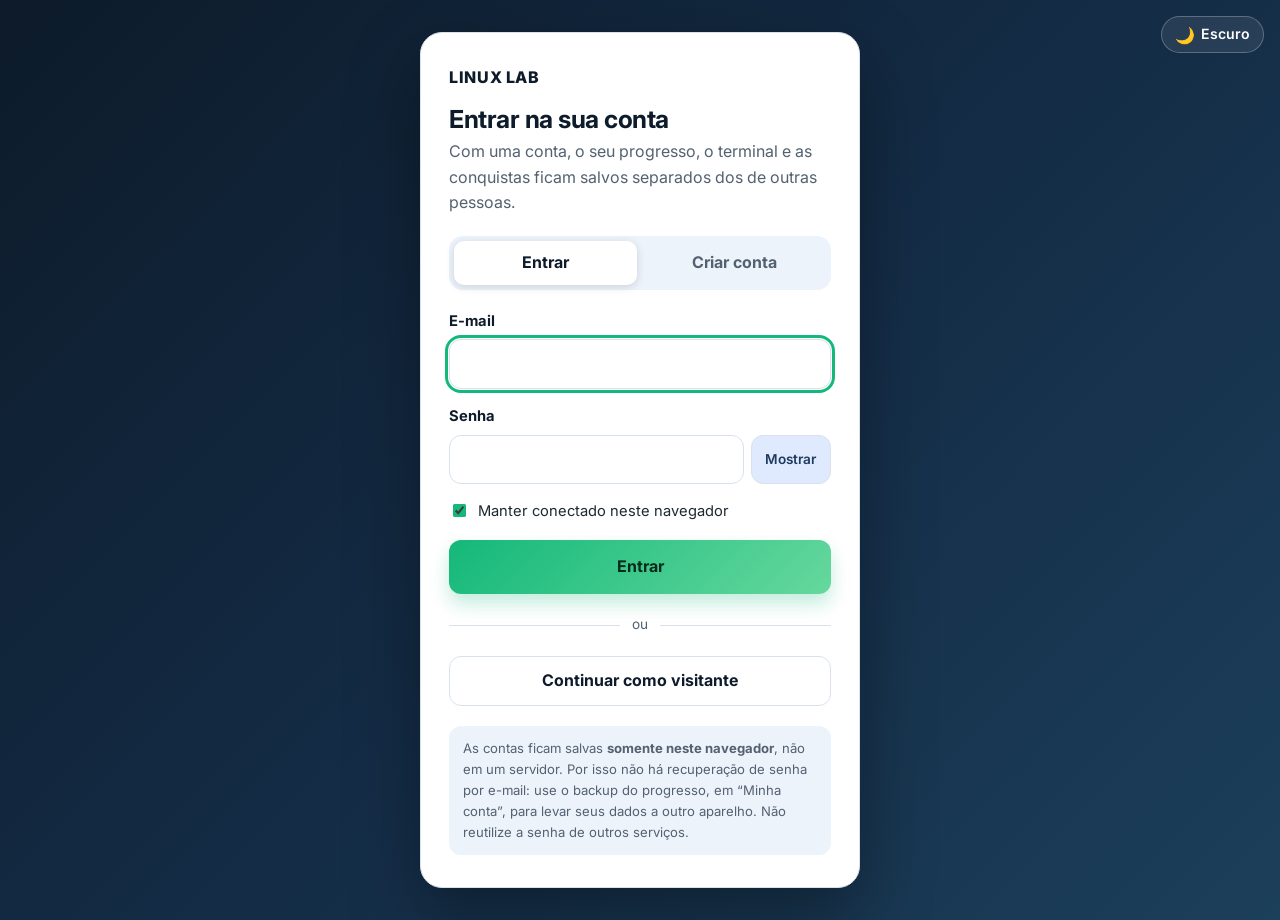
<file: videoaula.html>
<!DOCTYPE html>
<html lang="pt-BR">
  <head>
    <meta charset="UTF-8" />
    <meta name="viewport" content="width=device-width, initial-scale=1.0" />
    <title>Videoaula · Linux Lab</title>
    <meta
      name="description"
      content="Videoaula narrada: Fundamentos do Linux, primeiros passos."
    />
    <meta name="theme-color" content="#0d1b2a" />

    <meta property="og:type" content="website" />
    <meta property="og:locale" content="pt_BR" />
    <meta property="og:site_name" content="Linux Lab" />
    <meta property="og:title" content="Videoaula" />
    <meta
      property="og:description"
      content="Aula interativa com terminal simulado, desafios práticos e quiz sobre Linux."
    />
    <meta name="twitter:card" content="summary" />

    <link
      rel="icon"
      href="data:image/svg+xml,%3Csvg xmlns='http://www.w3.org/2000/svg' viewBox='0 0 64 64'%3E%3Crect width='64' height='64' rx='14' fill='%230d1b2a'/%3E%3Ctext x='10' y='42' font-family='monospace' font-size='28' font-weight='700' fill='%2314b87a'%3E%3E_%3C/text%3E%3C/svg%3E"
    />
    <link rel="preconnect" href="https://fonts.googleapis.com" />
    <link rel="preconnect" href="https://fonts.gstatic.com" crossorigin />
    <link
      href="https://fonts.googleapis.com/css2?family=JetBrains+Mono:wght@400;500;700&family=Inter:wght@400;500;600;700;800&display=swap"
      rel="stylesheet"
    />
    <script src="js/auth.js"></script>
    <script src="js/tema.js"></script>
    <link rel="stylesheet" href="css/estilos.css" />
    <link rel="stylesheet" href="css/tema-escuro.css" />
    <link rel="stylesheet" href="css/conta.css" />
  </head>
  <body>
    <a class="skip-link" href="#conteudo">Pular para o conteúdo</a>

    <header class="topbar">
      <nav class="nav container" aria-label="Navegação principal">
        <a href="index.html" class="brand">
          Linux Lab
          <span id="headerProgress" class="brand-progress" title="Progresso da aula">0%</span>
        </a>
        <ul class="menu" id="mainMenu">
          <li><a href="videoaula.html">Videoaula</a></li>
          <li><a href="modulo-1.html">Sistema operacional</a></li>
          <li><a href="modulo-2.html">Linux</a></li>
          <li><a href="modulo-3.html">Arquivos</a></li>
          <li><a href="modulo-4.html">Comandos</a></li>
          <li><a href="modulo-5.html">Permissões</a></li>
          <li><a href="modulo-6.html">Prática</a></li>
          <li><a href="modulo-7.html">Carreira</a></li>
          <li><a href="glossario.html">Glossário</a></li>
          <li><a href="criador.html">Criador</a></li>
        </ul>
        <div class="nav-tools">
          <button id="themeToggle" class="theme-toggle" type="button" aria-pressed="false" aria-label="Mudar para o modo escuro">
            <span class="theme-icon" aria-hidden="true">🌙</span>
            <span class="theme-label">Escuro</span>
          </button>
          <button
            class="menu-toggle"
            type="button"
            aria-label="Abrir menu"
            aria-expanded="false"
            aria-controls="mainMenu"
          >☰</button>
        </div>
      </nav>
      <div class="progress-track" aria-hidden="true">
        <span id="progressBar" class="progress-bar"></span>
      </div>
    </header>

    <noscript>
      <p class="noscript-banner">
        Esta aula usa JavaScript para o terminal, o quiz e o acompanhamento do progresso.
        Ative o JavaScript no navegador para usar todos os recursos.
      </p>
    </noscript>

    <main id="conteudo" tabindex="-1">
      <section id="videoaula" class="section">
        <div class="container">
          <div class="section-heading">
            <p class="eyebrow">Abertura da aula</p>
            <h2>Videoaula: Fundamentos do Linux</h2>
            <p class="section-intro">
              Assista antes de começar os módulos. A narração usa a voz do seu navegador, então ative o som.
              Assistir a pelo menos 80% das cenas conclui este objetivo.
            </p>
          </div>

          <article id="videoaulaPlayer" class="video-card video-player" aria-labelledby="videoaula-titulo">
            <header class="video-player-head">
              <div class="video-player-title">
                <span class="play-badge" aria-hidden="true">▶</span>
                <div>
                  <p class="video-player-kicker"><span class="dot dot-green" aria-hidden="true"></span> Videoaula · comece por aqui</p>
                  <h2 id="videoaula-titulo">Fundamentos do Linux: primeiros passos</h2>
                </div>
              </div>
              <ul class="video-meta" aria-label="Sobre a videoaula">
                <li><span aria-hidden="true">⏱</span> 20 a 24 min</li>
                <li><span aria-hidden="true">🔊</span> Narração em português</li>
                <li><span aria-hidden="true">💬</span> Legendas</li>
                <li><span aria-hidden="true">🖥️</span> Ubuntu e terminal</li>
                <li><span aria-hidden="true">🎯</span> Desafio no final</li>
              </ul>
            </header>

            <div class="videoaula-embed">
              <iframe
                id="videoaulaFrame"
                src="player.html"
                title="Videoaula: Fundamentos do Linux, primeiros passos"
                allow="fullscreen"
              ></iframe>
            </div>

            <footer class="video-player-foot">
              <div class="video-progress">
                <div class="video-progress-head">
                  <span class="goal-label">Seu progresso no vídeo</span>
                  <span id="videoProgressText">Assista a pelo menos 80% das cenas para concluir.</span>
                </div>
                <div
                  id="videoProgressBar"
                  class="video-progress-track"
                  role="progressbar"
                  aria-label="Progresso na videoaula"
                  aria-valuemin="0"
                  aria-valuemax="100"
                  aria-valuenow="0"
                >
                  <span id="videoProgressFill" class="video-progress-fill"></span>
                </div>
              </div>
              <div class="video-help">
                <p class="video-shortcuts">
                  Atalhos (clique no vídeo): <kbd>Espaço</kbd> pausa · <kbd>←</kbd><kbd>→</kbd> cenas ·
                  <kbd>F</kbd> tela cheia · <kbd>L</kbd> legendas
                </p>
                <a class="video-popout" href="player.html" target="_blank" rel="noopener">
                  Abrir em outra aba ↗ <small>(não conta no progresso)</small>
                </a>
              </div>
            </footer>
          </article>
        </div>
      </section>

      <nav class="pager" aria-label="Navegação entre módulos">
        <div class="container pager-inner">
          <a class="pager-link pager-prev" href="index.html"><small>← Anterior</small><strong>Início da aula</strong></a>
          <a class="pager-link pager-next" href="modulo-1.html"><small>Próximo →</small><strong>Módulo 1 · Sistema operacional</strong></a>
        </div>
      </nav>
    </main>

    <footer class="site-footer">
      <div class="container footer-inner">
        <div>
          <p class="footer-brand">Linux Lab</p>
          <p>Aula 1 · Sistemas Operacionais: primeiros passos no Linux. Material educacional.</p>
          <p>Criado por <a href="criador.html">Henrique de Carvalho Tanaka</a>.</p>
        </div>
        <div>
          <p class="footer-title">Próxima aula</p>
          <p>Aula 2 · Processos, instalação de programas e redirecionamentos (em breve).</p>
        </div>
        <div>
          <p class="footer-title">Seu progresso</p>
          <p>Fica salvo apenas neste navegador.</p>
          <button type="button" id="clearProgress" class="footer-btn">Apagar meu progresso</button>
        </div>
      </div>
      <div class="container footer-bottom">
        <a href="#conteudo">↑ Voltar ao topo</a>
        <a href="glossario.html">Glossário</a>
      </div>
    </footer>

    <div class="career-toasts" id="careerToasts" role="status" aria-live="polite"></div>

    <script src="js/nucleo.js"></script>
    <script src="js/videoaula.js"></script>
    <script src="js/quiz.js"></script>
    <script src="js/terminal-arquivos.js"></script>
    <script src="js/terminal-comandos.js"></script>
    <script src="js/terminal-interface.js"></script>
    <script src="js/permissoes.js"></script>
    <script src="js/carreira.js"></script>
    <script src="js/progresso.js"></script>
    <script src="js/usuario.js"></script>
    <script src="js/inicio.js"></script>
  </body>
</html>
</file>
<file: css/estilos.css>
:root {
  --bg: #f5f7fb;
  --panel: #ffffff;
  --panel-alt: #edf4ff;
  --navy: #0d1b2a;
  --navy-soft: #1e3a5f;
  --blue: #2f6fed;
  --blue-soft: #dfeaff;
  --green: #14b87a;
  --green-soft: #dff9ee;
  --text: #1e2a32;
  --muted: #536171;
  --border: #d9e1eb;
  --heading: #0d1b2a;
  --heading-soft: #1e3a5f;
  --eyebrow: #0e7a55;
  --ok-text: #0d6a4f;
  --warn-text: #7a4f00;
  --warn-bg: #fff4df;
  --err-text: #8b1d2e;
  --err-bg: #fff1f1;
  --info-text: #1d4fbf;
  --alt-bg: #f0f5fb;
  --chip: #edf3fb;
  --surface-soft: #f3f7ff;
  --surface-hover: #ebf2ff;
  --track: #e3eaf3;
  --shadow: 0 12px 30px rgba(16, 24, 40, 0.12);
  --radius: 18px;
  --monospace: "JetBrains Mono", "SFMono-Regular", Consolas, monospace;
  --sans: "Inter", "Segoe UI", sans-serif;
}

* {
  box-sizing: border-box;
}

html {
  scroll-behavior: smooth;
}

body {
  margin: 0;
  font-family: var(--sans);
  background: var(--bg);
  color: var(--text);
  line-height: 1.6;
}

img {
  max-width: 100%;
  display: block;
}

a {
  color: inherit;
  text-decoration: none;
}

button,
input {
  font: inherit;
}

button:focus-visible,
input:focus-visible,
a:focus-visible {
  outline: 3px solid rgba(47, 111, 237, 0.35);
  outline-offset: 2px;
}

.container {
  width: min(1100px, calc(100% - 2rem));
  margin: 0 auto;
}

.section {
  padding: 4rem 0;
}

section[id] {
  scroll-margin-top: 80px;
}

.alt-bg {
  background: var(--alt-bg);
}

.topbar {
  position: sticky;
  top: env(safe-area-inset-top, 0px);
  z-index: 50;
  background: rgba(13, 27, 42, 0.96);
  backdrop-filter: blur(12px);
  border-bottom: 1px solid rgba(255, 255, 255, 0.08);
}

.nav {
  display: flex;
  align-items: center;
  justify-content: space-between;
  min-height: 72px;
  gap: 1rem;
}

.brand {
  display: inline-flex;
  align-items: center;
  gap: 0.6rem;
  font-weight: 800;
  letter-spacing: 0.04em;
  text-transform: uppercase;
  color: #ffffff;
}

.menu {
  display: flex;
  list-style: none;
  margin: 0;
  padding: 0;
  gap: 0.35rem 0.9rem;
  flex-wrap: wrap;
  justify-content: center;
}

.nav-tools {
  display: flex;
  align-items: center;
  gap: 0.5rem;
}

.theme-toggle {
  display: inline-flex;
  align-items: center;
  gap: 0.4rem;
  padding: 0.4rem 0.8rem;
  border-radius: 999px;
  border: 1px solid rgba(255, 255, 255, 0.25);
  background: rgba(255, 255, 255, 0.08);
  color: #ffffff;
  font: inherit;
  font-size: 0.88rem;
  font-weight: 600;
  cursor: pointer;
  transition: background 0.2s ease;
}

.theme-toggle:hover {
  background: rgba(255, 255, 255, 0.18);
}

.theme-icon {
  font-size: 1rem;
  line-height: 1;
}

.menu a {
  color: rgba(255, 255, 255, 0.8);
  font-size: 0.95rem;
  transition: color 0.2s ease;
}

.menu a:hover,
.menu a:focus-visible {
  color: #ffffff;
}

.menu-toggle {
  display: none;
  background: transparent;
  border: 1px solid rgba(255, 255, 255, 0.2);
  color: white;
  border-radius: 8px;
  padding: 0.45rem 0.7rem;
}

.progress-track {
  width: 100%;
  height: 4px;
  background: rgba(255, 255, 255, 0.12);
}

.progress-bar {
  display: block;
  width: 0;
  height: 100%;
  background: linear-gradient(90deg, var(--green), #7ef0b2);
  border-radius: 999px;
  transition: width 0.2s ease;
}

.hero {
  background: linear-gradient(135deg, #0d1b2a 0%, #142c46 52%, #1c3f5a 100%);
  color: white;
  padding-top: 4rem;
  padding-bottom: 4rem;
}

.hero-inner {
  display: grid;
  grid-template-columns: 1.5fr 0.9fr;
  gap: 2rem;
  align-items: start;
}

.hero-side {
  margin-top: 3.5rem;
}

.eyebrow {
  margin: 0 0 0.7rem;
  font-size: 0.8rem;
  letter-spacing: 0.12em;
  text-transform: uppercase;
  color: #9ce7c5;
  font-weight: 700;
}

.hero h1,
.section-heading h2 {
  margin: 0 0 1rem;
  line-height: 1.1;
  letter-spacing: -0.04em;
}

.hero h1 {
  font-size: clamp(2.2rem, 4vw, 4rem);
}

.lead {
  max-width: 60ch;
  color: rgba(255, 255, 255, 0.8);
  font-size: 1.08rem;
}

.learning-goals {
  padding-top: 0.75rem;
}

.learning-goals h2 {
  font-size: 1.15rem;
  margin-bottom: 0.75rem;
}

.learning-goals ul,
.use-cases ul,
.summary-box ul,
.permission-example ul,
.check-list {
  padding-left: 1.2rem;
  margin: 0;
}

.learning-goals li,
.use-cases li,
.summary-box li,
.permission-example li,
.check-list li {
  margin-bottom: 0.5rem;
}

.cta-row {
  display: flex;
  flex-wrap: wrap;
  gap: 1rem;
  margin-top: 1.5rem;
}

.course-progress-card {
  margin-top: 1.5rem;
  background: rgba(255, 255, 255, 0.06);
  border: 1px solid rgba(255, 255, 255, 0.12);
  border-radius: 14px;
  padding: 1rem 1.1rem;
}

.course-progress-card .goal-label {
  color: #dfeeff;
  display: inline-block;
  margin-bottom: 0.7rem;
}

.course-progress-track {
  width: 100%;
  height: 10px;
  background: rgba(255, 255, 255, 0.12);
  border-radius: 999px;
  overflow: hidden;
}

.course-progress-fill {
  display: block;
  height: 100%;
  width: 0%;
  background: linear-gradient(90deg, var(--green), #7ae3a1);
  border-radius: inherit;
  transition: width 0.25s ease;
}

.course-progress-card small {
  display: block;
  margin-top: 0.6rem;
  color: rgba(255, 255, 255, 0.8);
}

.primary-btn,
.secondary-btn,
.copy-btn,
.mini-btn,
.quiz-reset-btn {
  border: none;
  border-radius: 12px;
  cursor: pointer;
  font-weight: 700;
  transition: transform 0.2s ease, box-shadow 0.2s ease;
}

.primary-btn,
.secondary-btn {
  padding: 0.9rem 1.3rem;
}

.primary-btn {
  background: linear-gradient(135deg, var(--green), #66d89d);
  color: #062a1c;
  box-shadow: 0 10px 18px rgba(20, 184, 122, 0.25);
}

.secondary-btn {
  background: rgba(255, 255, 255, 0.08);
  color: white;
  border: 1px solid rgba(255, 255, 255, 0.1);
}

.primary-btn:hover,
.secondary-btn:hover,
.copy-btn:hover,
.mini-btn:hover {
  transform: translateY(-1px);
}

.primary-btn:hover {
  box-shadow: 0 14px 24px rgba(20, 184, 122, 0.32);
}

.secondary-btn:hover {
  background: rgba(255, 255, 255, 0.14);
}

.video-card,
.text-card,
.diagram-card,
.info-panel,
.dist-card,
.dir-card,
.paths-box,
.case-note,
.terminal-card,
.permission-card,
.activity-box,
.quiz-card,
.summary-box {
  background: var(--panel);
  border: 1px solid var(--border);
  border-radius: var(--radius);
  box-shadow: var(--shadow);
}

.dot {
  width: 10px;
  height: 10px;
  border-radius: 50%;
  display: inline-block;
}

.dot-green {
  background: var(--green);
}

/* Videoaula do módulo 1: player escuro, como uma tela de vídeo dentro da seção clara */
.video-player {
  background: linear-gradient(135deg, #0d1b2a 0%, #142c46 52%, #1c3f5a 100%);
  border-color: #1c3f5a;
  box-shadow: 0 24px 60px rgba(13, 27, 42, 0.28);
  color: #ffffff;
  padding: 1.4rem;
  margin-bottom: 2rem;
  scroll-margin-top: 90px;
}

.video-player-head {
  display: flex;
  flex-wrap: wrap;
  justify-content: space-between;
  align-items: center;
  gap: 1rem 1.5rem;
  margin-bottom: 1.2rem;
}

.video-player-title {
  display: flex;
  align-items: center;
  gap: 1rem;
}

.play-badge {
  flex: none;
  width: 56px;
  height: 56px;
  border-radius: 50%;
  display: grid;
  place-items: center;
  font-size: 1.4rem;
  color: #ffffff;
  background: rgba(20, 184, 122, 0.16);
  border: 1px solid rgba(20, 184, 122, 0.5);
}

.video-player-kicker {
  display: flex;
  align-items: center;
  gap: 0.5rem;
  margin: 0 0 0.25rem;
  font-size: 0.8rem;
  font-weight: 700;
  letter-spacing: 0.12em;
  text-transform: uppercase;
  color: #9ce7c5;
}

.video-player-title h2 {
  margin: 0;
  font-size: clamp(1.3rem, 2.4vw, 1.75rem);
  line-height: 1.15;
  letter-spacing: -0.02em;
}

.video-meta {
  list-style: none;
  margin: 0;
  padding: 0;
  display: flex;
  flex-wrap: wrap;
  gap: 0.5rem;
}

.video-meta li {
  padding: 0.35rem 0.75rem;
  border-radius: 999px;
  background: rgba(255, 255, 255, 0.08);
  border: 1px solid rgba(255, 255, 255, 0.12);
  font-size: 0.85rem;
  color: rgba(255, 255, 255, 0.88);
  white-space: nowrap;
}

.videoaula-embed iframe {
  display: block;
  width: 100%;
  height: 760px;
  border: 0;
  background: transparent;
  color-scheme: light;
}

.video-player-foot {
  display: grid;
  grid-template-columns: minmax(0, 1fr) minmax(0, 1.4fr);
  gap: 1rem 2rem;
  align-items: center;
  margin-top: 1.2rem;
  padding-top: 1.1rem;
  border-top: 1px solid rgba(255, 255, 255, 0.12);
}

.video-progress-head {
  display: flex;
  flex-wrap: wrap;
  justify-content: space-between;
  gap: 0.25rem 1rem;
  margin-bottom: 0.5rem;
  font-size: 0.88rem;
  color: rgba(255, 255, 255, 0.85);
}

.video-progress-head .goal-label {
  color: #dfeeff;
}

.video-progress-track {
  height: 8px;
  border-radius: 999px;
  background: rgba(255, 255, 255, 0.12);
  overflow: hidden;
}

.video-progress-fill {
  display: block;
  height: 100%;
  width: 0%;
  border-radius: inherit;
  background: linear-gradient(90deg, var(--green), #7ae3a1);
  transition: width 0.25s ease;
}

.video-player.is-watched .video-progress-head #videoProgressText {
  color: #7ef0b2;
  font-weight: 700;
}

.video-help {
  display: flex;
  flex-wrap: wrap;
  justify-content: flex-end;
  align-items: center;
  gap: 0.5rem 1.25rem;
  font-size: 0.88rem;
  color: rgba(255, 255, 255, 0.75);
}

.video-shortcuts {
  margin: 0;
}

.video-player kbd {
  background: rgba(255, 255, 255, 0.1);
  border-color: rgba(255, 255, 255, 0.25);
  color: #ffffff;
}

.video-popout {
  color: #9ce7c5;
  font-weight: 700;
  white-space: nowrap;
}

.video-popout small {
  font-weight: 400;
  color: rgba(255, 255, 255, 0.6);
}

@media (max-width: 920px) {
  .video-player-foot {
    grid-template-columns: 1fr;
  }

  .video-help {
    justify-content: flex-start;
  }
}

@media (max-width: 700px) {
  .video-player {
    padding: 1rem;
  }

  .play-badge {
    display: none;
  }
}

.section-heading {
  margin-bottom: 2rem;
}

.section-heading h2 {
  font-size: clamp(1.9rem, 3vw, 2.8rem);
  color: var(--heading);
}

.content-grid,
.linux-grid,
.distribution-cards,
.directory-grid,
.permission-grid {
  display: grid;
  gap: 1.2rem;
}

.content-grid {
  grid-template-columns: repeat(2, minmax(0, 1fr));
  margin-bottom: 2rem;
}

.text-card {
  padding: 1.5rem;
}

.text-card h3,
.diagram-card h3,
.use-cases h3,
.explain-box h3,
.quiz-section h3,
.summary-box h3,
.activity-box h3,
.paths-box h3,
.case-note h3,
.terminal-card h3 {
  margin-top: 0;
}

.diagram-card {
  padding: 1.5rem;
  margin: 0;
}

.diagram {
  display: grid;
  grid-template-columns: repeat(4, minmax(120px, 1fr));
  gap: 1rem;
  margin: 1rem 0 0;
  padding: 0;
  list-style: none;
}

.box {
  min-height: 110px;
  border-radius: 14px;
  display: grid;
  place-items: center;
  font-weight: 700;
  text-align: center;
  padding: 0.8rem;
}

.box.user {
  background: #e9f1ff;
  color: var(--heading-soft);
}

.box.app {
  background: #e8fff1;
  color: var(--ok-text);
}

.box.os {
  background: #f5f1ff;
  color: #4d2d8a;
}

.box.hw {
  background: var(--warn-bg);
  color: var(--warn-text);
}

.diagram-caption {
  margin-top: 1rem;
  color: var(--muted);
}

.linux-grid {
  grid-template-columns: repeat(4, minmax(0, 1fr));
  margin-bottom: 2rem;
}

.info-panel,
.dist-card,
.dir-card,
.permission-card {
  padding: 1.25rem;
}

.distribution-cards {
  grid-template-columns: repeat(auto-fill, minmax(190px, 1fr));
  margin-bottom: 2rem;
}

.dist-card h3,
.dir-card h3,
.permission-card h3,
.info-panel h3 {
  margin-top: 0;
  margin-bottom: 0.75rem;
}

.tree-card {
  background: var(--navy);
  color: #dfeafc;
  border-radius: var(--radius);
  padding: 1.5rem;
  overflow-x: auto;
  margin-bottom: 2rem;
}

.tree-card pre {
  margin: 0;
  font-family: var(--monospace);
  font-size: 0.95rem;
}

.directory-grid {
  grid-template-columns: repeat(auto-fill, minmax(190px, 1fr));
  margin-bottom: 2rem;
}

.path-row {
  display: grid;
  grid-template-columns: repeat(2, minmax(0, 1fr));
  gap: 1rem;
}

.paths-box,
.case-note,
.explain-box,
.activity-box,
.summary-box {
  padding: 1.5rem;
  margin-top: 1.5rem;
}

.case-note {
  background: var(--green-soft);
}

.table-wrapper {
  overflow-x: auto;
  background: var(--panel);
  border: 1px solid var(--border);
  border-radius: var(--radius);
  box-shadow: var(--shadow);
}

table {
  width: 100%;
  border-collapse: collapse;
  min-width: 720px;
}

th,
td {
  padding: 0.9rem 1rem;
  text-align: left;
  border-bottom: 1px solid var(--border);
  vertical-align: middle;
}

th {
  background: var(--navy-soft);
  color: white;
}

tbody tr:nth-child(even) {
  background: rgba(47, 111, 237, 0.02);
}

code {
  font-family: var(--monospace);
  background: rgba(13, 27, 42, 0.06);
  border-radius: 8px;
  padding: 0.15rem 0.38rem;
  font-size: 0.95em;
}

.copy-btn,
.mini-btn {
  padding: 0.6rem 0.8rem;
  background: var(--blue-soft);
  color: var(--heading-soft);
}

.explain-box {
  background: var(--surface-soft);
}

.terminal-card {
  margin-top: 2rem;
  overflow: hidden;
}

.terminal-head {
  display: flex;
  justify-content: space-between;
  background: var(--navy);
  color: white;
  padding: 0.8rem 1rem;
  font-size: 0.95rem;
}

.terminal-label {
  font-weight: 700;
}

.terminal-status {
  color: rgba(255, 255, 255, 0.75);
}

.terminal-output {
  min-height: 160px;
  max-height: 340px;
  overflow-y: auto;
  background: #0a1420;
  color: #d6f8df;
  padding: 1rem;
  font-family: var(--monospace);
  font-size: 0.95rem;
  line-height: 1.7;
}

.terminal-line {
  margin-bottom: 0.35rem;
  white-space: pre-wrap;
  overflow-wrap: anywhere;
}

.terminal-form {
  display: flex;
  align-items: center;
  gap: 0.75rem;
  background: #0e1c2d;
  border-top: 1px solid rgba(255, 255, 255, 0.08);
  padding: 0.9rem 1rem;
}

.prompt {
  color: var(--green);
  font-family: var(--monospace);
  font-weight: 700;
}

#terminalInput {
  flex: 1;
  border: none;
  background: transparent;
  color: #ecf6ff;
  font-family: var(--monospace);
  font-size: 0.95rem;
}

#terminalInput:focus {
  outline: none;
}

.permission-grid {
  grid-template-columns: repeat(2, minmax(0, 1fr));
  margin-bottom: 2rem;
}

.access-table {
  display: grid;
  grid-template-columns: 1fr 1.2fr;
  gap: 1rem;
  align-items: center;
  background: var(--panel);
  border: 1px solid var(--border);
  border-radius: var(--radius);
  padding: 1.5rem;
  box-shadow: var(--shadow);
}

.perm-boxes {
  display: flex;
  gap: 0.8rem;
  flex-wrap: wrap;
}

.perm {
  width: 52px;
  height: 52px;
  border-radius: 12px;
  display: grid;
  place-items: center;
  background: var(--green-soft);
  color: var(--ok-text);
  font-weight: 800;
  font-family: var(--monospace);
  font-size: 1.4rem;
}

.perm-legend {
  display: grid;
  grid-template-columns: repeat(3, minmax(0, 1fr));
  gap: 0.75rem;
}

.activity-meta {
  display: grid;
  grid-template-columns: 1.1fr 1fr;
  gap: 1rem;
  margin-bottom: 1.25rem;
}

.goal-box,
.progress-box {
  background: rgba(47, 111, 237, 0.04);
  border: 1px solid var(--border);
  border-radius: 12px;
  padding: 1rem;
}

.goal-label {
  display: inline-block;
  margin-bottom: 0.5rem;
  font-size: 0.76rem;
  font-weight: 800;
  letter-spacing: 0.08em;
  text-transform: uppercase;
  color: var(--heading-soft);
}

.goal-box p {
  margin: 0;
  color: var(--muted);
}

.step-list {
  display: flex;
  flex-wrap: wrap;
  gap: 0.55rem;
}

.step-item {
  display: inline-flex;
  align-items: center;
  justify-content: center;
  min-height: 38px;
  padding: 0.45rem 0.7rem;
  border-radius: 999px;
  background: var(--chip);
  border: 1px solid var(--border);
  color: var(--muted);
  font-size: 0.8rem;
  font-weight: 600;
}

.step-item.completed {
  background: var(--green-soft);
  color: var(--ok-text);
  border-color: rgba(20, 184, 122, 0.25);
}

.activity-steps {
  padding-left: 1.4rem;
  margin: 0 0 1rem;
}

.activity-steps li {
  margin-bottom: 0.6rem;
}

.activity-actions {
  display: flex;
  flex-wrap: wrap;
  gap: 0.75rem;
  margin-top: 1rem;
}

.reset-btn {
  background: #dffae8;
  color: var(--ok-text);
  border: 1px solid rgba(20, 184, 122, 0.22);
}

.mission-panel {
  margin-top: 1.5rem;
  background: linear-gradient(135deg, rgba(47, 111, 237, 0.08), rgba(20, 184, 122, 0.08));
  border: 1px solid var(--border);
  border-radius: var(--radius);
  padding: 1.25rem 1.5rem;
}

.mission-panel h3 {
  margin-top: 0;
  margin-bottom: 0.4rem;
}

.module-grid {
  display: grid;
  grid-template-columns: repeat(3, minmax(0, 1fr));
  gap: 1rem;
  margin-top: 1rem;
}

.module-card {
  position: relative;
  display: block;
  background: var(--panel);
  border: 1px solid var(--border);
  border-radius: 18px;
  padding: 1.25rem;
  box-shadow: var(--shadow);
  border-top: 4px solid transparent;
  transition: transform 0.2s ease, box-shadow 0.2s ease, border-color 0.2s ease;
  width: 100%;
  text-align: left;
  cursor: pointer;
  color: inherit;
}

.module-card:hover {
  transform: translateY(-2px);
  box-shadow: 0 16px 34px rgba(16, 24, 40, 0.16);
}

.module-card.is-complete {
  border-top-color: var(--green);
}

.module-card.is-active {
  border-top-color: var(--blue);
}

.module-number {
  display: inline-block;
  font-size: 0.72rem;
  font-weight: 800;
  letter-spacing: 0.08em;
  text-transform: uppercase;
  color: var(--heading-soft);
  margin-bottom: 0.7rem;
}

.module-card h3 {
  margin: 0 0 0.6rem;
}

.module-card p {
  margin: 0 0 0.9rem;
  color: var(--muted);
}

.module-status {
  display: inline-block;
  background: rgba(47, 111, 237, 0.08);
  color: var(--heading-soft);
  border-radius: 999px;
  padding: 0.38rem 0.7rem;
  font-size: 0.75rem;
  font-weight: 700;
}

.module-card.is-complete .module-status {
  background: rgba(20, 184, 122, 0.12);
  color: var(--ok-text);
}

.reference-section {
  margin-top: 2rem;
}

.reference-grid {
  display: grid;
  grid-template-columns: repeat(3, minmax(0, 1fr));
  gap: 1rem;
}

.reference-card {
  background: linear-gradient(180deg, var(--panel), var(--surface-soft));
  border: 1px solid var(--border);
  border-radius: var(--radius);
  box-shadow: var(--shadow);
  padding: 1.25rem;
}

.reference-label {
  display: inline-block;
  margin-bottom: 0.7rem;
  font-size: 0.72rem;
  font-weight: 800;
  letter-spacing: 0.09em;
  text-transform: uppercase;
  color: var(--heading-soft);
}

.reference-card h3 {
  margin-top: 0;
  margin-bottom: 0.8rem;
}

.reference-card ul {
  list-style: none;
  padding: 0;
  margin: 0;
  display: grid;
  gap: 0.55rem;
  color: var(--muted);
}

.scenario-grid {
  display: grid;
  grid-template-columns: repeat(3, minmax(0, 1fr));
  gap: 1rem;
  margin-top: 1.5rem;
}

.scenario-card {
  background: var(--panel);
  border: 1px solid var(--border);
  border-radius: var(--radius);
  box-shadow: var(--shadow);
  padding: 1.25rem;
  position: relative;
  overflow: hidden;
}

.scenario-card.is-complete {
  border-color: rgba(20, 184, 122, 0.35);
}

.scenario-card.is-complete::after {
  content: 'Concluído';
  position: absolute;
  top: 0.9rem;
  right: 1rem;
  background: rgba(20, 184, 122, 0.12);
  color: var(--ok-text);
  padding: 0.28rem 0.55rem;
  border-radius: 999px;
  font-size: 0.7rem;
  font-weight: 800;
}

.scenario-tag {
  display: inline-block;
  margin: 0 0 0.65rem;
  padding: 0.35rem 0.65rem;
  border-radius: 999px;
  background: rgba(20, 184, 122, 0.12);
  color: var(--ok-text);
  font-size: 0.72rem;
  font-weight: 800;
  text-transform: uppercase;
  letter-spacing: 0.08em;
}

.scenario-card h3 {
  margin-top: 0;
  margin-bottom: 0.65rem;
}

.scenario-goal {
  color: var(--heading-soft);
  font-weight: 600;
  margin-bottom: 0.8rem;
}

.scenario-card ul {
  padding-left: 1.1rem;
  margin: 0 0 1rem;
}

.scenario-btn {
  width: 100%;
  background: linear-gradient(135deg, var(--navy-soft), var(--blue));
  color: #fff;
  border: none;
  border-radius: 10px;
  padding: 0.75rem 1rem;
  font-weight: 700;
  cursor: pointer;
}

.quiz-container {
  display: grid;
  gap: 1rem;
}

.quiz-meta {
  display: flex;
  justify-content: space-between;
  align-items: center;
  gap: 1rem;
  margin-bottom: 0.8rem;
  padding: 0.95rem 1rem;
  border-radius: 12px;
  background: rgba(47, 111, 237, 0.06);
  border: 1px solid var(--border);
}

.quiz-score {
  font-weight: 700;
  color: var(--heading-soft);
}

.quiz-reset-btn {
  background: var(--navy-soft);
  color: #ffffff;
  padding: 0.65rem 0.9rem;
}

.quiz-card {
  padding: 1.25rem;
}

.question-title {
  margin: 0 0 0.8rem;
  font-size: 1.05rem;
}

.answer-list {
  list-style: none;
  margin: 0;
  padding: 0;
  display: grid;
  gap: 0.6rem;
}

.answer-list button {
  width: 100%;
  text-align: left;
  background: var(--surface-soft);
  border: 1px solid var(--border);
  border-radius: 10px;
  padding: 0.8rem 0.9rem;
  color: var(--text);
  cursor: pointer;
}

.answer-list button:hover {
  background: var(--surface-hover);
}

.feedback {
  margin-top: 0.8rem;
  padding: 0.85rem 0.9rem;
  border-radius: 10px;
  display: none;
  line-height: 1.5;
}

.feedback.correct {
  background: var(--green-soft);
  border: 1px solid rgba(20, 184, 122, 0.25);
  color: var(--ok-text);
  display: block;
}

.feedback.incorrect {
  background: var(--err-bg);
  border: 1px solid rgba(220, 53, 69, 0.25);
  color: var(--err-text);
  display: block;
}

.summary-box {
  background: linear-gradient(135deg, #edf6ff, #edfdf5);
}

@media (max-width: 920px) {
  .hero-inner,
  .content-grid,
  .linux-grid,
  .permission-grid,
  .path-row,
  .access-table {
    grid-template-columns: 1fr;
  }

  .diagram {
    grid-template-columns: repeat(2, minmax(120px, 1fr));
  }
}

@media (max-width: 700px) {
  .menu-toggle {
    display: inline-block;
  }

  .menu {
    display: none;
    position: absolute;
    top: 72px;
    left: 1rem;
    right: 1rem;
    background: rgba(13, 27, 42, 0.98);
    border-radius: 12px;
    border: 1px solid rgba(255, 255, 255, 0.08);
    padding: 0.85rem 1rem;
    flex-direction: column;
  }

  .menu.open {
    display: flex;
  }

  .nav {
    position: relative;
  }

  .section {
    padding: 3rem 0;
  }

  .hero h1 {
    font-size: 2.2rem;
  }

  .module-grid,
  .reference-grid,
  .scenario-grid,
  .glossary,
  .footer-inner,
  .perm-legend,
  .octal-examples {
    grid-template-columns: 1fr;
  }

  .cta-row {
    flex-direction: column;
  }

  .primary-btn,
  .secondary-btn {
    width: 100%;
    text-align: center;
  }

  .quiz-meta {
    flex-direction: column;
    align-items: flex-start;
  }

  .activity-meta {
    grid-template-columns: 1fr;
  }

  .terminal-form {
    flex-direction: column;
    align-items: stretch;
  }

  .prompt {
    display: block;
  }
}

/* ------------------------------------------------------------------
 * Acessibilidade
 * ------------------------------------------------------------------ */

.skip-link {
  position: absolute;
  left: 1rem;
  top: -100px;
  z-index: 100;
  background: var(--green);
  color: #062a1c;
  font-weight: 700;
  padding: 0.7rem 1rem;
  border-radius: 10px;
}

.skip-link:focus {
  top: 1rem;
}

main:focus {
  outline: none;
}

.visually-hidden {
  position: absolute;
  width: 1px;
  height: 1px;
  padding: 0;
  margin: -1px;
  overflow: hidden;
  clip: rect(0, 0, 0, 0);
  white-space: nowrap;
  border: 0;
}

kbd {
  font-family: var(--monospace);
  font-size: 0.85em;
  background: var(--panel);
  color: var(--text);
  border: 1px solid var(--border);
  border-bottom-width: 3px;
  border-radius: 6px;
  padding: 0.05rem 0.4rem;
}

@media (prefers-reduced-motion: reduce) {
  html {
    scroll-behavior: auto;
  }

  *,
  *::before,
  *::after {
    transition-duration: 0.01ms !important;
    animation-duration: 0.01ms !important;
  }
}

/* ------------------------------------------------------------------
 * Ajustes gerais
 * ------------------------------------------------------------------ */

.noscript-banner {
  margin: 0;
  padding: 0.9rem 1.2rem;
  background: var(--warn-bg);
  color: var(--warn-text);
  text-align: center;
}

.section-intro {
  max-width: 70ch;
  color: var(--muted);
  margin: 0;
}

.block-title {
  margin: 0 0 1rem;
  font-size: 1.3rem;
  color: var(--heading);
}

.module-card code {
  font-size: 0.85em;
}

.module-card.is-active .module-status {
  background: var(--blue);
  color: #ffffff;
}

.section-heading .eyebrow {
  color: var(--eyebrow);
}

.path-symbols {
  list-style: none;
  display: flex;
  flex-wrap: wrap;
  gap: 0.6rem 1.5rem;
  padding: 1rem 0 0;
  margin: 1rem 0 0;
  border-top: 1px solid var(--border);
  color: var(--muted);
}

.tips-grid {
  margin: 0;
}

.tips-grid .explain-box {
  margin-top: 1.5rem;
  border: 1px solid var(--border);
  border-radius: var(--radius);
}

.shortcut-list {
  padding-left: 1.2rem;
  margin: 0;
}

.shortcut-list li {
  margin-bottom: 0.5rem;
}

/* ------------------------------------------------------------------
 * Terminal
 * ------------------------------------------------------------------ */


.terminal-placeholder p {
  margin: 0;
}

.terminal-line.is-command {
  color: #ecf6ff;
  margin-top: 0.6rem;
}

.terminal-prompt {
  color: #8fe3a6;
  font-weight: 700;
}

.terminal-line.is-error {
  color: #ffb3b3;
}

.terminal-line.is-hint {
  color: #9db4cc;
  font-style: italic;
}

.term-dir {
  color: #7fb4ff;
  font-weight: 700;
}

.term-exec {
  color: #8fe3a6;
  font-weight: 700;
}

.term-cmd {
  color: #ffd98a;
  font-weight: 700;
}

.terminal-card:focus-within {
  box-shadow: 0 0 0 3px rgba(20, 184, 122, 0.35), var(--shadow);
}

.mini-btn:disabled,
.scenario-btn:disabled {
  opacity: 0.55;
  cursor: wait;
  transform: none;
}

.step-item.completed::before {
  content: "\2713";
  margin-right: 0.35rem;
}

.step-item.current {
  border-color: var(--blue);
  color: var(--heading-soft);
}

/* ------------------------------------------------------------------
 * Permissões
 * ------------------------------------------------------------------ */

.sudo-card,
.ls-breakdown,
.permission-example,
.octal-box,
.perm-builder,
.access-table {
  margin-top: 1.5rem;
}

.sudo-card,
.ls-breakdown,
.permission-example,
.octal-box,
.perm-builder {
  padding: 1.5rem;
}

.perm-legend {
  margin: 0;
}

.perm-legend dt {
  font-weight: 800;
  color: var(--heading);
}

.perm-legend dd {
  margin: 0.25rem 0 0;
  color: var(--muted);
  font-size: 0.92rem;
}

.ls-line {
  font-family: var(--monospace);
  background: var(--navy);
  color: #dfeafc;
  padding: 1rem 1.2rem;
  border-radius: 12px;
  overflow-x: auto;
  font-size: 1rem;
}

.seg,
.swatch {
  border-radius: 4px;
  padding: 0.05rem 0.15rem;
}

.swatch {
  display: inline-block;
  min-width: 2.4rem;
  text-align: center;
  font-family: var(--monospace);
  font-weight: 700;
  margin-right: 0.35rem;
}

.seg-type { background: #4b5563; color: #ffffff; }
.seg-owner { background: #14b87a; color: #04241a; }
.seg-group { background: #7fb4ff; color: #0b2447; }
.seg-other { background: #ffcf70; color: #4a3000; }
.seg-user,
.seg-grp { background: #c9b6ff; color: #2b1466; }
.seg-name { color: #8fe3a6; font-weight: 700; }

.ls-legend {
  list-style: none;
  padding: 0;
  margin: 0;
  display: grid;
  gap: 0.55rem;
}

.ls-note {
  margin-bottom: 0;
  color: var(--muted);
}

.permission-example p {
  margin-top: 0;
}

.octal-examples {
  display: grid;
  grid-template-columns: repeat(2, minmax(0, 1fr));
  gap: 0.8rem;
}

.octal-examples div {
  display: flex;
  flex-direction: column;
  gap: 0.3rem;
  background: var(--panel-alt);
  border-radius: 12px;
  padding: 0.85rem 1rem;
}

.octal-examples span {
  color: var(--muted);
  font-size: 0.92rem;
}

.perm-builder-layout {
  display: grid;
  grid-template-columns: minmax(0, 1.2fr) minmax(0, 1fr);
  gap: 1.5rem;
  align-items: start;
}

.perm-builder-table {
  min-width: 0;
  border: 1px solid var(--border);
  border-radius: 12px;
  overflow: hidden;
}

.perm-builder-table th,
.perm-builder-table td {
  text-align: center;
  padding: 0.7rem 0.5rem;
}

.perm-builder-table tbody th {
  background: var(--panel-alt);
  color: var(--heading);
  text-align: left;
}

.perm-builder-table input {
  width: 1.3rem;
  height: 1.3rem;
  accent-color: var(--green);
  cursor: pointer;
}

.perm-result {
  display: grid;
  gap: 0.8rem;
}

.perm-result > div {
  display: flex;
  flex-direction: column;
}

.perm-result .goal-label {
  margin-bottom: 0.25rem;
}

.perm-result code {
  font-size: 1.15rem;
  align-self: flex-start;
}

.perm-explain {
  margin: 0;
  padding: 0.8rem 0.9rem;
  border-radius: 10px;
  background: var(--green-soft);
  color: var(--ok-text);
}

.perm-explain.is-warning {
  background: var(--warn-bg);
  color: var(--warn-text);
}

.preset-label {
  align-self: center;
  margin: 0;
}

/* ------------------------------------------------------------------
 * Quiz
 * ------------------------------------------------------------------ */

.quiz-section {
  margin-top: 2.5rem;
}

.quiz-best {
  font-weight: 500;
  color: var(--muted);
}

.answer-list button:disabled {
  cursor: default;
  opacity: 0.7;
}

.answer-list button.is-correct {
  background: var(--green-soft);
  border-color: var(--green);
  color: var(--ok-text);
  opacity: 1;
  font-weight: 700;
}

.answer-list button.is-wrong {
  background: var(--err-bg);
  border-color: #dc3545;
  color: var(--err-text);
  opacity: 1;
}

/* ------------------------------------------------------------------
 * Glossário e rodapé
 * ------------------------------------------------------------------ */

.glossary {
  display: grid;
  grid-template-columns: repeat(2, minmax(0, 1fr));
  gap: 1rem;
  margin: 0;
}

.glossary > div {
  background: var(--panel);
  border: 1px solid var(--border);
  border-radius: 14px;
  padding: 1rem 1.2rem;
}

.glossary dt {
  font-weight: 800;
  color: var(--heading);
}

.glossary dd {
  margin: 0.3rem 0 0;
  color: var(--muted);
}

.site-footer {
  background: var(--navy);
  color: rgba(255, 255, 255, 0.78);
  padding: 3rem 0 1.5rem;
}

.footer-inner {
  display: grid;
  grid-template-columns: repeat(3, minmax(0, 1fr));
  gap: 2rem;
}

.footer-inner p {
  margin: 0 0 0.5rem;
}

.footer-brand {
  color: #ffffff;
  font-weight: 800;
  letter-spacing: 0.04em;
  text-transform: uppercase;
}

.footer-title {
  color: #9ce7c5;
  font-weight: 700;
}

.footer-btn {
  background: transparent;
  color: #ffffff;
  border: 1px solid rgba(255, 255, 255, 0.3);
  border-radius: 10px;
  padding: 0.5rem 0.9rem;
  cursor: pointer;
}

.footer-btn:hover {
  background: rgba(255, 255, 255, 0.08);
}

.footer-bottom {
  display: flex;
  gap: 1.5rem;
  margin-top: 2rem;
  padding-top: 1.2rem;
  border-top: 1px solid rgba(255, 255, 255, 0.1);
}

.footer-bottom a:hover {
  color: #ffffff;
  text-decoration: underline;
}

/* ------------------------------------------------------------------
 * Modo carreira
 * ------------------------------------------------------------------ */

.module-card-game {
  background: linear-gradient(135deg, #0d1b2a, #1c3f5a);
  color: #ffffff;
  border-color: transparent;
}

.module-card-game .module-number {
  color: #9ce7c5;
}

.module-card-game p {
  color: rgba(255, 255, 255, 0.78);
}

.career-section {
  background: linear-gradient(180deg, #f5f7fb 0%, #eaf7f1 100%);
}

.career-hud {
  display: grid;
  grid-template-columns: auto minmax(0, 1fr) auto;
  gap: 1.5rem;
  align-items: center;
  background: linear-gradient(135deg, #0d1b2a 0%, #142c46 60%, #1c3f5a 100%);
  color: #ffffff;
  border-radius: var(--radius);
  padding: 1.25rem 1.5rem;
  box-shadow: var(--shadow);
}

.career-hud .goal-label {
  color: #9ce7c5;
  margin-bottom: 0.2rem;
}

.career-rank {
  display: flex;
  align-items: center;
  gap: 0.9rem;
}

.career-rank-icon {
  width: 56px;
  height: 56px;
  display: grid;
  place-items: center;
  font-size: 1.8rem;
  border-radius: 16px;
  background: rgba(255, 255, 255, 0.08);
  border: 1px solid rgba(255, 255, 255, 0.14);
}

.career-rank-title {
  margin: 0;
  font-size: 1.15rem;
  font-weight: 800;
}

.career-xp-top {
  display: flex;
  justify-content: space-between;
  flex-wrap: wrap;
  gap: 0.5rem;
  margin-bottom: 0.5rem;
  font-size: 0.92rem;
}

.career-xp-top span {
  color: rgba(255, 255, 255, 0.75);
}

.career-xp-track {
  height: 12px;
  border-radius: 999px;
  background: rgba(255, 255, 255, 0.12);
  overflow: hidden;
}

.career-xp-fill {
  display: block;
  height: 100%;
  width: 0;
  border-radius: inherit;
  background: linear-gradient(90deg, #ffcf70, var(--green));
  transition: width 0.4s ease;
}

.career-stats {
  display: flex;
  gap: 1.25rem;
}

.career-stats div {
  display: flex;
  flex-direction: column;
  align-items: center;
}

.career-stats strong {
  font-size: 1.3rem;
}

.career-stats span {
  font-size: 0.75rem;
  text-transform: uppercase;
  letter-spacing: 0.08em;
  color: rgba(255, 255, 255, 0.7);
}

.career-timeline {
  list-style: none;
  display: grid;
  grid-template-columns: repeat(5, minmax(0, 1fr));
  gap: 0.6rem;
  padding: 0;
  margin: 1.25rem 0;
}

.career-timeline li {
  display: flex;
  align-items: center;
  gap: 0.55rem;
  padding: 0.65rem 0.8rem;
  border-radius: 12px;
  background: var(--panel);
  border: 1px solid var(--border);
  color: var(--muted);
  font-weight: 600;
  font-size: 0.9rem;
}

.timeline-num {
  flex: none;
  width: 28px;
  height: 28px;
  display: grid;
  place-items: center;
  border-radius: 50%;
  background: var(--chip);
  font-weight: 800;
  font-size: 0.85rem;
}

.career-timeline li.is-done {
  color: var(--ok-text);
  border-color: rgba(20, 184, 122, 0.35);
}

.career-timeline li.is-done .timeline-num {
  background: var(--green);
  color: #ffffff;
}

.career-timeline li.is-current {
  color: var(--heading);
  border-color: var(--blue);
  box-shadow: 0 0 0 3px rgba(47, 111, 237, 0.15);
}

.career-timeline li.is-current .timeline-num {
  background: var(--blue);
  color: #ffffff;
}

.career-timeline li.is-locked {
  opacity: 0.65;
}

.career-board {
  display: grid;
  grid-template-columns: minmax(0, 0.95fr) minmax(0, 1.05fr);
  gap: 1.25rem;
  align-items: start;
}

.career-board .terminal-card {
  margin-top: 0;
}

.career-mission {
  background: var(--panel);
  border: 1px solid var(--border);
  border-radius: var(--radius);
  box-shadow: var(--shadow);
  padding: 1.5rem;
}

.career-chapter-title {
  margin: 0 0 1rem;
  font-size: 1.3rem;
}

.mentor-msg {
  display: flex;
  gap: 0.8rem;
  align-items: flex-start;
  background: var(--panel-alt);
  border-radius: 4px 16px 16px 16px;
  padding: 0.9rem 1rem;
}

.mentor-msg strong {
  font-size: 0.85rem;
  color: var(--heading-soft);
}

.mentor-msg p {
  margin: 0.25rem 0 0;
}

.mentor-avatar {
  flex: none;
  width: 38px;
  height: 38px;
  display: grid;
  place-items: center;
  border-radius: 50%;
  background: linear-gradient(135deg, var(--blue), var(--green));
  color: #ffffff;
  font-weight: 800;
}

.career-start-text {
  color: var(--muted);
}

.career-tasks {
  list-style: none;
  counter-reset: task;
  padding: 0;
  margin: 1.1rem 0;
  display: grid;
  gap: 0.45rem;
}

.career-tasks li {
  counter-increment: task;
  display: flex;
  gap: 0.6rem;
  color: var(--muted);
  font-size: 0.95rem;
}

.career-tasks li::before {
  content: counter(task);
  flex: none;
  width: 22px;
  height: 22px;
  display: grid;
  place-items: center;
  border-radius: 50%;
  background: var(--chip);
  font-size: 0.75rem;
  font-weight: 800;
}

.career-tasks li.is-done {
  color: var(--ok-text);
  text-decoration: line-through;
}

.career-tasks li.is-done::before {
  content: "\2713";
  background: var(--green);
  color: #ffffff;
}

.career-tasks li.is-current {
  color: var(--heading);
  font-weight: 700;
}

.career-tasks li.is-current::before {
  background: var(--blue);
  color: #ffffff;
}

.career-current {
  border: 2px solid var(--blue);
  border-radius: 14px;
  padding: 1rem 1.1rem;
  background: var(--surface-soft);
}

.career-current-title {
  margin: 0.2rem 0 0.4rem;
  font-size: 1.1rem;
  font-weight: 800;
  color: var(--heading);
}

.career-hint {
  margin: 0.5rem 0;
  color: var(--warn-text);
  background: var(--warn-bg);
  border-radius: 10px;
  padding: 0.6rem 0.8rem;
}

.career-answer {
  display: flex;
  flex-wrap: wrap;
  gap: 0.6rem;
  align-items: center;
  margin: 0.5rem 0;
}

.career-answer code {
  font-size: 0.95rem;
  overflow-wrap: anywhere;
}

.career-current .activity-actions {
  margin-top: 0.75rem;
}

.career-finish {
  text-align: center;
}

.career-finish-icon {
  font-size: 3rem;
  display: block;
  margin-bottom: 0.5rem;
}

.career-ranks-badges {
  display: grid;
  grid-template-columns: minmax(0, 0.7fr) minmax(0, 1.3fr);
  gap: 1.5rem;
  margin-top: 2rem;
}

.rank-ladder {
  list-style: none;
  padding: 0;
  margin: 0;
  display: grid;
  gap: 0.5rem;
}

.rank-ladder li {
  display: flex;
  align-items: center;
  gap: 0.6rem;
  background: var(--panel);
  border: 1px solid var(--border);
  border-radius: 12px;
  padding: 0.6rem 0.9rem;
  font-weight: 600;
}

.rank-ladder small {
  margin-left: auto;
  color: var(--muted);
  font-weight: 500;
}

.badge-grid {
  list-style: none;
  padding: 0;
  margin: 0;
  display: grid;
  grid-template-columns: repeat(auto-fill, minmax(150px, 1fr));
  gap: 0.75rem;
}

.badge-item {
  display: flex;
  flex-direction: column;
  align-items: center;
  text-align: center;
  gap: 0.3rem;
  background: var(--panel);
  border: 1px dashed var(--border);
  border-radius: 14px;
  padding: 0.9rem 0.7rem;
  color: var(--muted);
  font-size: 0.85rem;
}

.badge-item strong {
  color: var(--muted);
}

.badge-icon {
  font-size: 1.8rem;
  filter: grayscale(1);
  opacity: 0.6;
}

.badge-item.is-unlocked {
  border-style: solid;
  border-color: rgba(20, 184, 122, 0.4);
  background: linear-gradient(180deg, var(--panel), var(--green-soft));
}

.badge-item.is-unlocked strong {
  color: var(--heading);
}

.badge-item.is-unlocked .badge-icon {
  filter: none;
  opacity: 1;
}

.career-footer-actions {
  margin-top: 1.5rem;
  text-align: right;
}

.link-btn {
  background: none;
  border: none;
  color: var(--heading-soft);
  text-decoration: underline;
  cursor: pointer;
  padding: 0.25rem;
}

.career-toasts {
  position: fixed;
  right: calc(1rem + env(safe-area-inset-right, 0px));
  bottom: calc(1rem + env(safe-area-inset-bottom, 0px));
  z-index: 80;
  display: grid;
  gap: 0.5rem;
  max-width: min(360px, calc(100vw - 2rem));
  pointer-events: none;
}

.career-toast {
  background: var(--navy);
  color: #ffffff;
  border-left: 4px solid var(--green);
  border-radius: 12px;
  padding: 0.75rem 1rem;
  box-shadow: 0 12px 30px rgba(0, 0, 0, 0.25);
  font-weight: 600;
  font-size: 0.92rem;
  animation: toast-in 0.3s ease, toast-out 0.4s ease 3.8s forwards;
}

.career-toast.is-rank {
  border-left-color: #ffcf70;
}

.career-toast.is-badge {
  border-left-color: #c9b6ff;
}

@keyframes toast-in {
  from {
    opacity: 0;
    transform: translateY(12px);
  }
}

@keyframes toast-out {
  to {
    opacity: 0;
    transform: translateY(12px);
  }
}

/* ------------------------------------------------------------------
 * Progresso da aula
 * ------------------------------------------------------------------ */

.brand-progress {
  font-size: 0.72rem;
  letter-spacing: 0.02em;
  font-weight: 800;
  color: #062a1c;
  background: #7ef0b2;
  border-radius: 999px;
  padding: 0.12rem 0.5rem;
}

.menu a.is-active {
  color: #ffffff;
  box-shadow: inset 0 -2px 0 var(--green);
  padding-bottom: 0.2rem;
}


.course-progress-head {
  display: flex;
  justify-content: space-between;
  align-items: baseline;
  gap: 1rem;
}

.course-progress-percent {
  font-size: 1.5rem;
  color: #7ef0b2;
  line-height: 1;
}

.course-next {
  display: block;
  margin-top: 0.9rem;
  padding: 0.65rem 0.85rem;
  border-radius: 10px;
  background: rgba(20, 184, 122, 0.16);
  border: 1px solid rgba(20, 184, 122, 0.45);
  color: #ffffff;
  font-weight: 700;
  font-size: 0.92rem;
  transition: background 0.2s ease;
}

.course-next::before {
  content: "\25B6";
  margin-right: 0.5rem;
  color: #7ef0b2;
  font-size: 0.8em;
}

.course-next:hover {
  background: rgba(20, 184, 122, 0.28);
}

.course-next.is-done::before {
  content: none;
}

.course-checklist {
  margin-top: 0.75rem;
  font-size: 0.88rem;
}

.course-checklist summary {
  cursor: pointer;
  color: rgba(255, 255, 255, 0.85);
  font-weight: 600;
}

.course-checklist ol {
  list-style: none;
  padding: 0;
  margin: 0.75rem 0 0;
  display: grid;
  gap: 0.7rem;
}

.checklist-head {
  display: flex;
  justify-content: space-between;
  gap: 0.75rem;
  font-weight: 700;
  color: #ffffff;
}

.checklist-count {
  color: rgba(255, 255, 255, 0.65);
  font-variant-numeric: tabular-nums;
}

.course-checklist li.is-complete .checklist-head {
  color: #7ef0b2;
}

.course-checklist ul,
.module-objectives ul {
  list-style: none;
  padding: 0;
  margin: 0.35rem 0 0;
  display: grid;
  gap: 0.3rem;
}

.course-checklist ul li,
.module-objectives ul li {
  display: flex;
  gap: 0.5rem;
  align-items: flex-start;
}

.course-checklist ul li {
  color: rgba(255, 255, 255, 0.78);
}

.course-checklist small,
.module-objectives small {
  display: block;
  opacity: 0.75;
  font-size: 0.82em;
}

.objective-mark {
  flex: none;
  width: 18px;
  height: 18px;
  margin-top: 0.15rem;
  border-radius: 50%;
  border: 2px solid currentColor;
  display: grid;
  place-items: center;
  font-size: 0.65rem;
  font-weight: 800;
  opacity: 0.6;
}

li.is-done > .objective-mark {
  background: var(--green);
  border-color: var(--green);
  color: #ffffff;
  opacity: 1;
}

.course-checklist ul li.is-done {
  color: #c9f5dd;
}

.module-objectives {
  margin: -0.75rem 0 2rem;
  padding: 1rem 1.2rem;
  border-radius: 14px;
  border: 1px solid var(--border);
  border-left: 4px solid var(--blue);
  background: var(--panel);
  max-width: 640px;
}

.module-objectives.is-complete {
  border-left-color: var(--green);
  background: linear-gradient(90deg, var(--green-soft), var(--panel));
}

.module-objectives-head {
  display: flex;
  justify-content: space-between;
  align-items: baseline;
  gap: 1rem;
}

.module-objectives-head .goal-label {
  margin-bottom: 0.2rem;
}

.module-objectives-count {
  font-weight: 800;
  font-size: 0.85rem;
  color: var(--heading-soft);
}

.module-objectives.is-complete .module-objectives-count {
  color: var(--ok-text);
}

.module-objectives ul li {
  color: var(--text);
  font-size: 0.95rem;
}

.module-objectives ul li.is-done {
  color: var(--ok-text);
}

.module-objectives ul li .objective-mark {
  color: var(--muted);
}

.module-progress {
  display: block;
  height: 6px;
  border-radius: 999px;
  background: var(--track);
  overflow: hidden;
  margin-bottom: 0.8rem;
}

.module-progress-fill {
  display: block;
  height: 100%;
  width: 0;
  border-radius: inherit;
  background: var(--green);
  transition: width 0.4s ease;
}

.module-card-game .module-progress {
  background: rgba(255, 255, 255, 0.15);
}

.module-card.is-progress {
  border-top-color: var(--blue);
}

.module-card.is-progress .module-status {
  background: rgba(47, 111, 237, 0.12);
  color: var(--info-text);
}

.module-card-game .module-status {
  background: rgba(255, 255, 255, 0.12);
  color: #ffffff;
}

.module-card.is-here {
  box-shadow: 0 0 0 3px rgba(47, 111, 237, 0.35), var(--shadow);
}

.module-card.is-here::after {
  content: "Você está aqui";
  position: absolute;
  top: 0.9rem;
  right: 1rem;
  font-size: 0.68rem;
  font-weight: 800;
  text-transform: uppercase;
  letter-spacing: 0.06em;
  color: var(--blue);
}

.module-card-game.is-here::after {
  color: #9ce7c5;
}

.career-toast.is-progress {
  border-left-color: #7fb4ff;
}

/* ------------------------------------------------------------------
 * Responsivo dos novos blocos
 * ------------------------------------------------------------------ */

@media (max-width: 1000px) {
  .career-board,
  .career-ranks-badges {
    grid-template-columns: 1fr;
  }
}

@media (max-width: 920px) {
  .module-grid {
    grid-template-columns: repeat(2, minmax(0, 1fr));
  }

  .perm-builder-layout,
  .perm-legend {
    grid-template-columns: 1fr;
  }

  .career-hud {
    grid-template-columns: 1fr;
  }

  .hero-side {
    margin-top: 0;
  }

  .career-timeline {
    grid-template-columns: repeat(3, minmax(0, 1fr));
  }
}

@media (max-width: 700px) {
  .module-grid,
  .glossary,
  .footer-inner,
  .octal-examples {
    grid-template-columns: 1fr;
  }

  .footer-inner {
    gap: 1.2rem;
  }

  .career-timeline {
    grid-template-columns: repeat(2, minmax(0, 1fr));
  }

  .career-stats {
    justify-content: space-around;
  }
}

/* ------------------------------------------------------------------
 * Navegação entre as páginas (anterior / próximo)
 * ------------------------------------------------------------------ */

.pager {
  padding: 0 0 3.5rem;
}

.pager-inner {
  display: grid;
  grid-template-columns: repeat(2, minmax(0, 1fr));
  gap: 1rem;
}

.pager-link {
  display: flex;
  flex-direction: column;
  gap: 0.2rem;
  padding: 1rem 1.25rem;
  background: var(--panel);
  border: 1px solid var(--border);
  border-radius: var(--radius);
  box-shadow: var(--shadow);
  color: var(--heading);
  transition: border-color 0.2s ease, transform 0.2s ease;
}

.pager-link:hover,
.pager-link:focus-visible {
  border-color: var(--green);
  transform: translateY(-2px);
}

.pager-link small {
  color: var(--muted);
  font-weight: 600;
}

.pager-next {
  text-align: right;
}

@media (max-width: 700px) {
  .pager-inner {
    grid-template-columns: 1fr;
  }

  .pager-next {
    text-align: left;
  }

  .theme-label {
    display: none;
  }

  .theme-toggle {
    padding: 0.45rem 0.6rem;
  }

  .menu {
    justify-content: flex-start;
  }
}

/* ------------------------------------------------------------------
 * Relógio de estudo (15 minutos por módulo)
 * ------------------------------------------------------------------ */

.estudo-relogio {
  position: fixed;
  left: calc(1rem + env(safe-area-inset-left, 0px));
  bottom: calc(1rem + env(safe-area-inset-bottom, 0px));
  z-index: 70;
  display: flex;
  align-items: center;
  gap: 0.7rem;
  min-width: 190px;
  padding: 0.65rem 0.95rem;
  background: var(--panel);
  color: var(--text);
  border: 1px solid var(--border);
  border-radius: 14px;
  box-shadow: var(--shadow);
}

.estudo-icone {
  font-size: 1.4rem;
  line-height: 1;
}

.estudo-corpo {
  display: grid;
  gap: 0.1rem;
  flex: 1;
}

.estudo-tempo {
  font-family: var(--monospace);
  font-size: 1.05rem;
  color: var(--heading);
}

.estudo-estado {
  font-size: 0.78rem;
  color: var(--muted);
}

.estudo-trilho {
  display: block;
  height: 5px;
  margin-top: 0.3rem;
  border-radius: 999px;
  background: var(--track);
  overflow: hidden;
}

.estudo-barra {
  display: block;
  height: 100%;
  width: 0;
  border-radius: inherit;
  background: linear-gradient(90deg, var(--green), #7ae3a1);
  transition: width 0.5s linear;
}

.estudo-relogio.is-paused {
  border-color: var(--warn-text);
}

.estudo-relogio.is-paused .estudo-estado {
  color: var(--warn-text);
  font-weight: 700;
}

.estudo-relogio.is-done {
  border-color: var(--ok-text);
}

.estudo-relogio.is-done .estudo-estado {
  color: var(--ok-text);
  font-weight: 700;
}

@media (max-width: 700px) {
  .estudo-relogio {
    min-width: 0;
    padding: 0.45rem 0.7rem;
  }

  .estudo-estado {
    display: none;
  }
}

/* ------------------------------------------------------------------
 * Página do criador
 * ------------------------------------------------------------------ */

.criador-card {
  display: flex;
  align-items: center;
  gap: 1.75rem;
  padding: 2rem;
  margin-bottom: 1.5rem;
  background: linear-gradient(135deg, #0d1b2a 0%, #142c46 52%, #1c3f5a 100%);
  color: #ffffff;
  border: 1px solid #1c3f5a;
  border-radius: 22px;
  box-shadow: var(--shadow);
}

.criador-avatar {
  flex: none;
  width: 6.5rem;
  height: 6.5rem;
  border-radius: 50%;
  display: grid;
  place-items: center;
  background: linear-gradient(135deg, var(--green), #66d89d);
  color: #062a1c;
  font-size: 2.3rem;
  font-weight: 800;
  letter-spacing: -0.02em;
}

.criador-papel {
  margin: 0 0 0.3rem;
  font-size: 0.8rem;
  font-weight: 700;
  letter-spacing: 0.12em;
  text-transform: uppercase;
  color: #9ce7c5;
}

.criador-nome {
  margin: 0 0 0.6rem;
  font-size: clamp(1.5rem, 3.4vw, 2.3rem);
  line-height: 1.1;
  letter-spacing: -0.03em;
  color: #ffffff;
}

.criador-info p:not(.criador-papel) {
  margin: 0 0 1.1rem;
  max-width: 52ch;
  color: rgba(255, 255, 255, 0.85);
}

.linkedin-btn {
  display: inline-flex;
  align-items: center;
  gap: 0.6rem;
  padding: 0.7rem 1.2rem 0.7rem 0.8rem;
  background: #0a66c2;
  color: #ffffff;
  font-weight: 700;
  border-radius: 12px;
  transition: background 0.2s ease, transform 0.2s ease;
}

.linkedin-btn:hover,
.linkedin-btn:focus-visible {
  background: #004182;
  transform: translateY(-2px);
}

.linkedin-logo {
  display: grid;
  place-items: center;
  width: 1.7rem;
  height: 1.7rem;
  border-radius: 6px;
  background: #ffffff;
  color: #0a66c2;
  font-weight: 800;
  font-size: 1rem;
  line-height: 1;
}

.criador-projeto h3 {
  margin-top: 0;
}

@media (max-width: 700px) {
  .criador-card {
    flex-direction: column;
    align-items: flex-start;
    padding: 1.5rem;
  }

  .criador-avatar {
    width: 5rem;
    height: 5rem;
    font-size: 1.8rem;
  }
}
</file>
<file: css/tema-escuro.css>
/* ------------------------------------------------------------------
 * Tema escuro
 * Ativado pelo botão do topo (data-theme="dark" no <html>).
 * As cores claras do estilos.css são variáveis; aqui ficam as versões
 * escuras e os poucos blocos que têm cor própria.
 * ------------------------------------------------------------------ */

:root[data-theme="dark"] {
  color-scheme: dark;
  --bg: #0b1520;
  --panel: #132131;
  --panel-alt: #182a3d;
  --blue: #5b8cff;
  --blue-soft: #1c2f4b;
  --green-soft: #12352a;
  --text: #e3eaf2;
  --muted: #9fb0c3;
  --border: #253a50;
  --shadow: 0 12px 30px rgba(0, 0, 0, 0.45);
  --heading: #f3f7fb;
  --heading-soft: #c3d4e8;
  --eyebrow: #7ef0b2;
  --ok-text: #7ef0b2;
  --warn-text: #ffd98a;
  --warn-bg: #3a2c12;
  --err-text: #ffb3bd;
  --err-bg: #3a1820;
  --info-text: #8fb4ff;
  --alt-bg: #0f1c2a;
  --chip: #1b2c3f;
  --surface-soft: #172a3d;
  --surface-hover: #1e3550;
  --track: #253a50;
}

:root[data-theme="dark"] .copy-btn,
:root[data-theme="dark"] .mini-btn {
  color: #dbe7ff;
}

:root[data-theme="dark"] .box.user {
  background: #1c2f4b;
  color: #cfe0ff;
}

:root[data-theme="dark"] .box.app {
  background: #12352a;
}

:root[data-theme="dark"] .box.os {
  background: #2a2147;
  color: #d5c6ff;
}

:root[data-theme="dark"] .reset-btn {
  background: #12352a;
}

:root[data-theme="dark"] .summary-box {
  background: linear-gradient(135deg, #132a40, #12352a);
}

:root[data-theme="dark"] .career-section {
  background: linear-gradient(180deg, #0b1520 0%, #0f2a22 100%);
}

:root[data-theme="dark"] .terminal-slot .terminal-placeholder {
  border-color: #3b5068;
}

:root[data-theme="dark"] .scenario-btn,
:root[data-theme="dark"] .quiz-reset-btn {
  background: linear-gradient(135deg, #2b4f7a, var(--blue));
}

:root[data-theme="dark"] th {
  background: #1c3550;
}

:root[data-theme="dark"] .answer-list button.is-wrong {
  border-color: #ff6b7d;
}

:root[data-theme="dark"] .site-footer,
:root[data-theme="dark"] .tree-card,
:root[data-theme="dark"] .ls-line,
:root[data-theme="dark"] .terminal-head {
  background: #07101a;
}

:root[data-theme="dark"] .module-card-game {
  border-color: #2b4f7a;
}

:root[data-theme="dark"] .video-player {
  border-color: #2b4f7a;
}
</file>
<file: css/conta.css>
/* ------------------------------------------------------------------
 * Login, conta e usuário no cabeçalho
 * Usa as variáveis de cor do estilos.css, então acompanha o tema claro/escuro.
 * ------------------------------------------------------------------ */

/* Cabeçalho com usuário: mais largo e compacto para o menu caber em uma linha */
.nav.container {
  width: min(1280px, calc(100% - 2rem));
}

.brand {
  white-space: nowrap;
}

.menu {
  gap: 0.3rem 0.8rem;
}

.menu a {
  font-size: 0.9rem;
}

@media (max-width: 1240px) {
  .theme-label {
    display: none;
  }

  .theme-toggle {
    padding: 0.45rem 0.65rem;
  }
}

/* Usuário no cabeçalho */
.user-chip {
  display: inline-flex;
  align-items: center;
  gap: 0.5rem;
  padding: 0.28rem 0.8rem 0.28rem 0.3rem;
  border-radius: 999px;
  border: 1px solid rgba(255, 255, 255, 0.25);
  background: rgba(255, 255, 255, 0.08);
  color: #ffffff;
  font-size: 0.88rem;
  font-weight: 600;
  white-space: nowrap;
  transition: background 0.2s ease;
}

.user-chip:hover,
.user-chip:focus-visible {
  background: rgba(255, 255, 255, 0.18);
}

a.user-chip:not(:has(.user-avatar)) {
  padding: 0.45rem 0.9rem;
}

.user-avatar {
  width: 1.7rem;
  height: 1.7rem;
  border-radius: 50%;
  display: grid;
  place-items: center;
  background: var(--green);
  color: #062a1c;
  font-weight: 800;
  font-size: 0.85rem;
}

.user-exit {
  padding: 0.42rem 0.8rem;
  border-radius: 999px;
  border: 1px solid rgba(255, 255, 255, 0.25);
  background: rgba(255, 255, 255, 0.08);
  color: #ffffff;
  font: inherit;
  font-size: 0.85rem;
  font-weight: 600;
  cursor: pointer;
}

.user-exit:hover,
.user-exit:focus-visible {
  background: rgba(255, 255, 255, 0.18);
}

.welcome {
  margin: 0 0 0.5rem;
  display: inline-block;
  padding: 0.3rem 0.8rem;
  border-radius: 999px;
  background: rgba(126, 240, 178, 0.14);
  border: 1px solid rgba(126, 240, 178, 0.35);
  color: #c9f5dd;
  font-weight: 600;
  font-size: 0.92rem;
}

/* Campos e botões dos formulários */
.auth-field {
  display: grid;
  gap: 0.35rem;
  margin-bottom: 1rem;
}

.auth-field label,
.auth-label {
  font-weight: 700;
  font-size: 0.92rem;
  color: var(--heading);
}

.auth-input {
  display: flex;
  gap: 0.4rem;
}

.auth-input input,
.auth-field input[type="text"],
.auth-field input[type="email"],
.auth-field input[type="password"] {
  flex: 1;
  min-width: 0;
  padding: 0.7rem 0.85rem;
  font: inherit;
  color: var(--text);
  background: var(--panel);
  border: 1px solid var(--border);
  border-radius: 12px;
}

.auth-input input:focus-visible,
.auth-field input:focus-visible {
  outline: 3px solid var(--green);
  outline-offset: 1px;
}

.auth-hint {
  margin: 0;
  font-size: 0.85rem;
  color: var(--muted);
}

.toggle-senha {
  padding: 0 0.85rem;
  font: inherit;
  font-size: 0.85rem;
  font-weight: 600;
  color: var(--heading-soft);
  background: var(--blue-soft);
  border: 1px solid var(--border);
  border-radius: 12px;
  cursor: pointer;
}

.auth-check {
  display: flex;
  align-items: flex-start;
  gap: 0.55rem;
  margin: 0 0 1rem;
  font-size: 0.92rem;
  color: var(--text);
}

.auth-check input {
  margin-top: 0.2rem;
  accent-color: var(--green);
}

.auth-msg {
  margin: 0 0 1rem;
  padding: 0.7rem 0.9rem;
  border-radius: 12px;
  font-size: 0.92rem;
  font-weight: 600;
}

.auth-msg.is-error {
  background: var(--err-bg);
  color: var(--err-text);
  border: 1px solid var(--err-text);
}

.auth-msg.is-ok {
  background: var(--green-soft);
  color: var(--ok-text);
  border: 1px solid var(--ok-text);
}

.auth-msg[hidden] {
  display: none;
}

.btn-full {
  width: 100%;
  justify-content: center;
  text-align: center;
  border: 0;
  cursor: pointer;
  font: inherit;
  font-weight: 700;
}

.btn-full:disabled {
  opacity: 0.6;
  cursor: progress;
}

.btn-ghost {
  display: inline-flex;
  align-items: center;
  justify-content: center;
  padding: 0.7rem 1.1rem;
  font: inherit;
  font-weight: 700;
  color: var(--heading);
  background: transparent;
  border: 1px solid var(--border);
  border-radius: 12px;
  cursor: pointer;
}

.btn-ghost:hover,
.btn-ghost:focus-visible {
  border-color: var(--green);
}

.btn-danger {
  padding: 0.7rem 1.1rem;
  font: inherit;
  font-weight: 700;
  color: #ffffff;
  background: #c0392b;
  border: 0;
  border-radius: 12px;
  cursor: pointer;
}

.btn-danger:disabled {
  opacity: 0.6;
}

/* Medidor de força da senha */
.forca {
  display: flex;
  align-items: center;
  gap: 0.6rem;
}

.forca-trilho {
  flex: 1;
  height: 6px;
  border-radius: 999px;
  background: var(--track);
  overflow: hidden;
}

.forca-barra {
  display: block;
  height: 100%;
  width: 0;
  border-radius: inherit;
  background: #c0392b;
  transition: width 0.2s ease, background 0.2s ease;
}

.forca-barra[data-nivel="1"] { width: 33%; background: #c0392b; }
.forca-barra[data-nivel="2"] { width: 66%; background: #d9a400; }
.forca-barra[data-nivel="3"] { width: 100%; background: var(--green); }

.forca-texto {
  min-width: 3.2rem;
  font-size: 0.82rem;
  font-weight: 700;
  color: var(--muted);
}

/* Tela de login */
.login-body {
  min-height: 100vh;
  display: grid;
  background: linear-gradient(135deg, #0d1b2a 0%, #142c46 52%, #1c3f5a 100%);
}

[data-theme="dark"] .login-body {
  background: linear-gradient(135deg, #07101a 0%, #0d1b2a 60%, #12283d 100%);
}

.login-theme {
  position: fixed;
  top: 1rem;
  right: 1rem;
  z-index: 5;
}

.login-wrap {
  display: grid;
  place-items: center;
  padding: 2rem 1rem;
}

.login-card {
  width: min(440px, 100%);
  padding: 2rem 1.75rem;
  background: var(--panel);
  border: 1px solid var(--border);
  border-radius: 22px;
  box-shadow: 0 30px 70px rgba(0, 0, 0, 0.35);
}

.login-brand {
  display: inline-block;
  margin-bottom: 0.9rem;
  color: var(--heading);
  font-weight: 800;
  letter-spacing: 0.04em;
  text-transform: uppercase;
}

.login-card h1 {
  margin: 0 0 0.35rem;
  font-size: 1.55rem;
  line-height: 1.15;
  letter-spacing: -0.02em;
  color: var(--heading);
}

.login-lead {
  margin: 0 0 1.25rem;
  color: var(--muted);
}

.tabs {
  display: grid;
  grid-template-columns: 1fr 1fr;
  gap: 0.35rem;
  margin-bottom: 1.25rem;
  padding: 0.3rem;
  background: var(--chip);
  border-radius: 14px;
}

.tabs [role="tab"] {
  padding: 0.6rem 0.5rem;
  font: inherit;
  font-weight: 700;
  color: var(--muted);
  background: transparent;
  border: 0;
  border-radius: 10px;
  cursor: pointer;
}

.tabs [role="tab"][aria-selected="true"] {
  color: var(--heading);
  background: var(--panel);
  box-shadow: 0 2px 8px rgba(16, 24, 40, 0.15);
}

.tabs [role="tab"]:focus-visible {
  outline: 3px solid var(--green);
}

.login-sep {
  display: flex;
  align-items: center;
  gap: 0.75rem;
  margin: 1.25rem 0;
  color: var(--muted);
  font-size: 0.85rem;
}

.login-sep::before,
.login-sep::after {
  content: "";
  flex: 1;
  height: 1px;
  background: var(--border);
}

.login-note {
  margin: 1.25rem 0 0;
  padding: 0.75rem 0.9rem;
  border-radius: 12px;
  background: var(--chip);
  color: var(--muted);
  font-size: 0.82rem;
}

.login-card .btn-ghost {
  width: 100%;
}

/* Minha conta */
.conta-grid {
  display: grid;
  grid-template-columns: repeat(2, minmax(0, 1fr));
  gap: 1.25rem;
  align-items: start;
}

.conta-card {
  padding: 1.5rem;
  background: var(--panel);
  border: 1px solid var(--border);
  border-radius: var(--radius);
  box-shadow: var(--shadow);
}

.conta-card h2 {
  margin: 0 0 0.3rem;
  font-size: 1.2rem;
  color: var(--heading);
}

.conta-card > p {
  margin: 0 0 1rem;
  color: var(--muted);
}

.conta-card--wide {
  grid-column: 1 / -1;
}

.conta-card--perigo {
  border-color: var(--err-text);
}

.conta-resumo {
  display: flex;
  flex-wrap: wrap;
  align-items: center;
  gap: 1rem 1.5rem;
}

.conta-avatar {
  width: 3.4rem;
  height: 3.4rem;
  border-radius: 50%;
  display: grid;
  place-items: center;
  background: var(--green);
  color: #062a1c;
  font-weight: 800;
  font-size: 1.4rem;
}

.conta-resumo dl {
  display: flex;
  flex-wrap: wrap;
  gap: 0.25rem 2rem;
  margin: 0;
}

.conta-resumo dt {
  font-size: 0.78rem;
  font-weight: 700;
  text-transform: uppercase;
  letter-spacing: 0.08em;
  color: var(--muted);
}

.conta-resumo dd {
  margin: 0 0 0.4rem;
  font-weight: 600;
  color: var(--heading);
  overflow-wrap: anywhere;
}

.conta-acoes {
  display: flex;
  flex-wrap: wrap;
  gap: 0.6rem;
}

.conta-resumo .conta-acoes {
  margin-left: auto;
}

.conta-card [hidden] {
  display: none;
}

@media (max-width: 800px) {
  .conta-grid {
    grid-template-columns: 1fr;
  }

  .conta-resumo .conta-acoes {
    margin-left: 0;
  }
}

@media (max-width: 700px) {
  .user-name {
    display: none;
  }

  .user-chip {
    padding: 0.28rem;
  }

  .login-card {
    padding: 1.5rem 1.2rem;
  }
}
</file>
